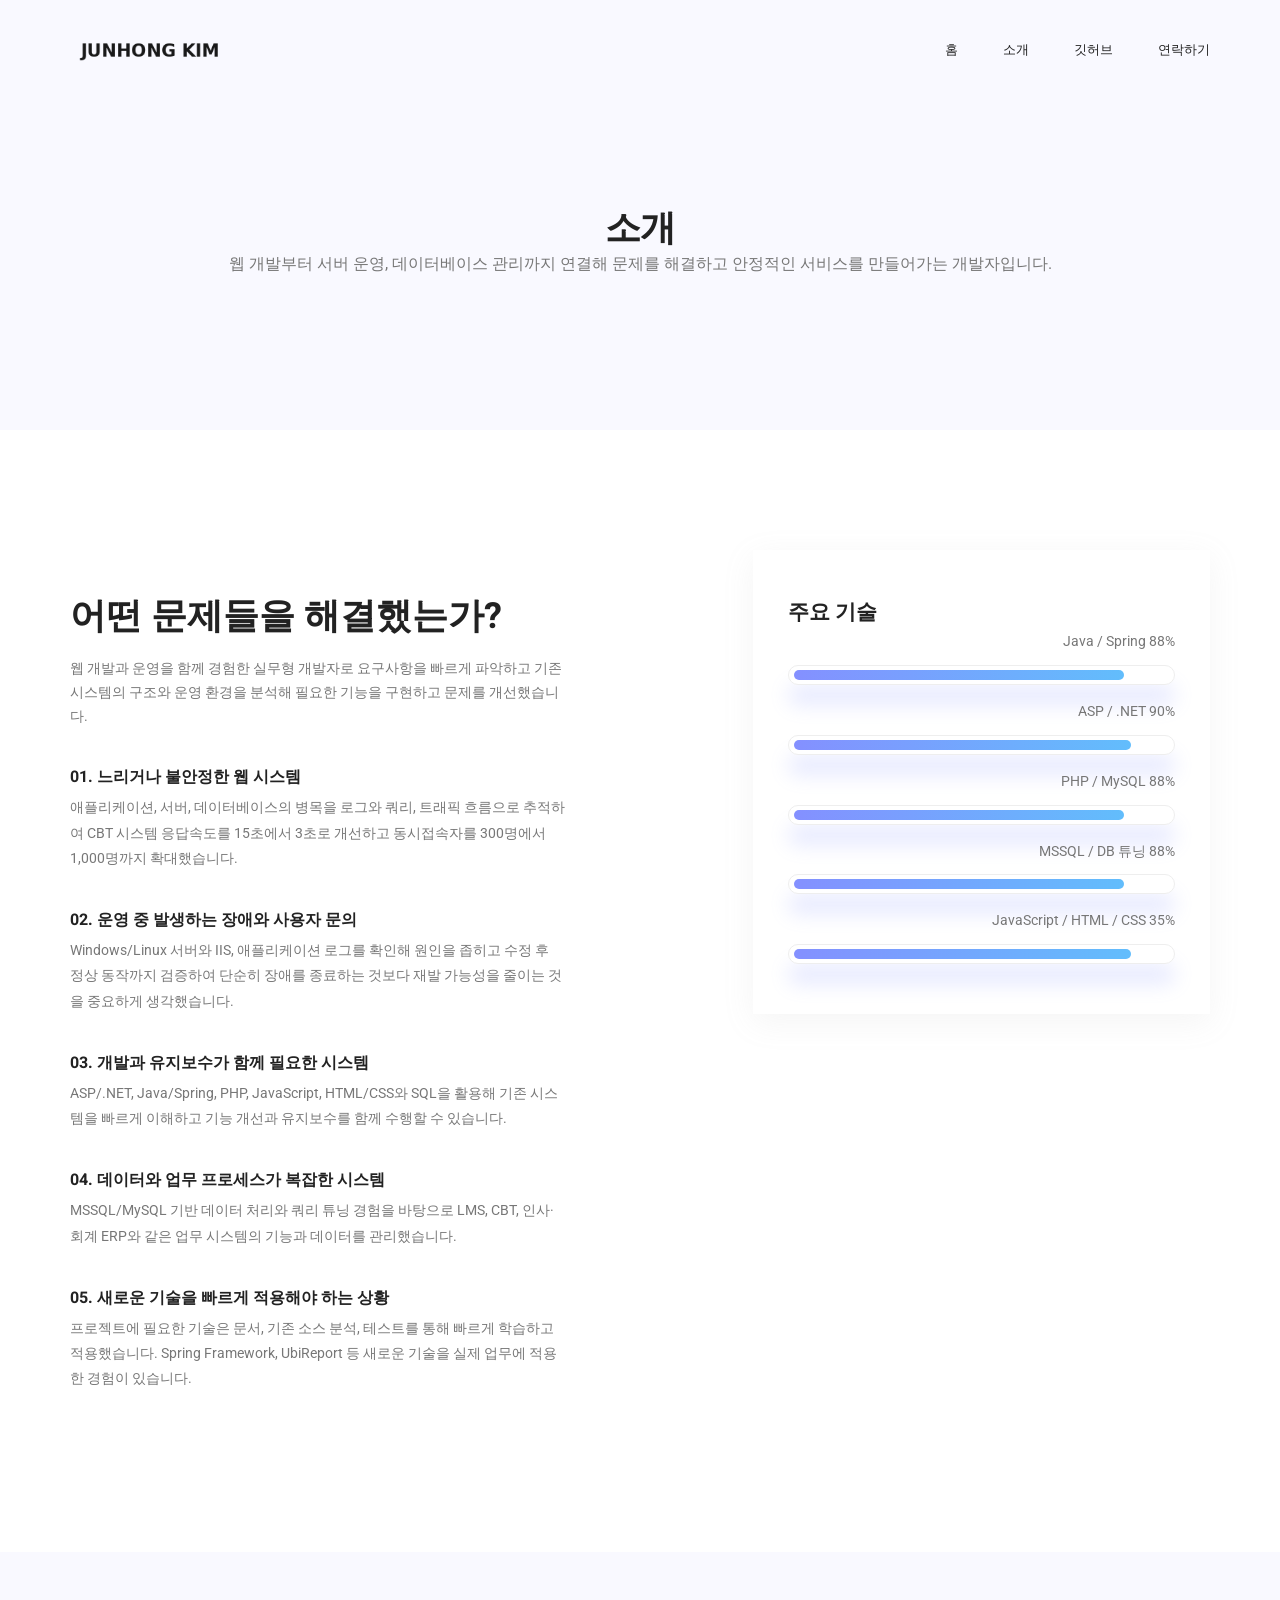
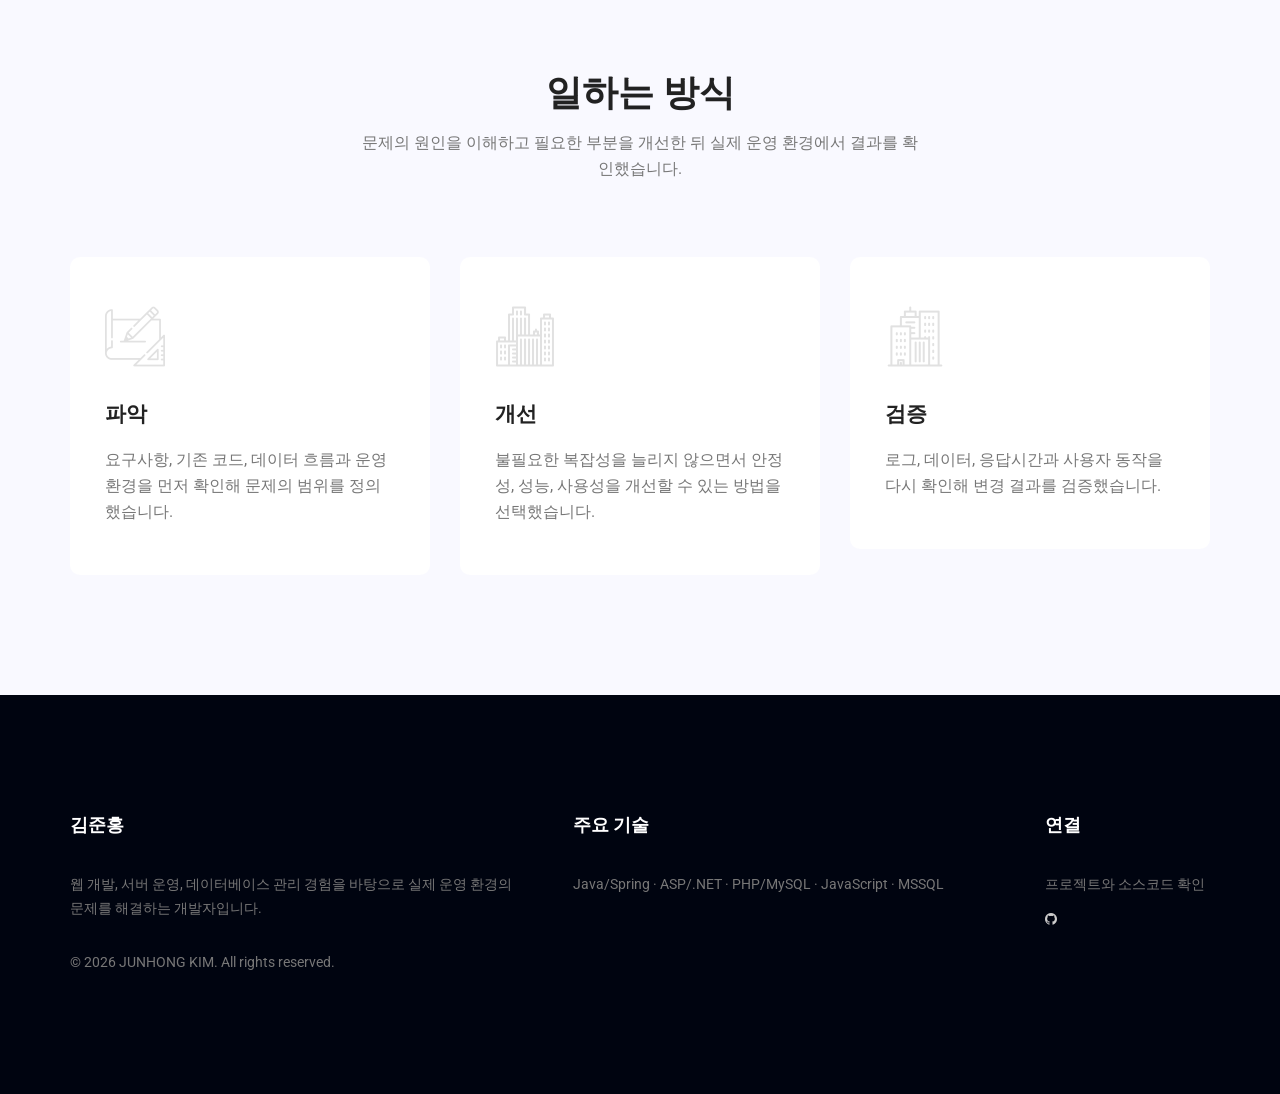
<file: about-us.html>
<!doctype html>
<html lang="ko">
    <head>
        <!-- Required meta tags -->
        <meta charset="utf-8">
        <meta name="viewport" content="width=device-width, initial-scale=1, shrink-to-fit=no">
        <link rel="icon" href="img/favicon.png" type="image/png">
        <title>김준홍 | 소개</title>
        <!-- Bootstrap CSS -->
        <link rel="stylesheet" href="css/bootstrap.css">
        <link rel="stylesheet" href="vendors/linericon/style.css">
        <link rel="stylesheet" href="css/font-awesome.min.css">
        <link rel="stylesheet" href="vendors/owl-carousel/owl.carousel.min.css">
        <link rel="stylesheet" href="vendors/lightbox/simpleLightbox.css">
        <link rel="stylesheet" href="vendors/nice-select/css/nice-select.css">
        <link rel="stylesheet" href="vendors/animate-css/animate.css">
        <link rel="stylesheet" href="vendors/flaticon/flaticon.css">
        <!-- main css -->
        <link rel="stylesheet" href="css/style.css">
        <link rel="stylesheet" href="css/responsive.css">
        <link rel="stylesheet" href="css/portfolio-custom.css">
    </head>
    <body>
        
        <!--================Header Menu Area =================-->
        <header class="header_area">
            <div class="main_menu" id="mainNav">
            	<nav class="navbar navbar-expand-lg navbar-light">
					<div class="container box_1620">
						<!-- Brand and toggle get grouped for better mobile display -->
						<a class="navbar-brand logo_h" href="index.html"><img src="img/logo.png" alt=""></a>
						<button class="navbar-toggler" type="button" data-toggle="collapse" data-target="#navbarSupportedContent" aria-controls="navbarSupportedContent" aria-expanded="false" aria-label="Toggle navigation">
							<span class="icon-bar"></span>
							<span class="icon-bar"></span>
							<span class="icon-bar"></span>
						</button>
						<!-- Collect the nav links, forms, and other content for toggling -->
						<div class="collapse navbar-collapse offset" id="navbarSupportedContent">
<ul class="nav navbar-nav menu_nav ml-auto">
    <li class="nav-item"><a class="nav-link" href="index.html">홈</a></li>
    <li class="nav-item"><a class="nav-link" href="about-us.html">소개</a></li>
    <li class="nav-item"><a class="nav-link" href="https://github.com/Kimjh1214" target="_blank" rel="noopener">깃허브</a></li>
    <li class="nav-item"><a class="nav-link" href="contact.html">연락하기</a></li>
</ul>
</div>
</div>
</nav>
            </div>
        </header>
        <!--================Header Menu Area =================-->
        
        <!--================Home Banner Area =================-->
<section class="banner_area">
    <div class="banner_inner d-flex align-items-center">
        <div class="overlay bg-parallax"></div>
        <div class="container">
            <div class="banner_content text-center">
                <h2>소개</h2>
                <p>웹 개발부터 서버 운영, 데이터베이스 관리까지 연결해 문제를 해결하고 안정적인 서비스를 만들어가는 개발자입니다.</p>
            </div>
        </div>
    </div>
</section>
<!--================End Home Banner Area =================-->

<!--================Welcome Area =================-->
<section class="welcome_area p_120">
    <div class="container">
        <div class="row welcome_inner">
            <div class="col-lg-7">
                <div class="welcome_text">
                    <h4>어떤 문제들을 해결했는가?</h4>
                    <p>웹 개발과 운영을 함께 경험한 실무형 개발자로 요구사항을 빠르게 파악하고 기존 시스템의 구조와 운영 환경을 분석해 필요한 기능을 구현하고 문제를 개선했습니다.</p>
                    <div class="about_problem_list">
                        <div class="problem_item">
                            <h5>01. 느리거나 불안정한 웹 시스템</h5>
                            <p>애플리케이션, 서버, 데이터베이스의 병목을 로그와 쿼리, 트래픽 흐름으로 추적하여 CBT 시스템 응답속도를 15초에서 3초로 개선하고 동시접속자를 300명에서 1,000명까지 확대했습니다.</p>
                        </div>
                        <div class="problem_item">
                            <h5>02. 운영 중 발생하는 장애와 사용자 문의</h5>
                            <p>Windows/Linux 서버와 IIS, 애플리케이션 로그를 확인해 원인을 좁히고 수정 후 정상 동작까지 검증하여 단순히 장애를 종료하는 것보다 재발 가능성을 줄이는 것을 중요하게 생각했습니다.</p>
                        </div>
                        <div class="problem_item">
                            <h5>03. 개발과 유지보수가 함께 필요한 시스템</h5>
                            <p>ASP/.NET, Java/Spring, PHP, JavaScript, HTML/CSS와 SQL을 활용해 기존 시스템을 빠르게 이해하고 기능 개선과 유지보수를 함께 수행할 수 있습니다.</p>
                        </div>
                        <div class="problem_item">
                            <h5>04. 데이터와 업무 프로세스가 복잡한 시스템</h5>
                            <p>MSSQL/MySQL 기반 데이터 처리와 쿼리 튜닝 경험을 바탕으로 LMS, CBT, 인사·회계 ERP와 같은 업무 시스템의 기능과 데이터를 관리했습니다.</p>
                        </div>
                        <div class="problem_item">
                            <h5>05. 새로운 기술을 빠르게 적용해야 하는 상황</h5>
                            <p>프로젝트에 필요한 기술은 문서, 기존 소스 분석, 테스트를 통해 빠르게 학습하고 적용했습니다. Spring Framework, UbiReport 등 새로운 기술을 실제 업무에 적용한 경험이 있습니다.</p>
                        </div>
                    </div>
                </div>
            </div>
            <div class="col-lg-5">
                <div class="tools_expert">
                    <h3>주요 기술</h3>
                    <div class="skill_main">
                        <div class="skill_item"><h4>Java / Spring <span class="counter">88</span>%</h4><div class="progress"><div class="progress-bar" role="progressbar" aria-valuenow="88" aria-valuemin="0" aria-valuemax="100"></div></div></div>
                        <div class="skill_item"><h4>ASP / .NET <span class="counter">90</span>%</h4><div class="progress"><div class="progress-bar" role="progressbar" aria-valuenow="90" aria-valuemin="0" aria-valuemax="100"></div></div></div>
                        <div class="skill_item"><h4>PHP / MySQL <span class="counter">88</span>%</h4><div class="progress"><div class="progress-bar" role="progressbar" aria-valuenow="88" aria-valuemin="0" aria-valuemax="100"></div></div></div>
                        <div class="skill_item"><h4>MSSQL / DB 튜닝 <span class="counter">88</span>%</h4><div class="progress"><div class="progress-bar" role="progressbar" aria-valuenow="88" aria-valuemin="0" aria-valuemax="100"></div></div></div>
                        <div class="skill_item"><h4>JavaScript / HTML / CSS <span class="counter">90</span>%</h4><div class="progress"><div class="progress-bar" role="progressbar" aria-valuenow="90" aria-valuemin="0" aria-valuemax="100"></div></div></div>
                    </div>
                </div>
            </div>
        </div>
    </div>
</section>
<!--================End Welcome Area =================-->

<section class="feature_area p_120">
    <div class="container">
        <div class="main_title">
            <h2>일하는 방식</h2>
            <p>문제의 원인을 이해하고 필요한 부분을 개선한 뒤 실제 운영 환경에서 결과를 확인했습니다.</p>
        </div>
        <div class="feature_inner row">
            <div class="col-lg-4 col-md-6"><div class="feature_item"><i class="flaticon-sketch"></i><h4>파악</h4><p>요구사항, 기존 코드, 데이터 흐름과 운영 환경을 먼저 확인해 문제의 범위를 정의했습니다.</p></div></div>
            <div class="col-lg-4 col-md-6"><div class="feature_item"><i class="flaticon-city"></i><h4>개선</h4><p>불필요한 복잡성을 늘리지 않으면서 안정성, 성능, 사용성을 개선할 수 있는 방법을 선택했습니다.</p></div></div>
            <div class="col-lg-4 col-md-6"><div class="feature_item"><i class="flaticon-skyline"></i><h4>검증</h4><p>로그, 데이터, 응답시간과 사용자 동작을 다시 확인해 변경 결과를 검증했습니다.</p></div></div>
        </div>
    </div>
</section>
<!--================Footer Area =================-->
<footer class="footer_area p_120">
    <div class="container">
        <div class="row footer_inner">
            <div class="col-lg-5 col-sm-6">
                <aside class="f_widget ab_widget">
                    <div class="f_title"><h3>김준홍</h3></div>
                    <p>웹 개발, 서버 운영, 데이터베이스 관리 경험을 바탕으로 실제 운영 환경의 문제를 해결하는 개발자입니다.</p>
                    <p>© <script>document.write(new Date().getFullYear());</script> JUNHONG KIM. All rights reserved.</p>
                </aside>
            </div>
            <div class="col-lg-5 col-sm-6">
                <aside class="f_widget news_widget">
                    <div class="f_title"><h3>주요 기술</h3></div>
                    <p>Java/Spring · ASP/.NET · PHP/MySQL · JavaScript · MSSQL</p>
                </aside>
            </div>
            <div class="col-lg-2">
                <aside class="f_widget social_widget">
                    <div class="f_title"><h3>연결</h3></div>
                    <p>프로젝트와 소스코드 확인</p>
                    <ul class="list">
                        <li><a href="https://github.com/Kimjh1214" target="_blank" rel="noopener" aria-label="깃허브"><i class="fa fa-github"></i></a></li>
                    </ul>
                </aside>
            </div>
        </div>
    </div>
</footer>
<!--================End Footer Area =================-->       

        
        <!-- Optional JavaScript -->
        <!-- jQuery first, then Popper.js, then Bootstrap JS -->
        <script src="js/jquery-3.2.1.min.js"></script>
        <script src="js/popper.js"></script>
        <script src="js/bootstrap.min.js"></script>
        <script src="js/stellar.js"></script>
        <script src="vendors/lightbox/simpleLightbox.min.js"></script>
        <script src="vendors/nice-select/js/jquery.nice-select.min.js"></script>
        <script src="vendors/isotope/imagesloaded.pkgd.min.js"></script>
        <script src="vendors/isotope/isotope-min.js"></script>
        <script src="vendors/owl-carousel/owl.carousel.min.js"></script>
        <script src="js/jquery.ajaxchimp.min.js"></script>
        <script src="js/mail-script.js"></script>
        <script src="vendors/counter-up/jquery.waypoints.min.js"></script>
        <script src="vendors/counter-up/jquery.counterup.min.js"></script>
        <script src="js/theme.js"></script>
    </body>
</html>
</file>
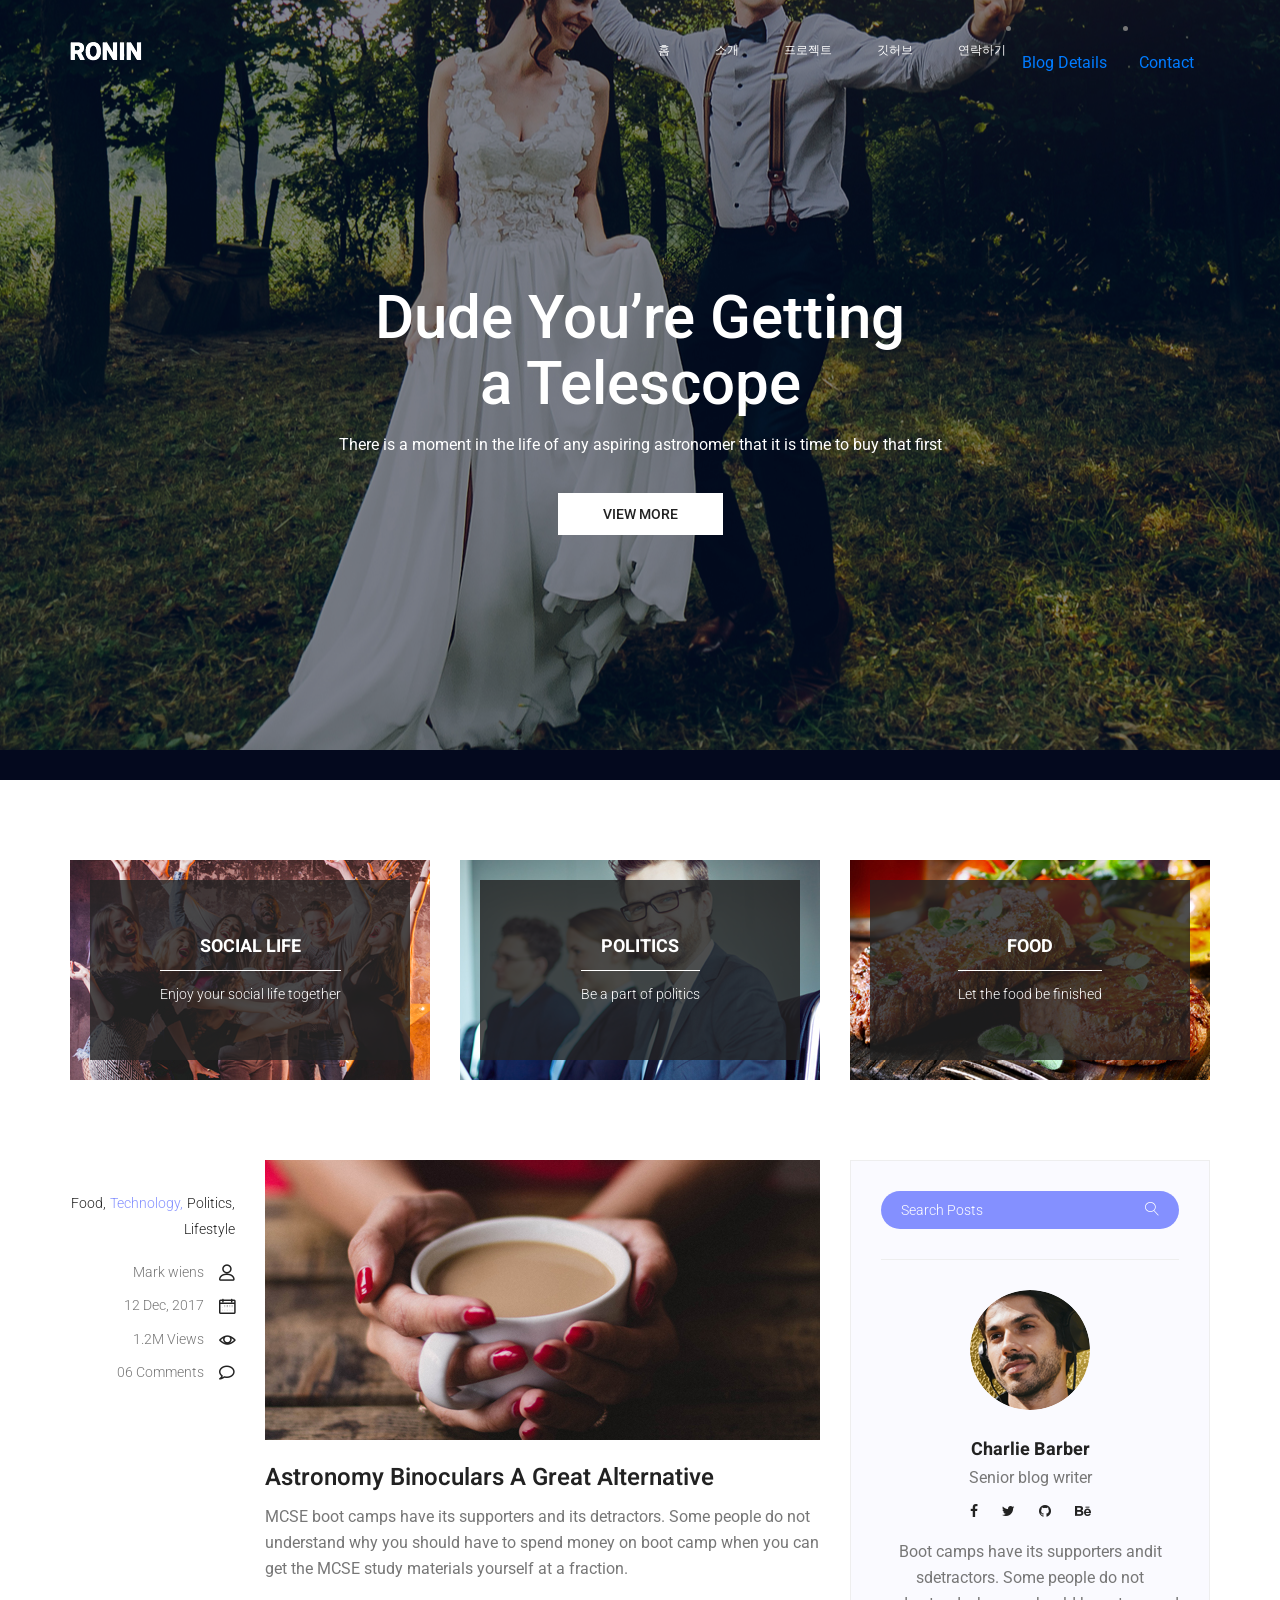
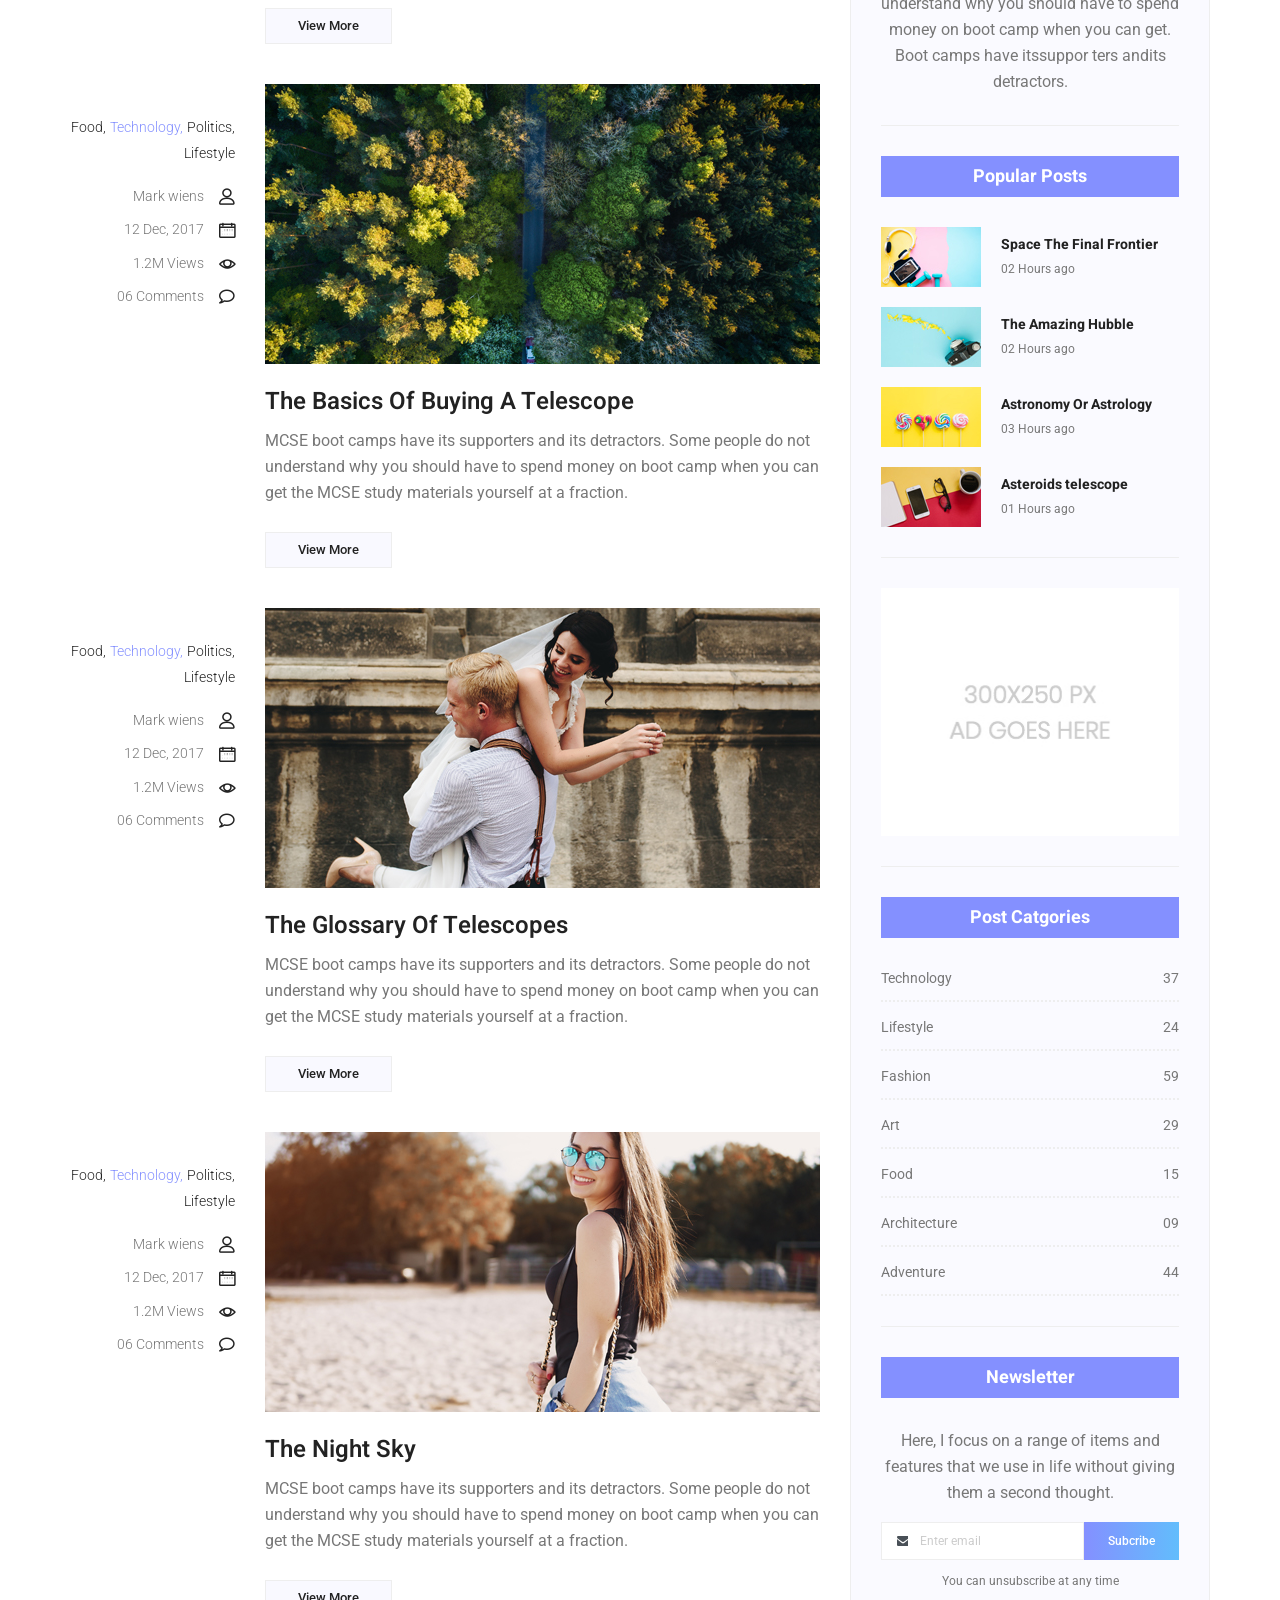
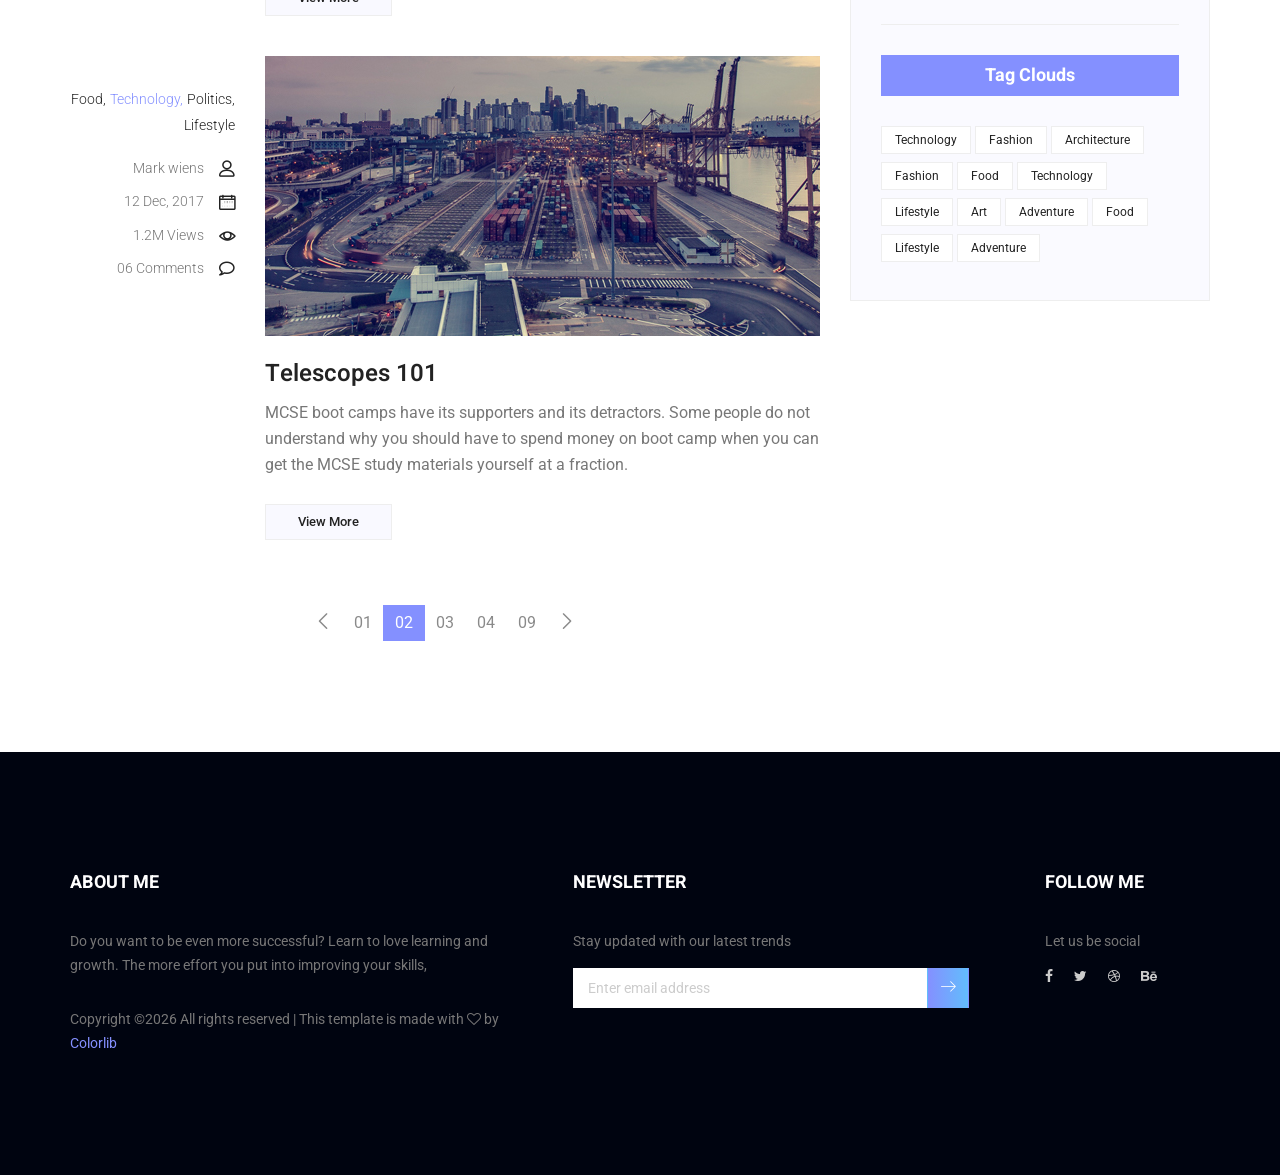
<file: blog.html>
<!doctype html>
<html lang="en">
    <head>
        <!-- Required meta tags -->
        <meta charset="utf-8">
        <meta name="viewport" content="width=device-width, initial-scale=1, shrink-to-fit=no">
        <link rel="icon" href="img/favicon.png" type="image/png">
        <title>Ronin Multi</title>
        <!-- Bootstrap CSS -->
        <link rel="stylesheet" href="css/bootstrap.css">
        <link rel="stylesheet" href="vendors/linericon/style.css">
        <link rel="stylesheet" href="css/font-awesome.min.css">
        <link rel="stylesheet" href="vendors/owl-carousel/owl.carousel.min.css">
        <link rel="stylesheet" href="vendors/lightbox/simpleLightbox.css">
        <link rel="stylesheet" href="vendors/nice-select/css/nice-select.css">
        <link rel="stylesheet" href="vendors/animate-css/animate.css">
        <!-- main css -->
        <link rel="stylesheet" href="css/style.css">
        <link rel="stylesheet" href="css/responsive.css">
    </head>
    <body>
        
        <!--================Header Menu Area =================-->
        <header class="header_area white_menu">
            <div class="main_menu" id="mainNav">
            	<nav class="navbar navbar-expand-lg navbar-light">
					<div class="container box_1620">
						<!-- Brand and toggle get grouped for better mobile display -->
						<a class="navbar-brand logo_h" href="index.html"><img src="img/logo.png" alt=""><img src="img/logo-2.png" alt=""></a>
						<button class="navbar-toggler" type="button" data-toggle="collapse" data-target="#navbarSupportedContent" aria-controls="navbarSupportedContent" aria-expanded="false" aria-label="Toggle navigation">
							<span class="icon-bar"></span>
							<span class="icon-bar"></span>
							<span class="icon-bar"></span>
						</button>
						<!-- Collect the nav links, forms, and other content for toggling -->
						<div class="collapse navbar-collapse offset" id="navbarSupportedContent">
							<ul class="nav navbar-nav menu_nav ml-auto">
    <li class="nav-item"><a class="nav-link" href="index.html">홈</a></li>
    <li class="nav-item"><a class="nav-link" href="about-us.html">소개</a></li>
    <li class="nav-item"><a class="nav-link" href="portfolio.html">프로젝트</a></li>
    <li class="nav-item"><a class="nav-link" href="https://github.com/Kimjh1214" target="_blank" rel="noopener">깃허브</a></li>
    <li class="nav-item"><a class="nav-link" href="contact.html">연락하기</a></li>
</ul>
								</li> 
								
										<li class="nav-item"><a class="nav-link" href="single-blog.html">Blog Details</a></li>
									</ul>
								</li> 
								<li class="nav-item"><a class="nav-link" href="contact.html">Contact</a></li>
							</ul>
						</div> 
					</div>
            	</nav>
            </div>
        </header>
        <!--================Header Menu Area =================-->
        
        <!--================Home Banner Area =================-->
        <section class="home_banner_area blog_banner">
            <div class="banner_inner d-flex align-items-center">
            	<div class="overlay bg-parallax" data-stellar-ratio="0.9" data-stellar-vertical-offset="0" data-background=""></div>
				<div class="container">
					<div class="blog_b_text text-center">
						<h2>Dude You’re Getting <br /> a Telescope</h2>
						<p>There is a moment in the life of any aspiring astronomer that it is time to buy that first</p>
						<a class="white_bg_btn" href="#">View More</a>
					</div>
				</div>
            </div>
        </section>
        <!--================End Home Banner Area =================-->
        
        <!--================Blog Categorie Area =================-->
        <section class="blog_categorie_area">
            <div class="container">
                <div class="row">
                    <div class="col-lg-4">
                        <div class="categories_post">
                            <img src="img/blog/cat-post/cat-post-3.jpg" alt="post">
                            <div class="categories_details">
                                <div class="categories_text">
                                    <a href="blog-details.html"><h5>Social Life</h5></a>
                                    <div class="border_line"></div>
                                    <p>Enjoy your social life together</p>
                                </div>
                            </div>
                        </div>
                    </div>
                    <div class="col-lg-4">
                        <div class="categories_post">
                            <img src="img/blog/cat-post/cat-post-2.jpg" alt="post">
                            <div class="categories_details">
                                <div class="categories_text">
                                    <a href="blog-details.html"><h5>Politics</h5></a>
                                    <div class="border_line"></div>
                                    <p>Be a part of politics</p>
                                </div>
                            </div>
                        </div>
                    </div>
                    <div class="col-lg-4">
                        <div class="categories_post">
                            <img src="img/blog/cat-post/cat-post-1.jpg" alt="post">
                            <div class="categories_details">
                                <div class="categories_text">
                                    <a href="blog-details.html"><h5>Food</h5></a>
                                    <div class="border_line"></div>
                                    <p>Let the food be finished</p>
                                </div>
                            </div>
                        </div>
                    </div>
                </div>
            </div>
        </section>
        <!--================Blog Categorie Area =================-->
        
        <!--================Blog Area =================-->
        <section class="blog_area">
            <div class="container">
                <div class="row">
                    <div class="col-lg-8">
                        <div class="blog_left_sidebar">
                            <article class="row blog_item">
                               <div class="col-md-3">
                                   <div class="blog_info text-right">
                                        <div class="post_tag">
                                            <a href="#">Food,</a>
                                            <a class="active" href="#">Technology,</a>
                                            <a href="#">Politics,</a>
                                            <a href="#">Lifestyle</a>
                                        </div>
                                        <ul class="blog_meta list">
                                            <li><a href="#">Mark wiens<i class="lnr lnr-user"></i></a></li>
                                            <li><a href="#">12 Dec, 2017<i class="lnr lnr-calendar-full"></i></a></li>
                                            <li><a href="#">1.2M Views<i class="lnr lnr-eye"></i></a></li>
                                            <li><a href="#">06 Comments<i class="lnr lnr-bubble"></i></a></li>
                                        </ul>
                                    </div>
                               </div>
                                <div class="col-md-9">
                                    <div class="blog_post">
                                        <img src="img/blog/main-blog/m-blog-1.jpg" alt="">
                                        <div class="blog_details">
                                            <a href="single-blog.html"><h2>Astronomy Binoculars A Great Alternative</h2></a>
                                            <p>MCSE boot camps have its supporters and its detractors. Some people do not understand why you should have to spend money on boot camp when you can get the MCSE study materials yourself at a fraction.</p>
                                            <a href="single-blog.html" class="blog_btn">View More</a>
                                        </div>
                                    </div>
                                </div>
                            </article>
                            <article class="row blog_item">
                               <div class="col-md-3">
                                   <div class="blog_info text-right">
                                        <div class="post_tag">
                                            <a href="#">Food,</a>
                                            <a class="active" href="#">Technology,</a>
                                            <a href="#">Politics,</a>
                                            <a href="#">Lifestyle</a>
                                        </div>
                                        <ul class="blog_meta list">
                                            <li><a href="#">Mark wiens<i class="lnr lnr-user"></i></a></li>
                                            <li><a href="#">12 Dec, 2017<i class="lnr lnr-calendar-full"></i></a></li>
                                            <li><a href="#">1.2M Views<i class="lnr lnr-eye"></i></a></li>
                                            <li><a href="#">06 Comments<i class="lnr lnr-bubble"></i></a></li>
                                        </ul>
                                    </div>
                               </div>
                                <div class="col-md-9">
                                    <div class="blog_post">
                                        <img src="img/blog/main-blog/m-blog-2.jpg" alt="">
                                        <div class="blog_details">
                                            <a href="single-blog.html"><h2>The Basics Of Buying A Telescope</h2></a>
                                            <p>MCSE boot camps have its supporters and its detractors. Some people do not understand why you should have to spend money on boot camp when you can get the MCSE study materials yourself at a fraction.</p>
                                            <a href="single-blog.html" class="blog_btn">View More</a>
                                        </div>
                                    </div>
                                </div>
                            </article>
                            <article class="row blog_item">
                               <div class="col-md-3">
                                   <div class="blog_info text-right">
                                        <div class="post_tag">
                                            <a href="#">Food,</a>
                                            <a class="active" href="#">Technology,</a>
                                            <a href="#">Politics,</a>
                                            <a href="#">Lifestyle</a>
                                        </div>
                                        <ul class="blog_meta list">
                                            <li><a href="#">Mark wiens<i class="lnr lnr-user"></i></a></li>
                                            <li><a href="#">12 Dec, 2017<i class="lnr lnr-calendar-full"></i></a></li>
                                            <li><a href="#">1.2M Views<i class="lnr lnr-eye"></i></a></li>
                                            <li><a href="#">06 Comments<i class="lnr lnr-bubble"></i></a></li>
                                        </ul>
                                    </div>
                               </div>
                                <div class="col-md-9">
                                    <div class="blog_post">
                                        <img src="img/blog/main-blog/m-blog-3.jpg" alt="">
                                        <div class="blog_details">
                                            <a href="single-blog.html"><h2>The Glossary Of Telescopes</h2></a>
                                            <p>MCSE boot camps have its supporters and its detractors. Some people do not understand why you should have to spend money on boot camp when you can get the MCSE study materials yourself at a fraction.</p>
                                            <a href="single-blog.html" class="blog_btn">View More</a>
                                        </div>
                                    </div>
                                </div>
                            </article>
                            <article class="row blog_item">
                               <div class="col-md-3">
                                   <div class="blog_info text-right">
                                        <div class="post_tag">
                                            <a href="#">Food,</a>
                                            <a class="active" href="#">Technology,</a>
                                            <a href="#">Politics,</a>
                                            <a href="#">Lifestyle</a>
                                        </div>
                                        <ul class="blog_meta list">
                                            <li><a href="#">Mark wiens<i class="lnr lnr-user"></i></a></li>
                                            <li><a href="#">12 Dec, 2017<i class="lnr lnr-calendar-full"></i></a></li>
                                            <li><a href="#">1.2M Views<i class="lnr lnr-eye"></i></a></li>
                                            <li><a href="#">06 Comments<i class="lnr lnr-bubble"></i></a></li>
                                        </ul>
                                    </div>
                               </div>
                                <div class="col-md-9">
                                    <div class="blog_post">
                                        <img src="img/blog/main-blog/m-blog-4.jpg" alt="">
                                        <div class="blog_details">
                                            <a href="single-blog.html"><h2>The Night Sky</h2></a>
                                            <p>MCSE boot camps have its supporters and its detractors. Some people do not understand why you should have to spend money on boot camp when you can get the MCSE study materials yourself at a fraction.</p>
                                            <a href="single-blog.html" class="blog_btn">View More</a>
                                        </div>
                                    </div>
                                </div>
                            </article>
                            <article class="row blog_item">
                               <div class="col-md-3">
                                   <div class="blog_info text-right">
                                        <div class="post_tag">
                                            <a href="#">Food,</a>
                                            <a class="active" href="#">Technology,</a>
                                            <a href="#">Politics,</a>
                                            <a href="#">Lifestyle</a>
                                        </div>
                                        <ul class="blog_meta list">
                                            <li><a href="#">Mark wiens<i class="lnr lnr-user"></i></a></li>
                                            <li><a href="#">12 Dec, 2017<i class="lnr lnr-calendar-full"></i></a></li>
                                            <li><a href="#">1.2M Views<i class="lnr lnr-eye"></i></a></li>
                                            <li><a href="#">06 Comments<i class="lnr lnr-bubble"></i></a></li>
                                        </ul>
                                    </div>
                               </div>
                                <div class="col-md-9">
                                    <div class="blog_post">
                                        <img src="img/blog/main-blog/m-blog-5.jpg" alt="">
                                        <div class="blog_details">
                                            <a href="single-blog.html"><h2>Telescopes 101</h2></a>
                                            <p>MCSE boot camps have its supporters and its detractors. Some people do not understand why you should have to spend money on boot camp when you can get the MCSE study materials yourself at a fraction.</p>
                                            <a href="single-blog.html" class="blog_btn">View More</a>
                                        </div>
                                    </div>
                                </div>
                            </article>
                            <nav class="blog-pagination justify-content-center d-flex">
		                        <ul class="pagination">
		                            <li class="page-item">
		                                <a href="#" class="page-link" aria-label="Previous">
		                                    <span aria-hidden="true">
		                                        <span class="lnr lnr-chevron-left"></span>
		                                    </span>
		                                </a>
		                            </li>
		                            <li class="page-item"><a href="#" class="page-link">01</a></li>
		                            <li class="page-item active"><a href="#" class="page-link">02</a></li>
		                            <li class="page-item"><a href="#" class="page-link">03</a></li>
		                            <li class="page-item"><a href="#" class="page-link">04</a></li>
		                            <li class="page-item"><a href="#" class="page-link">09</a></li>
		                            <li class="page-item">
		                                <a href="#" class="page-link" aria-label="Next">
		                                    <span aria-hidden="true">
		                                        <span class="lnr lnr-chevron-right"></span>
		                                    </span>
		                                </a>
		                            </li>
		                        </ul>
		                    </nav>
                        </div>
                    </div>
                    <div class="col-lg-4">
                        <div class="blog_right_sidebar">
                            <aside class="single_sidebar_widget search_widget">
                                <div class="input-group">
                                    <input type="text" class="form-control" placeholder="Search Posts">
                                    <span class="input-group-btn">
                                        <button class="btn btn-default" type="button"><i class="lnr lnr-magnifier"></i></button>
                                    </span>
                                </div><!-- /input-group -->
                                <div class="br"></div>
                            </aside>
                            <aside class="single_sidebar_widget author_widget">
                                <img class="author_img rounded-circle" src="img/blog/author.png" alt="">
                                <h4>Charlie Barber</h4>
                                <p>Senior blog writer</p>
                                <div class="social_icon">
                                    <a href="#"><i class="fa fa-facebook"></i></a>
                                    <a href="#"><i class="fa fa-twitter"></i></a>
                                    <a href="#"><i class="fa fa-github"></i></a>
                                    <a href="#"><i class="fa fa-behance"></i></a>
                                </div>
                                <p>Boot camps have its supporters andit sdetractors. Some people do not understand why you should have to spend money on boot camp when you can get. Boot camps have itssuppor ters andits detractors.</p>
                                <div class="br"></div>
                            </aside>
                            <aside class="single_sidebar_widget popular_post_widget">
                                <h3 class="widget_title">Popular Posts</h3>
                                <div class="media post_item">
                                    <img src="img/blog/popular-post/post1.jpg" alt="post">
                                    <div class="media-body">
                                        <a href="blog-details.html"><h3>Space The Final Frontier</h3></a>
                                        <p>02 Hours ago</p>
                                    </div>
                                </div>
                                <div class="media post_item">
                                    <img src="img/blog/popular-post/post2.jpg" alt="post">
                                    <div class="media-body">
                                        <a href="blog-details.html"><h3>The Amazing Hubble</h3></a>
                                        <p>02 Hours ago</p>
                                    </div>
                                </div>
                                <div class="media post_item">
                                    <img src="img/blog/popular-post/post3.jpg" alt="post">
                                    <div class="media-body">
                                        <a href="blog-details.html"><h3>Astronomy Or Astrology</h3></a>
                                        <p>03 Hours ago</p>
                                    </div>
                                </div>
                                <div class="media post_item">
                                    <img src="img/blog/popular-post/post4.jpg" alt="post">
                                    <div class="media-body">
                                        <a href="blog-details.html"><h3>Asteroids telescope</h3></a>
                                        <p>01 Hours ago</p>
                                    </div>
                                </div>
                                <div class="br"></div>
                            </aside>
                            <aside class="single_sidebar_widget ads_widget">
                                <a href="#"><img class="img-fluid" src="img/blog/add.jpg" alt=""></a>
                                <div class="br"></div>
                            </aside>
                            <aside class="single_sidebar_widget post_category_widget">
                                <h4 class="widget_title">Post Catgories</h4>
                                <ul class="list cat-list">
                                    <li>
                                        <a href="#" class="d-flex justify-content-between">
                                            <p>Technology</p>
                                            <p>37</p>
                                        </a>
                                    </li>
                                    <li>
                                        <a href="#" class="d-flex justify-content-between">
                                            <p>Lifestyle</p>
                                            <p>24</p>
                                        </a>
                                    </li>
                                    <li>
                                        <a href="#" class="d-flex justify-content-between">
                                            <p>Fashion</p>
                                            <p>59</p>
                                        </a>
                                    </li>
                                    <li>
                                        <a href="#" class="d-flex justify-content-between">
                                            <p>Art</p>
                                            <p>29</p>
                                        </a>
                                    </li>
                                    <li>
                                        <a href="#" class="d-flex justify-content-between">
                                            <p>Food</p>
                                            <p>15</p>
                                        </a>
                                    </li>
                                    <li>
                                        <a href="#" class="d-flex justify-content-between">
                                            <p>Architecture</p>
                                            <p>09</p>
                                        </a>
                                    </li>
                                    <li>
                                        <a href="#" class="d-flex justify-content-between">
                                            <p>Adventure</p>
                                            <p>44</p>
                                        </a>
                                    </li>															
                                </ul>
                                <div class="br"></div>
                            </aside>
                            <aside class="single-sidebar-widget newsletter_widget">
                                <h4 class="widget_title">Newsletter</h4>
                                <p>
                                Here, I focus on a range of items and features that we use in life without
                                giving them a second thought.
                                </p>
                                <div class="form-group d-flex flex-row">
                                    <div class="input-group">
                                        <div class="input-group-prepend">
                                            <div class="input-group-text"><i class="fa fa-envelope" aria-hidden="true"></i></div>
                                        </div>
                                        <input type="text" class="form-control" id="inlineFormInputGroup" placeholder="Enter email" onfocus="this.placeholder = ''" onblur="this.placeholder = 'Enter email'">
                                    </div>
                                    <a href="#" class="bbtns">Subcribe</a>
                                </div>	
                                <p class="text-bottom">You can unsubscribe at any time</p>	
                                <div class="br"></div>							
                            </aside>
                            <aside class="single-sidebar-widget tag_cloud_widget">
                                <h4 class="widget_title">Tag Clouds</h4>
                                <ul class="list">
                                    <li><a href="#">Technology</a></li>
                                    <li><a href="#">Fashion</a></li>
                                    <li><a href="#">Architecture</a></li>
                                    <li><a href="#">Fashion</a></li>
                                    <li><a href="#">Food</a></li>
                                    <li><a href="#">Technology</a></li>
                                    <li><a href="#">Lifestyle</a></li>
                                    <li><a href="#">Art</a></li>
                                    <li><a href="#">Adventure</a></li>
                                    <li><a href="#">Food</a></li>
                                    <li><a href="#">Lifestyle</a></li>
                                    <li><a href="#">Adventure</a></li>
                                </ul>
                            </aside>
                        </div>
                    </div>
                </div>
            </div>
        </section>
        <!--================Blog Area =================-->
        
        <!--================Footer Area =================-->
        <footer class="footer_area p_120">
        	<div class="container">
        		<div class="row footer_inner">
        			<div class="col-lg-5 col-sm-6">
        				<aside class="f_widget ab_widget">
        					<div class="f_title">
        						<h3>About Me</h3>
        					</div>
        					<p>Do you want to be even more successful? Learn to love learning and growth. The more effort you put into improving your skills,</p>
        					<p><!-- Link back to Colorlib can't be removed. Template is licensed under CC BY 3.0. -->
Copyright &copy;<script>document.write(new Date().getFullYear());</script> All rights reserved | This template is made with <i class="fa fa-heart-o" aria-hidden="true"></i> by <a href="https://colorlib.com" target="_blank">Colorlib</a>
<!-- Link back to Colorlib can't be removed. Template is licensed under CC BY 3.0. -->
</p>
        				</aside>
        			</div>
        			<div class="col-lg-5 col-sm-6">
        				<aside class="f_widget news_widget">
        					<div class="f_title">
        						<h3>Newsletter</h3>
        					</div>
        					<p>Stay updated with our latest trends</p>
        					<div id="mc_embed_signup">
                                <form target="_blank" action="https://spondonit.us12.list-manage.com/subscribe/post?u=1462626880ade1ac87bd9c93a&amp;id=92a4423d01" method="get" class="subscribe_form relative">
                                	<div class="input-group d-flex flex-row">
                                        <input name="EMAIL" placeholder="Enter email address" onfocus="this.placeholder = ''" onblur="this.placeholder = 'Email Address '" required="" type="email">
                                        <button class="btn sub-btn"><span class="lnr lnr-arrow-right"></span></button>		
                                    </div>				
                                    <div class="mt-10 info"></div>
                                </form>
                            </div>
        				</aside>
        			</div>
        			<div class="col-lg-2">
        				<aside class="f_widget social_widget">
        					<div class="f_title">
        						<h3>Follow Me</h3>
        					</div>
        					<p>Let us be social</p>
        					<ul class="list">
        						<li><a href="#"><i class="fa fa-facebook"></i></a></li>
        						<li><a href="#"><i class="fa fa-twitter"></i></a></li>
        						<li><a href="#"><i class="fa fa-dribbble"></i></a></li>
        						<li><a href="#"><i class="fa fa-behance"></i></a></li>
        					</ul>
        				</aside>
        			</div>
        		</div>
        	</div>
        </footer>
        <!--================End Footer Area =================-->
        
        
        
        
        <!-- Optional JavaScript -->
        <!-- jQuery first, then Popper.js, then Bootstrap JS -->
        <script src="js/jquery-3.2.1.min.js"></script>
        <script src="js/popper.js"></script>
        <script src="js/bootstrap.min.js"></script>
        <script src="js/stellar.js"></script>
        <script src="vendors/lightbox/simpleLightbox.min.js"></script>
        <script src="vendors/nice-select/js/jquery.nice-select.min.js"></script>
        <script src="vendors/isotope/imagesloaded.pkgd.min.js"></script>
        <script src="vendors/isotope/isotope-min.js"></script>
        <script src="vendors/owl-carousel/owl.carousel.min.js"></script>
        <script src="js/jquery.ajaxchimp.min.js"></script>
        <script src="js/mail-script.js"></script>
        <script src="vendors/counter-up/jquery.waypoints.min.js"></script>
        <script src="vendors/counter-up/jquery.counterup.min.js"></script>
        <script src="js/theme.js"></script>
    </body>
</html>
</file>
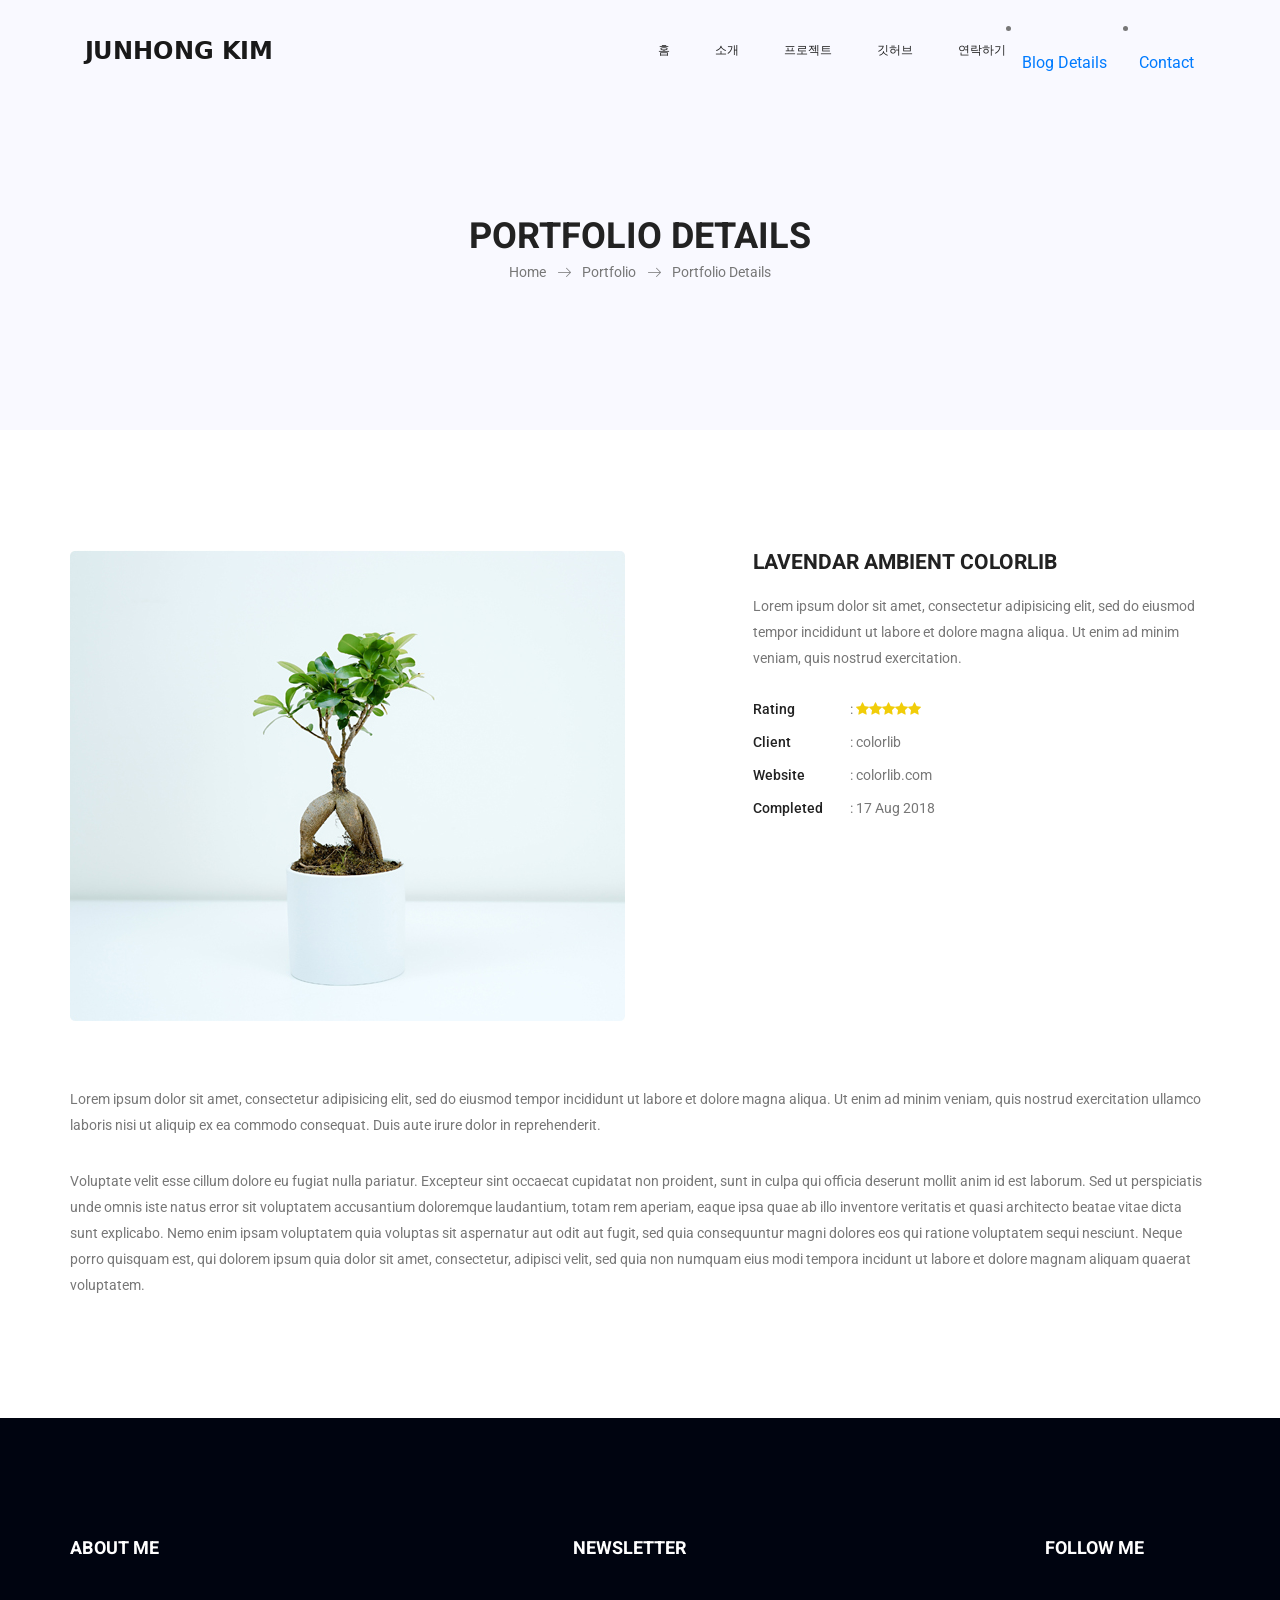
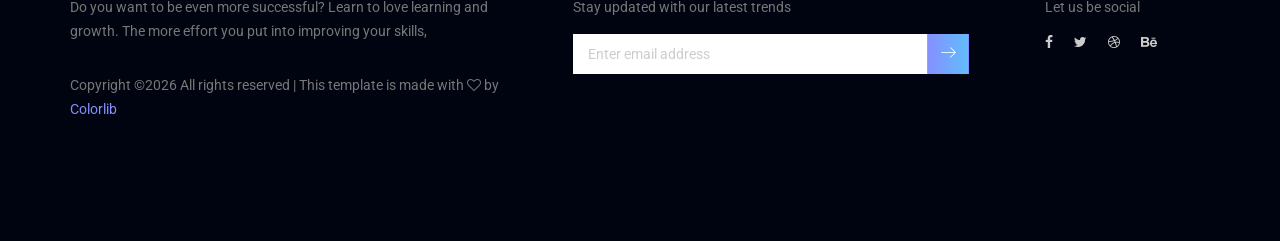
<file: portfolio-details.html>
<!doctype html>
<html lang="en">
    <head>
        <!-- Required meta tags -->
        <meta charset="utf-8">
        <meta name="viewport" content="width=device-width, initial-scale=1, shrink-to-fit=no">
        <link rel="icon" href="img/favicon.png" type="image/png">
        <title>Ronin Multi</title>
        <!-- Bootstrap CSS -->
        <link rel="stylesheet" href="css/bootstrap.css">
        <link rel="stylesheet" href="vendors/linericon/style.css">
        <link rel="stylesheet" href="css/font-awesome.min.css">
        <link rel="stylesheet" href="vendors/owl-carousel/owl.carousel.min.css">
        <link rel="stylesheet" href="vendors/lightbox/simpleLightbox.css">
        <link rel="stylesheet" href="vendors/nice-select/css/nice-select.css">
        <link rel="stylesheet" href="vendors/animate-css/animate.css">
        <link rel="stylesheet" href="vendors/flaticon/flaticon.css">
        <!-- main css -->
        <link rel="stylesheet" href="css/style.css">
        <link rel="stylesheet" href="css/responsive.css">
    </head>
    <body>
        
        <!--================Header Menu Area =================-->
        <header class="header_area">
            <div class="main_menu" id="mainNav">
            	<nav class="navbar navbar-expand-lg navbar-light">
					<div class="container box_1620">
						<!-- Brand and toggle get grouped for better mobile display -->
						<a class="navbar-brand logo_h" href="index.html"><img src="img/logo.png" alt=""></a>
						<button class="navbar-toggler" type="button" data-toggle="collapse" data-target="#navbarSupportedContent" aria-controls="navbarSupportedContent" aria-expanded="false" aria-label="Toggle navigation">
							<span class="icon-bar"></span>
							<span class="icon-bar"></span>
							<span class="icon-bar"></span>
						</button>
						<!-- Collect the nav links, forms, and other content for toggling -->
						<div class="collapse navbar-collapse offset" id="navbarSupportedContent">
							<ul class="nav navbar-nav menu_nav ml-auto">
    <li class="nav-item"><a class="nav-link" href="index.html">홈</a></li>
    <li class="nav-item"><a class="nav-link" href="about-us.html">소개</a></li>
    <li class="nav-item"><a class="nav-link" href="portfolio.html">프로젝트</a></li>
    <li class="nav-item"><a class="nav-link" href="https://github.com/Kimjh1214" target="_blank" rel="noopener">깃허브</a></li>
    <li class="nav-item"><a class="nav-link" href="contact.html">연락하기</a></li>
</ul>
								</li> 
								
										<li class="nav-item"><a class="nav-link" href="single-blog.html">Blog Details</a></li>
									</ul>
								</li> 
								<li class="nav-item"><a class="nav-link" href="contact.html">Contact</a></li>
							</ul>
						</div> 
					</div>
            	</nav>
            </div>
        </header>
        <!--================Header Menu Area =================-->
        
        <!--================Home Banner Area =================-->
        <section class="banner_area">
            <div class="banner_inner d-flex align-items-center">
            	<div class="overlay bg-parallax" data-stellar-ratio="0.9" data-stellar-vertical-offset="0" data-background=""></div>
				<div class="container">
					<div class="banner_content text-center">
						<h2>Portfolio Details</h2>
						<div class="page_link">
							<a href="index.html">Home</a>
							<a href="services.html">Portfolio</a>
							<a href="services.html">Portfolio Details</a>
						</div>
						
					</div>
				</div>
            </div>
        </section>
        <!--================End Home Banner Area =================-->
        
        <!--================Portfolio Details Area =================-->
        <section class="portfolio_details_area p_120">
        	<div class="container">
        		<div class="portfolio_details_inner">
					<div class="row">
						<div class="col-md-6">
							<div class="left_img">
								<img class="img-fluid" src="img/gallery/portfolio_details.jpg" alt="">
							</div>
						</div>
						<div class="col-md-6">
							<div class="portfolio_right_text">
								<h4>Lavendar ambient colorlib</h4>
								<p>Lorem ipsum dolor sit amet, consectetur adipisicing elit, sed do eiusmod tempor incididunt ut labore et dolore magna aliqua. Ut enim ad minim veniam, quis nostrud exercitation.</p>
								<ul class="list">
									<li><span>Rating</span>: <i class="fa fa-star"></i><i class="fa fa-star"></i><i class="fa fa-star"></i><i class="fa fa-star"></i><i class="fa fa-star"></i></li>
									<li><span>Client</span>:  colorlib</li>
									<li><span>Website</span>:  colorlib.com</li>
									<li><span>Completed</span>:  17 Aug 2018</li>
								</ul>
							</div>
						</div>
					</div>
       				<p>Lorem ipsum dolor sit amet, consectetur adipisicing elit, sed do eiusmod tempor incididunt ut labore et dolore magna aliqua. Ut enim ad minim veniam, quis nostrud exercitation ullamco laboris nisi ut aliquip ex ea commodo consequat. Duis aute irure dolor in reprehenderit.</p>
       				<p>Voluptate velit esse cillum dolore eu fugiat nulla pariatur. Excepteur sint occaecat cupidatat non proident, sunt in culpa qui officia deserunt mollit anim id est laborum. Sed ut perspiciatis unde omnis iste natus error sit voluptatem accusantium doloremque laudantium, totam rem aperiam, eaque ipsa quae ab illo inventore veritatis et quasi architecto beatae vitae dicta sunt explicabo. Nemo enim ipsam voluptatem quia voluptas sit aspernatur aut odit aut fugit, sed quia consequuntur magni dolores eos qui ratione voluptatem sequi nesciunt. Neque porro quisquam est, qui dolorem ipsum quia dolor sit amet, consectetur, adipisci velit, sed quia non numquam eius modi tempora incidunt ut labore et dolore magnam aliquam quaerat voluptatem.</p>
        		</div>
        	</div>
        </section>
        <!--================End Portfolio Details Area =================-->
        
        <!--================Footer Area =================-->
        <footer class="footer_area p_120">
        	<div class="container">
        		<div class="row footer_inner">
        			<div class="col-lg-5 col-sm-6">
        				<aside class="f_widget ab_widget">
        					<div class="f_title">
        						<h3>About Me</h3>
        					</div>
        					<p>Do you want to be even more successful? Learn to love learning and growth. The more effort you put into improving your skills,</p>
        					<p><!-- Link back to Colorlib can't be removed. Template is licensed under CC BY 3.0. -->
Copyright &copy;<script>document.write(new Date().getFullYear());</script> All rights reserved | This template is made with <i class="fa fa-heart-o" aria-hidden="true"></i> by <a href="https://colorlib.com" target="_blank">Colorlib</a>
<!-- Link back to Colorlib can't be removed. Template is licensed under CC BY 3.0. -->
</p>
        				</aside>
        			</div>
        			<div class="col-lg-5 col-sm-6">
        				<aside class="f_widget news_widget">
        					<div class="f_title">
        						<h3>Newsletter</h3>
        					</div>
        					<p>Stay updated with our latest trends</p>
        					<div id="mc_embed_signup">
                                <form target="_blank" action="https://spondonit.us12.list-manage.com/subscribe/post?u=1462626880ade1ac87bd9c93a&amp;id=92a4423d01" method="get" class="subscribe_form relative">
                                	<div class="input-group d-flex flex-row">
                                        <input name="EMAIL" placeholder="Enter email address" onfocus="this.placeholder = ''" onblur="this.placeholder = 'Email Address '" required="" type="email">
                                        <button class="btn sub-btn"><span class="lnr lnr-arrow-right"></span></button>		
                                    </div>				
                                    <div class="mt-10 info"></div>
                                </form>
                            </div>
        				</aside>
        			</div>
        			<div class="col-lg-2">
        				<aside class="f_widget social_widget">
        					<div class="f_title">
        						<h3>Follow Me</h3>
        					</div>
        					<p>Let us be social</p>
        					<ul class="list">
        						<li><a href="#"><i class="fa fa-facebook"></i></a></li>
        						<li><a href="#"><i class="fa fa-twitter"></i></a></li>
        						<li><a href="#"><i class="fa fa-dribbble"></i></a></li>
        						<li><a href="#"><i class="fa fa-behance"></i></a></li>
        					</ul>
        				</aside>
        			</div>
        		</div>
        	</div>
        </footer>
        <!--================End Footer Area =================-->
        
        
        
        
        <!-- Optional JavaScript -->
        <!-- jQuery first, then Popper.js, then Bootstrap JS -->
        <script src="js/jquery-3.2.1.min.js"></script>
        <script src="js/popper.js"></script>
        <script src="js/bootstrap.min.js"></script>
        <script src="js/stellar.js"></script>
        <script src="vendors/lightbox/simpleLightbox.min.js"></script>
        <script src="vendors/nice-select/js/jquery.nice-select.min.js"></script>
        <script src="vendors/isotope/imagesloaded.pkgd.min.js"></script>
        <script src="vendors/isotope/isotope-min.js"></script>
        <script src="vendors/owl-carousel/owl.carousel.min.js"></script>
        <script src="js/jquery.ajaxchimp.min.js"></script>
        <script src="js/mail-script.js"></script>
        <script src="vendors/counter-up/jquery.waypoints.min.js"></script>
        <script src="vendors/counter-up/jquery.counterup.min.js"></script>
        <script src="js/theme.js"></script>
    </body>
</html>
</file>
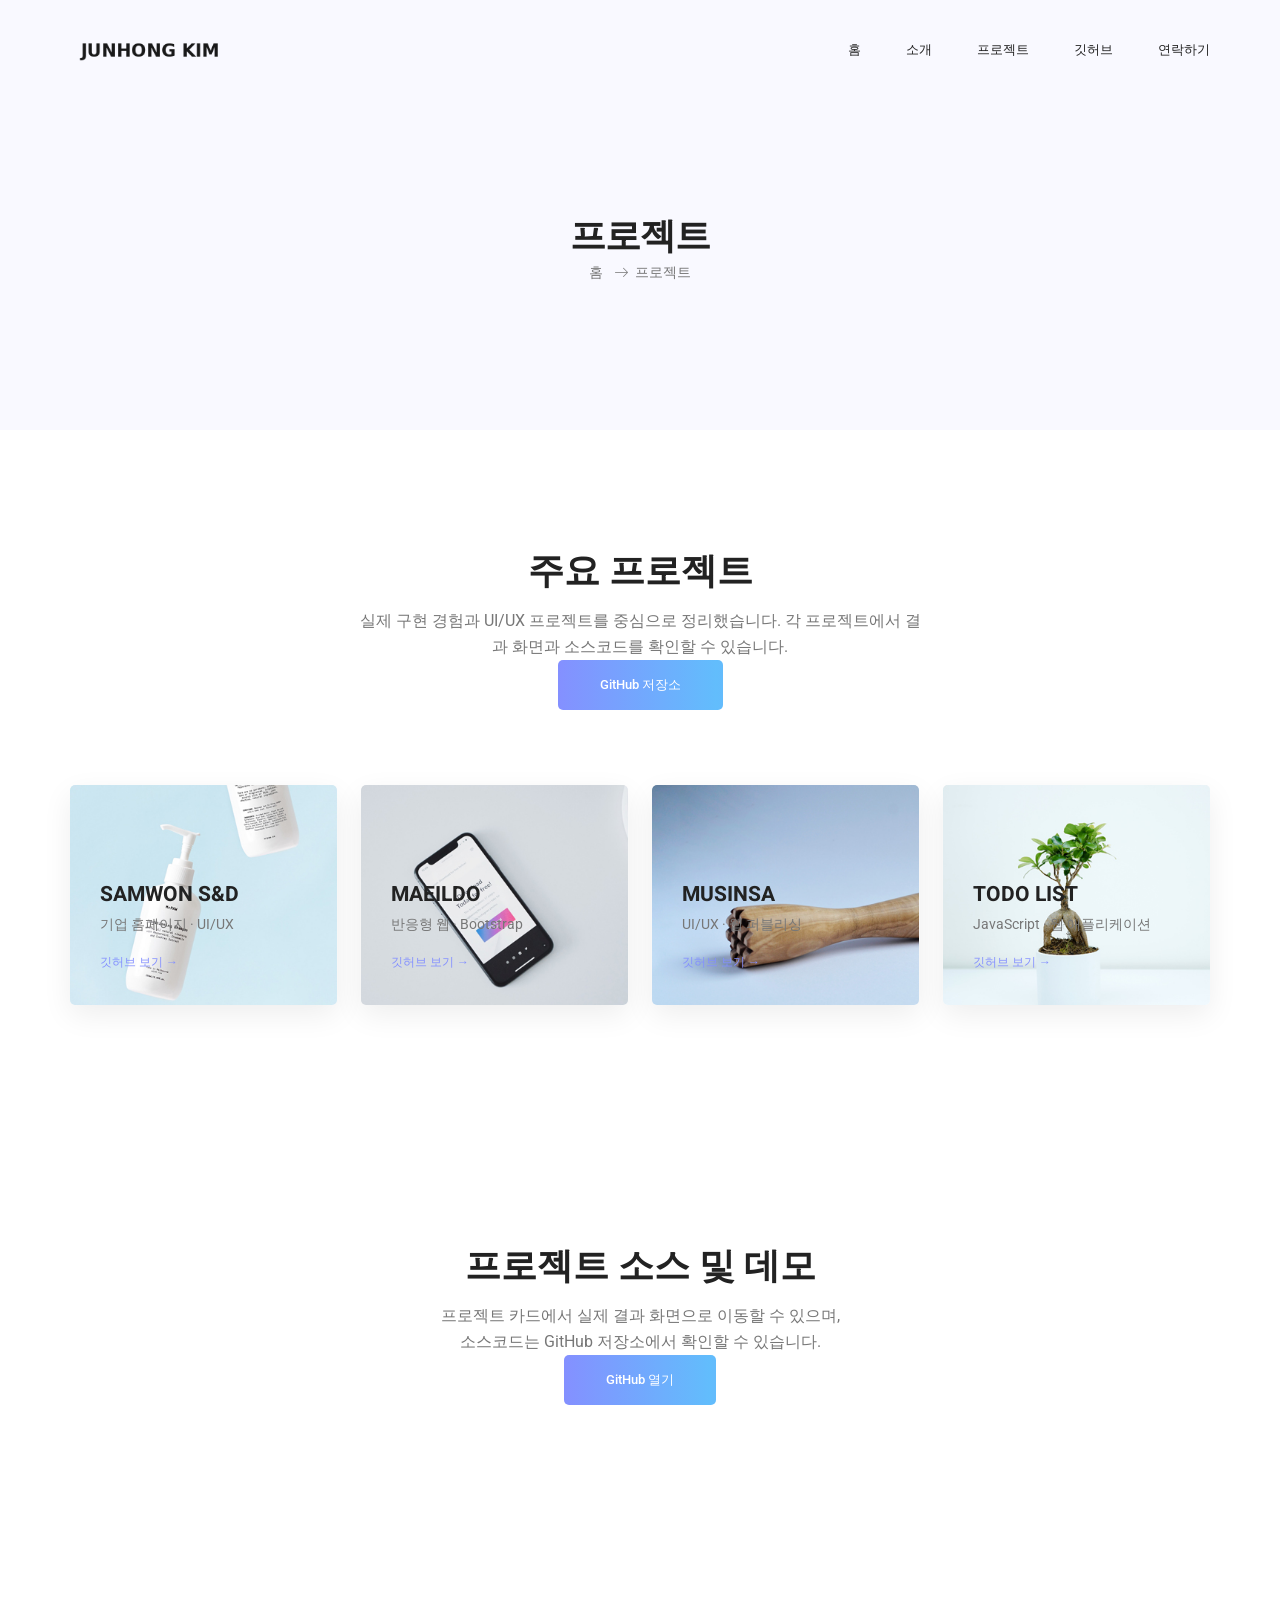
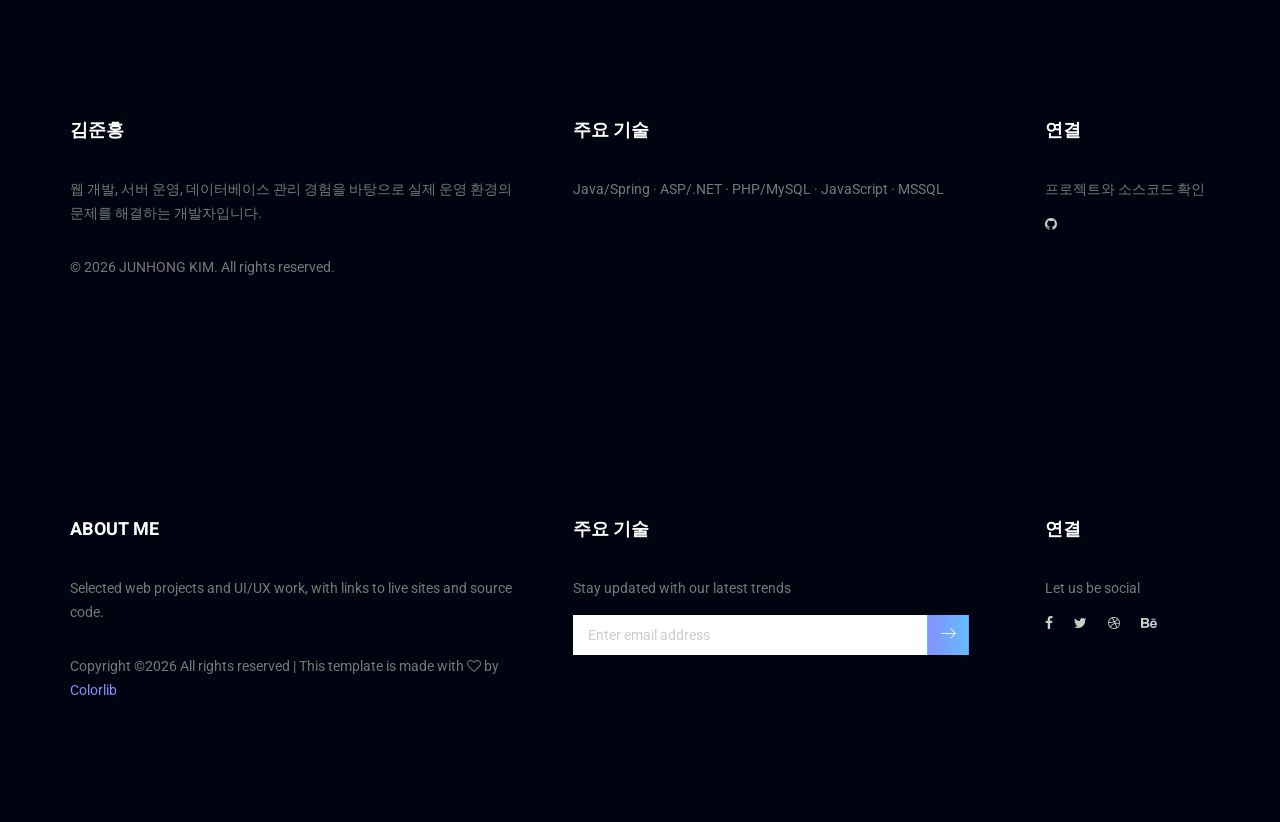
<file: portfolio.html>
<!doctype html>
<html lang="ko">
    <head>
        <!-- Required meta tags -->
        <meta charset="utf-8">
        <meta name="viewport" content="width=device-width, initial-scale=1, shrink-to-fit=no">
        <link rel="icon" href="img/favicon.png" type="image/png">
        <title>김준홍 | 프로젝트</title>
        <!-- Bootstrap CSS -->
        <link rel="stylesheet" href="css/bootstrap.css">
        <link rel="stylesheet" href="vendors/linericon/style.css">
        <link rel="stylesheet" href="css/font-awesome.min.css">
        <link rel="stylesheet" href="vendors/owl-carousel/owl.carousel.min.css">
        <link rel="stylesheet" href="vendors/lightbox/simpleLightbox.css">
        <link rel="stylesheet" href="vendors/nice-select/css/nice-select.css">
        <link rel="stylesheet" href="vendors/animate-css/animate.css">
        <link rel="stylesheet" href="vendors/flaticon/flaticon.css">
        <!-- main css -->
        <link rel="stylesheet" href="css/style.css">
        <link rel="stylesheet" href="css/responsive.css">
        <link rel="stylesheet" href="css/portfolio-custom.css">
    </head>
    <body>
        
        <!--================Header Menu Area =================-->
        <header class="header_area">
            <div class="main_menu" id="mainNav">
            	<nav class="navbar navbar-expand-lg navbar-light">
					<div class="container box_1620">
						<!-- Brand and toggle get grouped for better mobile display -->
						<a class="navbar-brand logo_h" href="index.html"><img src="img/logo.png" alt=""></a>
						<button class="navbar-toggler" type="button" data-toggle="collapse" data-target="#navbarSupportedContent" aria-controls="navbarSupportedContent" aria-expanded="false" aria-label="Toggle navigation">
							<span class="icon-bar"></span>
							<span class="icon-bar"></span>
							<span class="icon-bar"></span>
						</button>
						<!-- Collect the nav links, forms, and other content for toggling -->
						<div class="collapse navbar-collapse offset" id="navbarSupportedContent">
<ul class="nav navbar-nav menu_nav ml-auto">
    <li class="nav-item"><a class="nav-link" href="index.html">홈</a></li>
    <li class="nav-item"><a class="nav-link" href="about-us.html">소개</a></li>
    <li class="nav-item"><a class="nav-link" href="portfolio.html">프로젝트</a></li>
    <li class="nav-item"><a class="nav-link" href="https://github.com/Kimjh1214" target="_blank" rel="noopener">깃허브</a></li>
    <li class="nav-item"><a class="nav-link" href="contact.html">연락하기</a></li>
</ul>
</div>
</div>
</nav>
            </div>
        </header>
        <!--================Header Menu Area =================-->
        
        <!--================Home Banner Area =================-->
<section class="banner_area">
    <div class="banner_inner d-flex align-items-center">
        <div class="overlay bg-parallax"></div>
        <div class="container">
            <div class="banner_content text-center">
                <h2>프로젝트</h2>
                <div class="page_link"><a href="index.html">홈</a><a href="portfolio.html">프로젝트</a></div>
            </div>
        </div>
    </div>
</section>
<!--================End Home Banner Area =================-->

<section class="projects_area p_120">
    <div class="container">
        <div class="main_title">
            <h2>주요 프로젝트</h2>
            <p>실제 구현 경험과 UI/UX 프로젝트를 중심으로 정리했습니다. 각 프로젝트에서 결과 화면과 소스코드를 확인할 수 있습니다.</p>
            <a class="banner_btn" href="https://github.com/Kimjh1214/2021uiux_site" target="_blank" rel="noopener">GitHub 저장소</a>
        </div>
        <div class="projects_inner row">
            <div class="col-lg-3 col-md-6"><div class="projects_item"><img class="img-fluid project_thumb" src="https://image.thum.io/get/width/1200/crop/900/https://kimjh1214.github.io/2021uiux_site/04company/" onerror="this.onerror=null;this.src='img/projects/projects-1.jpg';" alt="삼원 S&D 프로젝트"><div class="projects_text"><a href="https://kimjh1214.github.io/2021uiux_site/04company/" target="_blank" rel="noopener"><h4>Samwon S&D</h4></a><p>기업 홈페이지 · UI/UX</p><a class="portfolio_github_btn" href="https://github.com/Kimjh1214/2021uiux_site" target="_blank" rel="noopener">깃허브 보기 →</a></div></div></div>
            <div class="col-lg-3 col-md-6"><div class="projects_item"><img class="img-fluid project_thumb" src="https://image.thum.io/get/width/1200/crop/900/https://kimjh1214.github.io/2021uiux_site/05bootstrap/" onerror="this.onerror=null;this.src='img/projects/projects-2.jpg';" alt="매일도 프로젝트"><div class="projects_text"><a href="https://kimjh1214.github.io/2021uiux_site/05bootstrap/" target="_blank" rel="noopener"><h4>Maeildo</h4></a><p>반응형 웹 · Bootstrap</p><a class="portfolio_github_btn" href="https://github.com/Kimjh1214/2021uiux_site" target="_blank" rel="noopener">깃허브 보기 →</a></div></div></div>
            <div class="col-lg-3 col-md-6"><div class="projects_item"><img class="img-fluid project_thumb" src="https://image.thum.io/get/width/1200/crop/900/https://junhong-musinsa.netlify.app/" onerror="this.onerror=null;this.src='img/projects/projects-3.jpg';" alt="무신사 프로젝트"><div class="projects_text"><a href="https://junhong-musinsa.netlify.app/" target="_blank" rel="noopener"><h4>Musinsa</h4></a><p>UI/UX · 웹 퍼블리싱</p><a class="portfolio_github_btn" href="https://github.com/Kimjh1214/2021uiux_site" target="_blank" rel="noopener">깃허브 보기 →</a></div></div></div>
            <div class="col-lg-3 col-md-6"><div class="projects_item"><img class="img-fluid project_thumb" src="https://image.thum.io/get/width/1200/crop/900/https://junh-todo.netlify.app/" onerror="this.onerror=null;this.src='img/projects/projects-4.jpg';" alt="할 일 관리 프로젝트"><div class="projects_text"><a href="https://junh-todo.netlify.app/" target="_blank" rel="noopener"><h4>Todo List</h4></a><p>JavaScript · 웹 애플리케이션</p><a class="portfolio_github_btn" href="https://github.com/Kimjh1214/2021uiux_site" target="_blank" rel="noopener">깃허브 보기 →</a></div></div></div>
        </div>
    </div>
</section>
<section class="welcome_area p_120">
    <div class="container">
        <div class="main_title">
            <h2>프로젝트 소스 및 데모</h2>
            <p>프로젝트 카드에서 실제 결과 화면으로 이동할 수 있으며, <br />소스코드는 GitHub 저장소에서 확인할 수 있습니다.</p>
            <a class="banner_btn" href="https://github.com/Kimjh1214/2021uiux_site" target="_blank" rel="noopener">GitHub 열기</a>
        </div>
    </div>
</section>
<!--================Footer Area =================-->
<footer class="footer_area p_120">
    <div class="container">
        <div class="row footer_inner">
            <div class="col-lg-5 col-sm-6">
                <aside class="f_widget ab_widget">
                    <div class="f_title"><h3>김준홍</h3></div>
                    <p>웹 개발, 서버 운영, 데이터베이스 관리 경험을 바탕으로 실제 운영 환경의 문제를 해결하는 개발자입니다.</p>
                    <p>© <script>document.write(new Date().getFullYear());</script> JUNHONG KIM. All rights reserved.</p>
                </aside>
            </div>
            <div class="col-lg-5 col-sm-6">
                <aside class="f_widget news_widget">
                    <div class="f_title"><h3>주요 기술</h3></div>
                    <p>Java/Spring · ASP/.NET · PHP/MySQL · JavaScript · MSSQL</p>
                </aside>
            </div>
            <div class="col-lg-2">
                <aside class="f_widget social_widget">
                    <div class="f_title"><h3>연결</h3></div>
                    <p>프로젝트와 소스코드 확인</p>
                    <ul class="list">
                        <li><a href="https://github.com/Kimjh1214" target="_blank" rel="noopener" aria-label="깃허브"><i class="fa fa-github"></i></a></li>
                    </ul>
                </aside>
            </div>
        </div>
    </div>
</footer>
<!--================End Footer Area =================-->
        <footer class="footer_area p_120">
        	<div class="container">
        		<div class="row footer_inner">
        			<div class="col-lg-5 col-sm-6">
        				<aside class="f_widget ab_widget">
        					<div class="f_title">
        						<h3>About Me</h3>
        					</div>
        					<p>Selected web projects and UI/UX work, with links to live sites and source code.</p>
        					<p><!-- Link back to Colorlib can't be removed. Template is licensed under CC BY 3.0. -->
Copyright &copy;<script>document.write(new Date().getFullYear());</script> All rights reserved | This template is made with <i class="fa fa-heart-o" aria-hidden="true"></i> by <a href="https://colorlib.com" target="_blank">Colorlib</a>
<!-- Link back to Colorlib can't be removed. Template is licensed under CC BY 3.0. -->
</p>
        				</aside>
        			</div>
        			<div class="col-lg-5 col-sm-6">
        				<aside class="f_widget news_widget">
        					<div class="f_title">
        						<h3>주요 기술</h3>
        					</div>
        					<p>Stay updated with our latest trends</p>
        					<div id="mc_embed_signup">
                                <form target="_blank" action="https://spondonit.us12.list-manage.com/subscribe/post?u=1462626880ade1ac87bd9c93a&amp;id=92a4423d01" method="get" class="subscribe_form relative">
                                	<div class="input-group d-flex flex-row">
                                        <input name="EMAIL" placeholder="Enter email address" onfocus="this.placeholder = ''" onblur="this.placeholder = 'Email Address '" required="" type="email">
                                        <button class="btn sub-btn"><span class="lnr lnr-arrow-right"></span></button>		
                                    </div>				
                                    <div class="mt-10 info"></div>
                                </form>
                            </div>
        				</aside>
        			</div>
        			<div class="col-lg-2">
        				<aside class="f_widget social_widget">
        					<div class="f_title">
        						<h3>연결</h3>
        					</div>
        					<p>Let us be social</p>
        					<ul class="list">
        						<li><a href="#"><i class="fa fa-facebook"></i></a></li>
        						<li><a href="#"><i class="fa fa-twitter"></i></a></li>
        						<li><a href="#"><i class="fa fa-dribbble"></i></a></li>
        						<li><a href="#"><i class="fa fa-behance"></i></a></li>
        					</ul>
        				</aside>
        			</div>
        		</div>
        	</div>
        </footer>
        <!--================End Footer Area =================-->
        
        
        
        
        <!-- Optional JavaScript -->
        <!-- jQuery first, then Popper.js, then Bootstrap JS -->
        <script src="js/jquery-3.2.1.min.js"></script>
        <script src="js/popper.js"></script>
        <script src="js/bootstrap.min.js"></script>
        <script src="js/stellar.js"></script>
        <script src="vendors/lightbox/simpleLightbox.min.js"></script>
        <script src="vendors/nice-select/js/jquery.nice-select.min.js"></script>
        <script src="vendors/isotope/imagesloaded.pkgd.min.js"></script>
        <script src="vendors/isotope/isotope-min.js"></script>
        <script src="vendors/owl-carousel/owl.carousel.min.js"></script>
        <script src="js/jquery.ajaxchimp.min.js"></script>
        <script src="js/mail-script.js"></script>
        <script src="vendors/counter-up/jquery.waypoints.min.js"></script>
        <script src="vendors/counter-up/jquery.counterup.min.js"></script>
        <script src="js/theme.js"></script>
    </body>
</html>
</file>
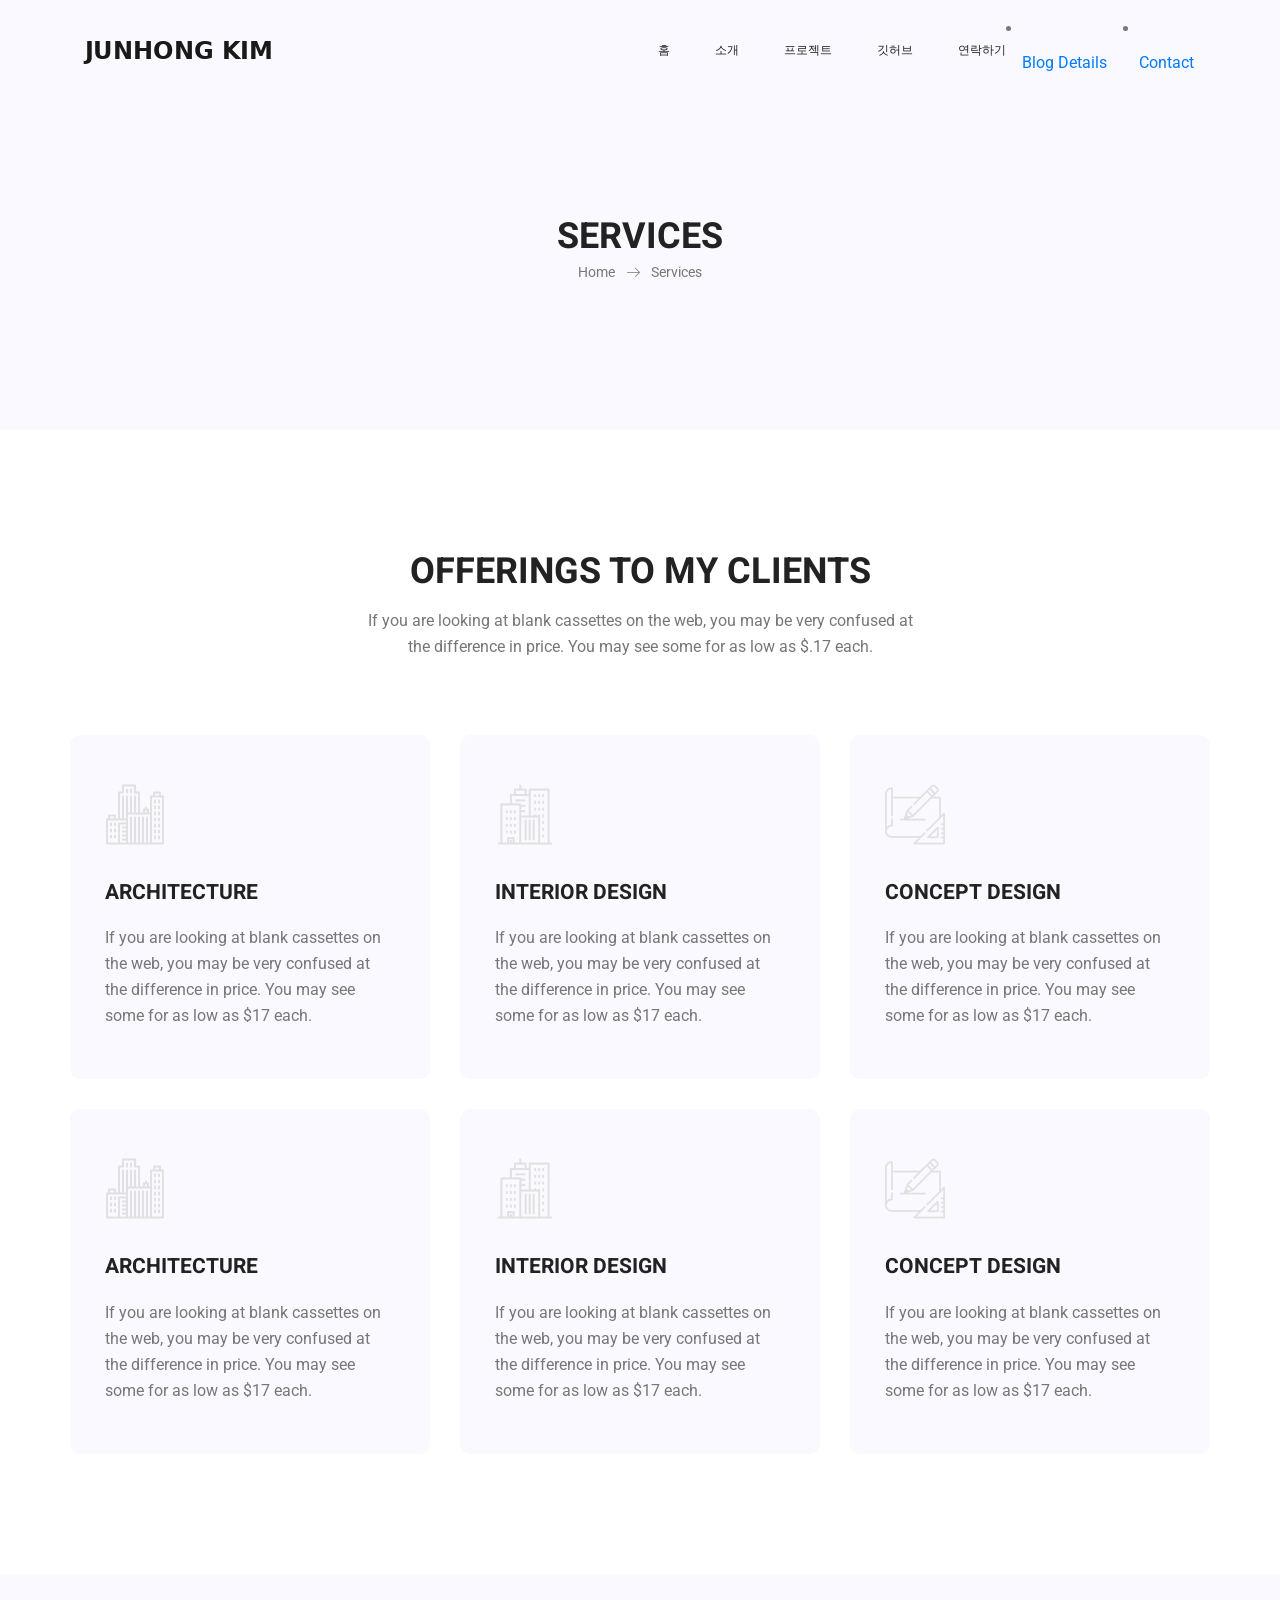
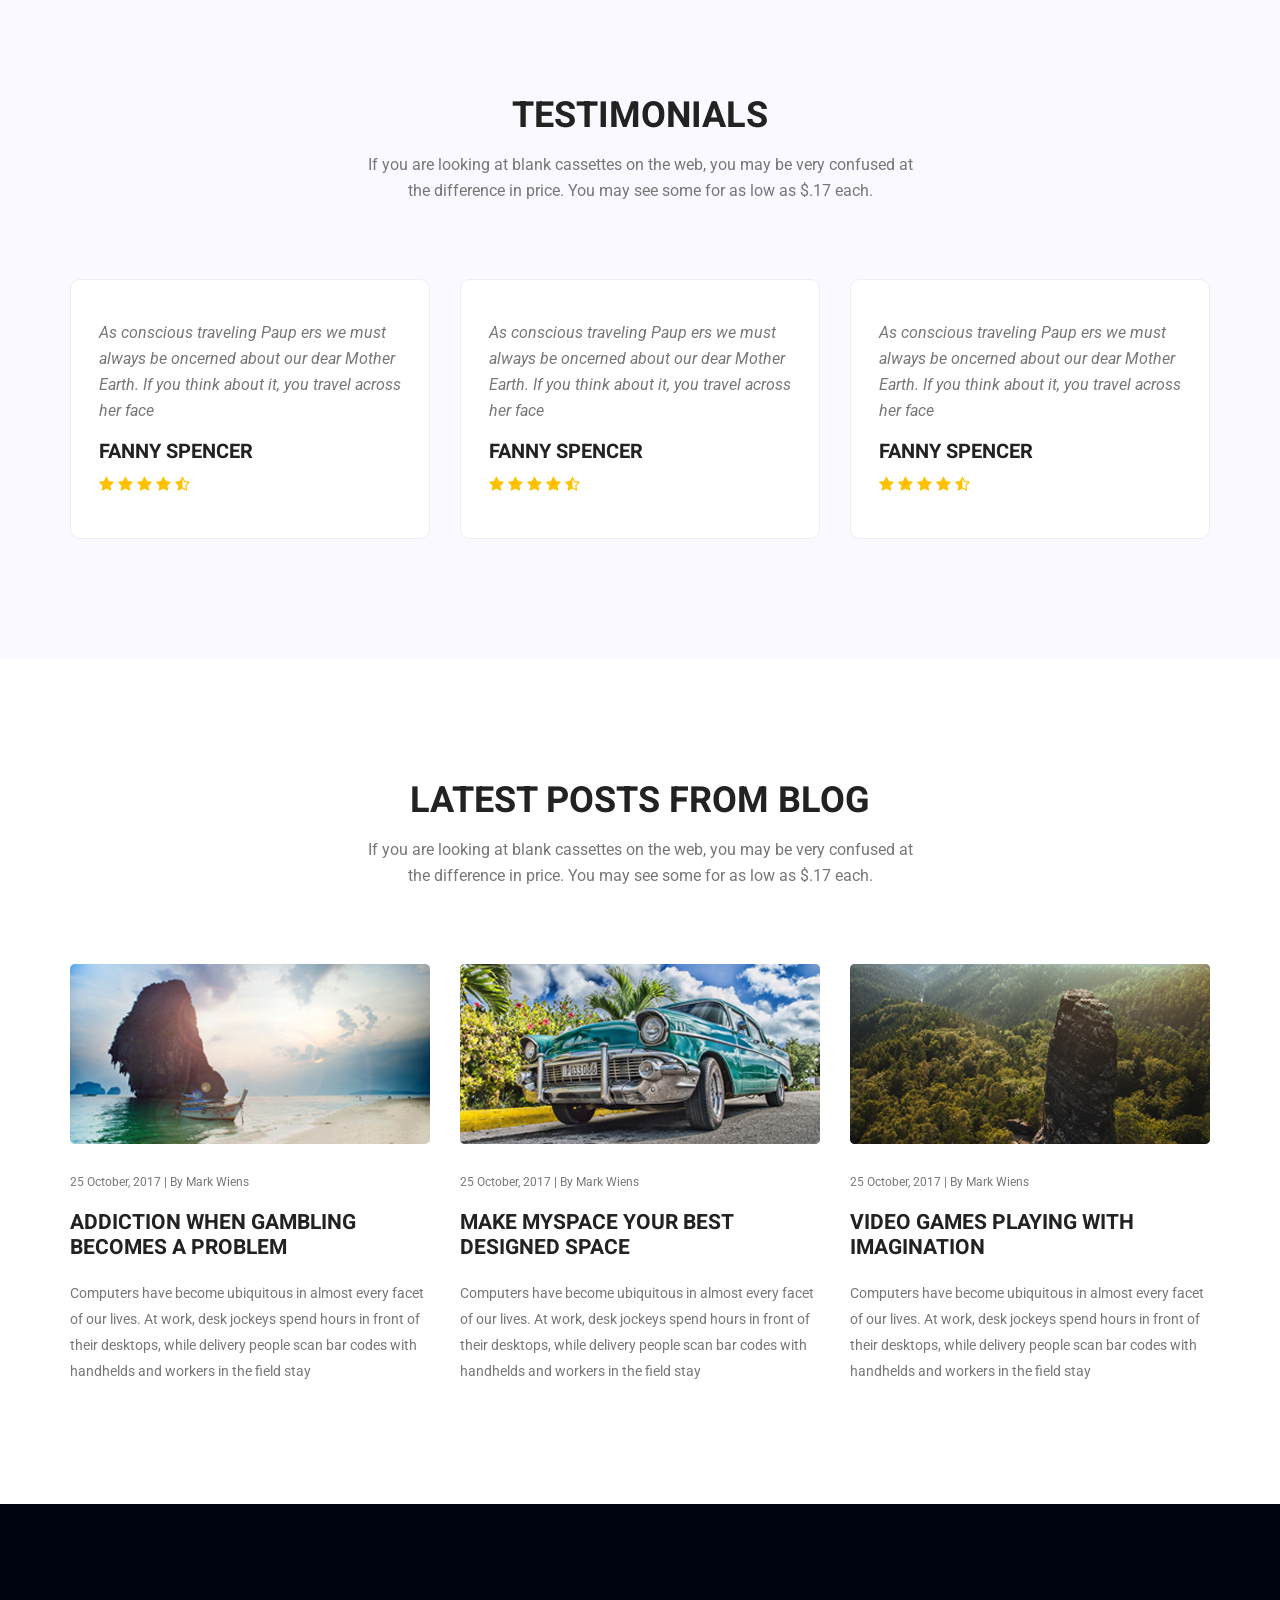
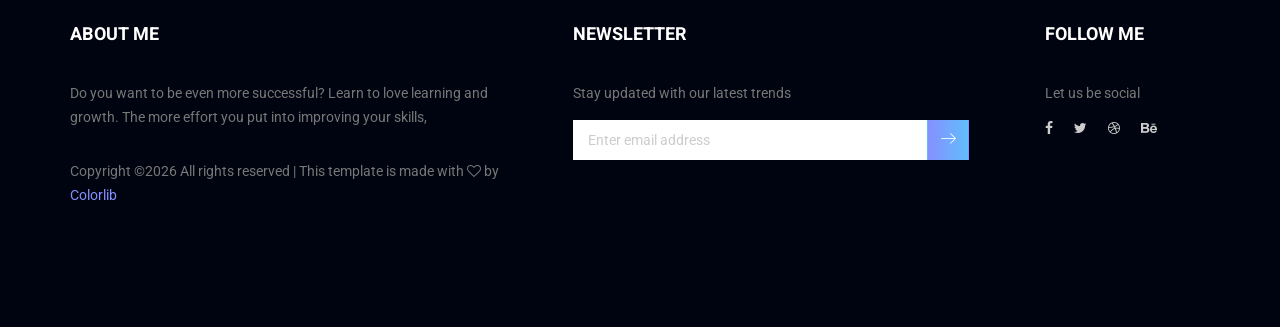
<file: services.html>
<!doctype html>
<html lang="en">
    <head>
        <!-- Required meta tags -->
        <meta charset="utf-8">
        <meta name="viewport" content="width=device-width, initial-scale=1, shrink-to-fit=no">
        <link rel="icon" href="img/favicon.png" type="image/png">
        <title>Ronin Multi</title>
        <!-- Bootstrap CSS -->
        <link rel="stylesheet" href="css/bootstrap.css">
        <link rel="stylesheet" href="vendors/linericon/style.css">
        <link rel="stylesheet" href="css/font-awesome.min.css">
        <link rel="stylesheet" href="vendors/owl-carousel/owl.carousel.min.css">
        <link rel="stylesheet" href="vendors/lightbox/simpleLightbox.css">
        <link rel="stylesheet" href="vendors/nice-select/css/nice-select.css">
        <link rel="stylesheet" href="vendors/animate-css/animate.css">
        <link rel="stylesheet" href="vendors/flaticon/flaticon.css">
        <!-- main css -->
        <link rel="stylesheet" href="css/style.css">
        <link rel="stylesheet" href="css/responsive.css">
    </head>
    <body>
        
        <!--================Header Menu Area =================-->
        <header class="header_area">
            <div class="main_menu" id="mainNav">
            	<nav class="navbar navbar-expand-lg navbar-light">
					<div class="container box_1620">
						<!-- Brand and toggle get grouped for better mobile display -->
						<a class="navbar-brand logo_h" href="index.html"><img src="img/logo.png" alt=""></a>
						<button class="navbar-toggler" type="button" data-toggle="collapse" data-target="#navbarSupportedContent" aria-controls="navbarSupportedContent" aria-expanded="false" aria-label="Toggle navigation">
							<span class="icon-bar"></span>
							<span class="icon-bar"></span>
							<span class="icon-bar"></span>
						</button>
						<!-- Collect the nav links, forms, and other content for toggling -->
						<div class="collapse navbar-collapse offset" id="navbarSupportedContent">
							<ul class="nav navbar-nav menu_nav ml-auto">
    <li class="nav-item"><a class="nav-link" href="index.html">홈</a></li>
    <li class="nav-item"><a class="nav-link" href="about-us.html">소개</a></li>
    <li class="nav-item"><a class="nav-link" href="portfolio.html">프로젝트</a></li>
    <li class="nav-item"><a class="nav-link" href="https://github.com/Kimjh1214" target="_blank" rel="noopener">깃허브</a></li>
    <li class="nav-item"><a class="nav-link" href="contact.html">연락하기</a></li>
</ul>
								</li> 
								
										<li class="nav-item"><a class="nav-link" href="single-blog.html">Blog Details</a></li>
									</ul>
								</li> 
								<li class="nav-item"><a class="nav-link" href="contact.html">Contact</a></li>
							</ul>
						</div> 
					</div>
            	</nav>
            </div>
        </header>
        <!--================Header Menu Area =================-->
        
        <!--================Home Banner Area =================-->
        <section class="banner_area">
            <div class="banner_inner d-flex align-items-center">
            	<div class="overlay bg-parallax" data-stellar-ratio="0.9" data-stellar-vertical-offset="0" data-background=""></div>
				<div class="container">
					<div class="banner_content text-center">
						<h2>Services</h2>
						<div class="page_link">
							<a href="index.html">Home</a>
							<a href="services.html">Services</a>
						</div>
						
					</div>
				</div>
            </div>
        </section>
        <!--================End Home Banner Area =================-->
        
        <!--================Feature Area =================-->
        <section class="feature_area feature_tow p_120">
        	<div class="container">
        		<div class="main_title">
        			<h2>offerings to my clients</h2>
        			<p>If you are looking at blank cassettes on the web, you may be very confused at the difference in price. You may see some for as low as $.17 each.</p>
        		</div>
        		<div class="feature_inner row">
        			<div class="col-lg-4">
        				<div class="feature_item">
        					<i class="flaticon-city"></i>
        					<h4>Architecture</h4>
        					<p>If you are looking at blank cassettes on the web, you may be very confused at the difference in price. You may see some for as low as $17 each.</p>
        				</div>
        			</div>
        			<div class="col-lg-4">
        				<div class="feature_item">
        					<i class="flaticon-skyline"></i>
        					<h4>Interior Design</h4>
        					<p>If you are looking at blank cassettes on the web, you may be very confused at the difference in price. You may see some for as low as $17 each.</p>
        				</div>
        			</div>
        			<div class="col-lg-4">
        				<div class="feature_item">
        					<i class="flaticon-sketch"></i>
        					<h4>Concept Design</h4>
        					<p>If you are looking at blank cassettes on the web, you may be very confused at the difference in price. You may see some for as low as $17 each.</p>
        				</div>
        			</div>
        			<div class="col-lg-4">
        				<div class="feature_item">
        					<i class="flaticon-city"></i>
        					<h4>Architecture</h4>
        					<p>If you are looking at blank cassettes on the web, you may be very confused at the difference in price. You may see some for as low as $17 each.</p>
        				</div>
        			</div>
        			<div class="col-lg-4">
        				<div class="feature_item">
        					<i class="flaticon-skyline"></i>
        					<h4>Interior Design</h4>
        					<p>If you are looking at blank cassettes on the web, you may be very confused at the difference in price. You may see some for as low as $17 each.</p>
        				</div>
        			</div>
        			<div class="col-lg-4">
        				<div class="feature_item">
        					<i class="flaticon-sketch"></i>
        					<h4>Concept Design</h4>
        					<p>If you are looking at blank cassettes on the web, you may be very confused at the difference in price. You may see some for as low as $17 each.</p>
        				</div>
        			</div>
        		</div>
        	</div>
        </section>
        <!--================End Feature Area =================-->
        
        <!--================Testimonials Area =================-->
        <section class="testimonials_area p_120">
        	<div class="container">
        		<div class="main_title">
        			<h2>Testimonials</h2>
        			<p>If you are looking at blank cassettes on the web, you may be very confused at the difference in price. You may see some for as low as $.17 each.</p>
        		</div>
        		<div class="testi_inner">
					<div class="testi_slider owl-carousel">
						<div class="item">
							<div class="testi_item">
								<p>As conscious traveling Paup ers we must always be oncerned about our dear Mother Earth. If you think about it, you travel across her face</p>
								<h4>Fanny Spencer</h4>
								<a href="#"><i class="fa fa-star"></i></a>
								<a href="#"><i class="fa fa-star"></i></a>
								<a href="#"><i class="fa fa-star"></i></a>
								<a href="#"><i class="fa fa-star"></i></a>
								<a href="#"><i class="fa fa-star-half-o"></i></a>
							</div>
						</div>
						<div class="item">
							<div class="testi_item">
								<p>As conscious traveling Paup ers we must always be oncerned about our dear Mother Earth. If you think about it, you travel across her face</p>
								<h4>Fanny Spencer</h4>
								<a href="#"><i class="fa fa-star"></i></a>
								<a href="#"><i class="fa fa-star"></i></a>
								<a href="#"><i class="fa fa-star"></i></a>
								<a href="#"><i class="fa fa-star"></i></a>
								<a href="#"><i class="fa fa-star-half-o"></i></a>
							</div>
						</div>
						<div class="item">
							<div class="testi_item">
								<p>As conscious traveling Paup ers we must always be oncerned about our dear Mother Earth. If you think about it, you travel across her face</p>
								<h4>Fanny Spencer</h4>
								<a href="#"><i class="fa fa-star"></i></a>
								<a href="#"><i class="fa fa-star"></i></a>
								<a href="#"><i class="fa fa-star"></i></a>
								<a href="#"><i class="fa fa-star"></i></a>
								<a href="#"><i class="fa fa-star-half-o"></i></a>
							</div>
						</div>
					</div>
        		</div>
        	</div>
        </section>
        <!--================End Testimonials Area =================-->
        
        <!--================Latest Blog Area =================-->
        <section class="latest_blog_area p_120">
        	<div class="container">
        		<div class="main_title">
        			<h2>Latest Posts from Blog</h2>
        			<p>If you are looking at blank cassettes on the web, you may be very confused at the difference in price. You may see some for as low as $.17 each.</p>
        		</div>
        		<div class="row latest_blog_inner">
        			<div class="col-lg-4">
        				<div class="l_blog_item">
        					<div class="l_blog_img">
        						<img class="img-fluid" src="img/blog/home-blog/home-blog-1.jpg" alt="">
        					</div>
        					<div class="l_blog_text">
        						<div class="date">
        							<a href="#">25 October, 2017  |  By Mark Wiens</a>
        						</div>
        						<a href="#"><h4>Addiction When Gambling Becomes A Problem</h4></a>
        						<p>Computers have become ubiquitous in almost every facet of our lives. At work, desk jockeys spend hours in front of their desktops, while delivery people scan bar codes with handhelds and workers in the field stay</p>
        					</div>
        				</div>
        			</div>
        			<div class="col-lg-4">
        				<div class="l_blog_item">
        					<div class="l_blog_img">
        						<img class="img-fluid" src="img/blog/home-blog/home-blog-2.jpg" alt="">
        					</div>
        					<div class="l_blog_text">
        						<div class="date">
        							<a href="#">25 October, 2017  |  By Mark Wiens</a>
        						</div>
        						<a href="#"><h4>Make Myspace Your Best Designed Space</h4></a>
        						<p>Computers have become ubiquitous in almost every facet of our lives. At work, desk jockeys spend hours in front of their desktops, while delivery people scan bar codes with handhelds and workers in the field stay</p>
        					</div>
        				</div>
        			</div>
        			<div class="col-lg-4">
        				<div class="l_blog_item">
        					<div class="l_blog_img">
        						<img class="img-fluid" src="img/blog/home-blog/home-blog-3.jpg" alt="">
        					</div>
        					<div class="l_blog_text">
        						<div class="date">
        							<a href="#">25 October, 2017  |  By Mark Wiens</a>
        						</div>
        						<a href="#"><h4>Video Games Playing With Imagination</h4></a>
        						<p>Computers have become ubiquitous in almost every facet of our lives. At work, desk jockeys spend hours in front of their desktops, while delivery people scan bar codes with handhelds and workers in the field stay</p>
        					</div>
        				</div>
        			</div>
        		</div>
        	</div>
        </section>
        <!--================End Latest Blog Area =================-->
        
        <!--================Footer Area =================-->
        <footer class="footer_area p_120">
        	<div class="container">
        		<div class="row footer_inner">
        			<div class="col-lg-5 col-sm-6">
        				<aside class="f_widget ab_widget">
        					<div class="f_title">
        						<h3>About Me</h3>
        					</div>
        					<p>Do you want to be even more successful? Learn to love learning and growth. The more effort you put into improving your skills,</p>
        					<p><!-- Link back to Colorlib can't be removed. Template is licensed under CC BY 3.0. -->
Copyright &copy;<script>document.write(new Date().getFullYear());</script> All rights reserved | This template is made with <i class="fa fa-heart-o" aria-hidden="true"></i> by <a href="https://colorlib.com" target="_blank">Colorlib</a>
<!-- Link back to Colorlib can't be removed. Template is licensed under CC BY 3.0. -->
</p>
        				</aside>
        			</div>
        			<div class="col-lg-5 col-sm-6">
        				<aside class="f_widget news_widget">
        					<div class="f_title">
        						<h3>Newsletter</h3>
        					</div>
        					<p>Stay updated with our latest trends</p>
        					<div id="mc_embed_signup">
                                <form target="_blank" action="https://spondonit.us12.list-manage.com/subscribe/post?u=1462626880ade1ac87bd9c93a&amp;id=92a4423d01" method="get" class="subscribe_form relative">
                                	<div class="input-group d-flex flex-row">
                                        <input name="EMAIL" placeholder="Enter email address" onfocus="this.placeholder = ''" onblur="this.placeholder = 'Email Address '" required="" type="email">
                                        <button class="btn sub-btn"><span class="lnr lnr-arrow-right"></span></button>		
                                    </div>				
                                    <div class="mt-10 info"></div>
                                </form>
                            </div>
        				</aside>
        			</div>
        			<div class="col-lg-2">
        				<aside class="f_widget social_widget">
        					<div class="f_title">
        						<h3>Follow Me</h3>
        					</div>
        					<p>Let us be social</p>
        					<ul class="list">
        						<li><a href="#"><i class="fa fa-facebook"></i></a></li>
        						<li><a href="#"><i class="fa fa-twitter"></i></a></li>
        						<li><a href="#"><i class="fa fa-dribbble"></i></a></li>
        						<li><a href="#"><i class="fa fa-behance"></i></a></li>
        					</ul>
        				</aside>
        			</div>
        		</div>
        	</div>
        </footer>
        <!--================End Footer Area =================-->
        
        
        
        
        <!-- Optional JavaScript -->
        <!-- jQuery first, then Popper.js, then Bootstrap JS -->
        <script src="js/jquery-3.2.1.min.js"></script>
        <script src="js/popper.js"></script>
        <script src="js/bootstrap.min.js"></script>
        <script src="js/stellar.js"></script>
        <script src="vendors/lightbox/simpleLightbox.min.js"></script>
        <script src="vendors/nice-select/js/jquery.nice-select.min.js"></script>
        <script src="vendors/isotope/imagesloaded.pkgd.min.js"></script>
        <script src="vendors/isotope/isotope-min.js"></script>
        <script src="vendors/owl-carousel/owl.carousel.min.js"></script>
        <script src="js/jquery.ajaxchimp.min.js"></script>
        <script src="js/mail-script.js"></script>
        <script src="vendors/counter-up/jquery.waypoints.min.js"></script>
        <script src="vendors/counter-up/jquery.counterup.min.js"></script>
        <script src="js/theme.js"></script>
    </body>
</html>
</file>
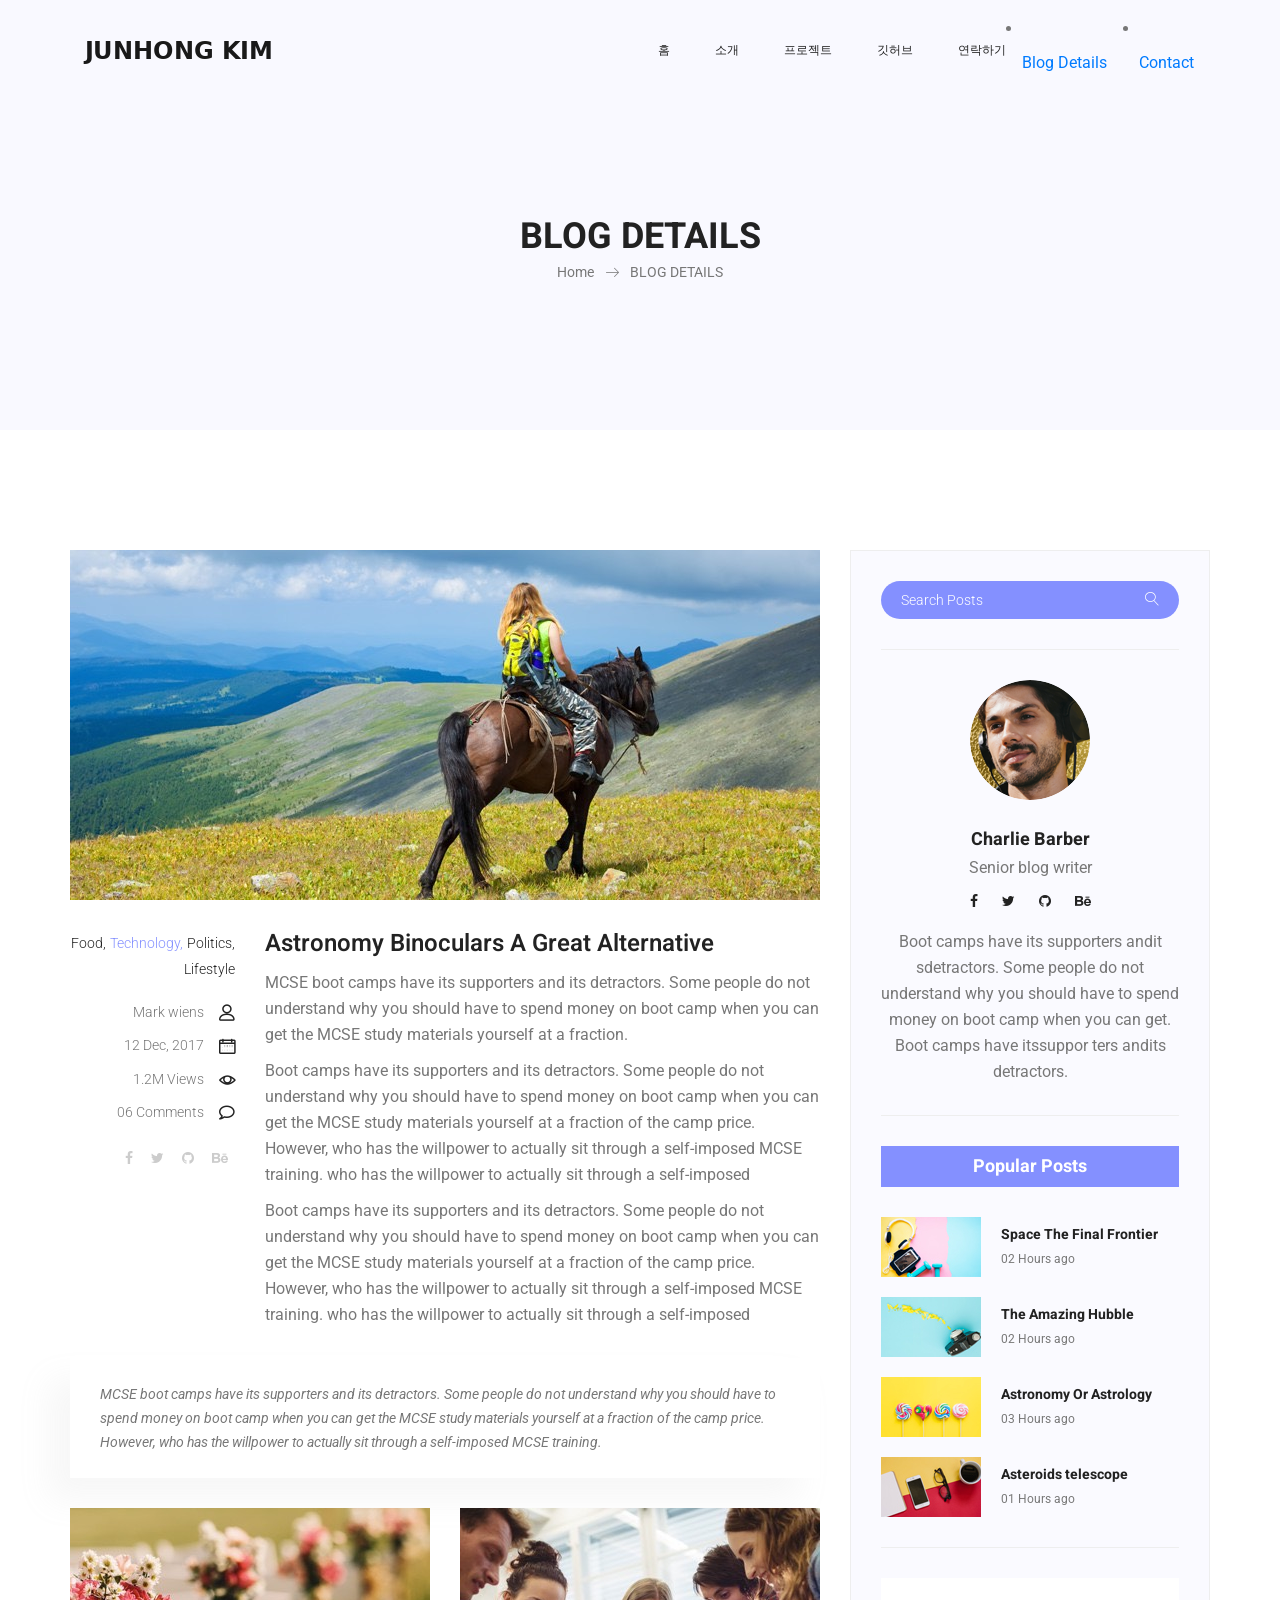
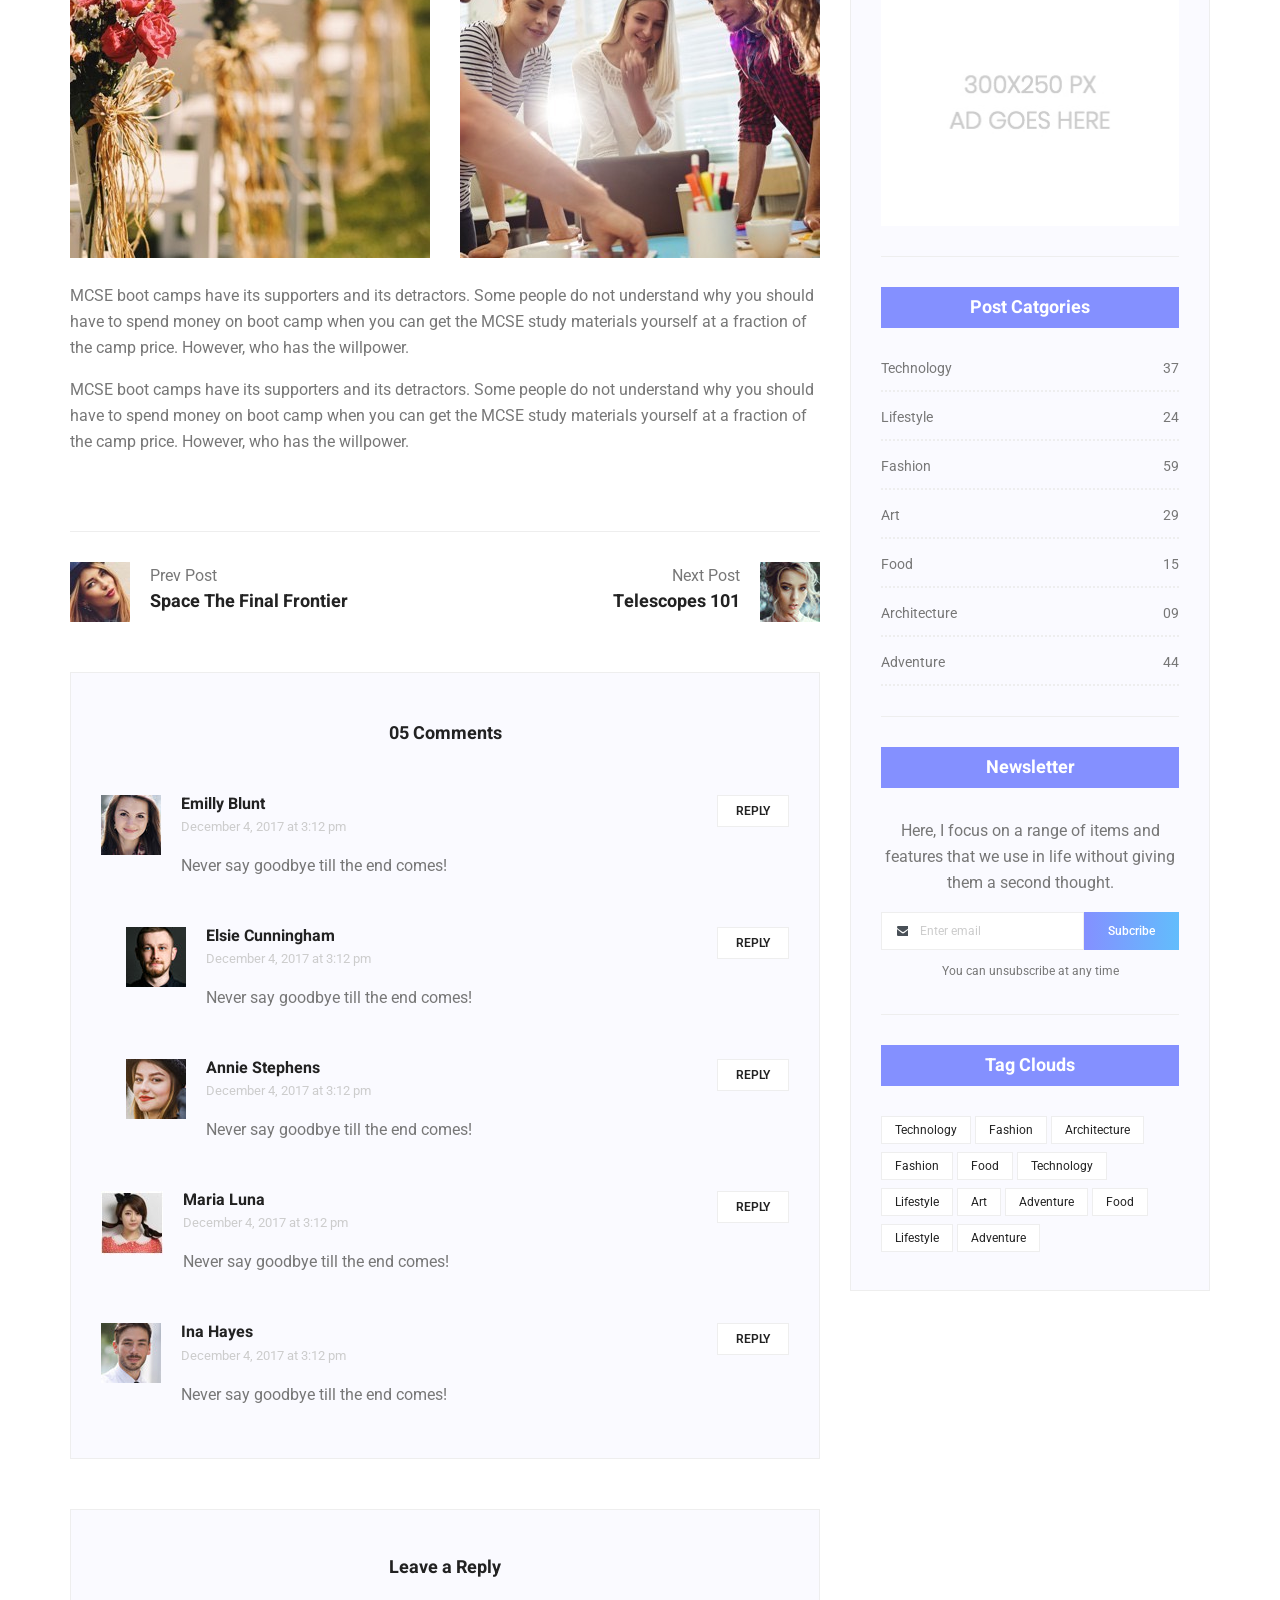
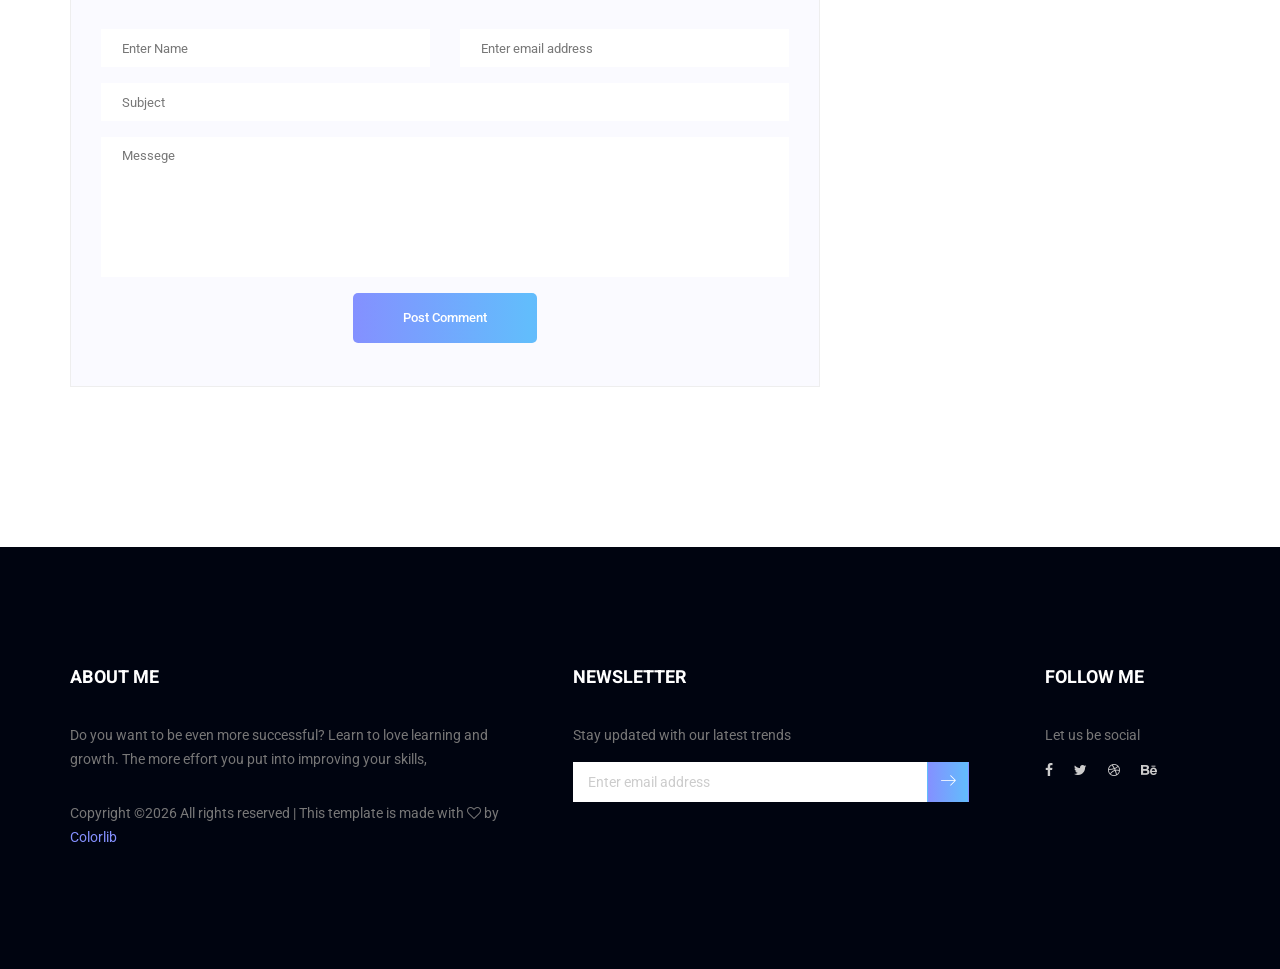
<file: single-blog.html>
<!doctype html>
<html lang="en">
    <head>
        <!-- Required meta tags -->
        <meta charset="utf-8">
        <meta name="viewport" content="width=device-width, initial-scale=1, shrink-to-fit=no">
        <link rel="icon" href="img/favicon.png" type="image/png">
        <title>Ronin Multi</title>
        <!-- Bootstrap CSS -->
        <link rel="stylesheet" href="css/bootstrap.css">
        <link rel="stylesheet" href="vendors/linericon/style.css">
        <link rel="stylesheet" href="css/font-awesome.min.css">
        <link rel="stylesheet" href="vendors/owl-carousel/owl.carousel.min.css">
        <link rel="stylesheet" href="vendors/lightbox/simpleLightbox.css">
        <link rel="stylesheet" href="vendors/nice-select/css/nice-select.css">
        <link rel="stylesheet" href="vendors/animate-css/animate.css">
        <!-- main css -->
        <link rel="stylesheet" href="css/style.css">
        <link rel="stylesheet" href="css/responsive.css">
    </head>
    <body>
        
        <!--================Header Menu Area =================-->
        <header class="header_area">
            <div class="main_menu" id="mainNav">
            	<nav class="navbar navbar-expand-lg navbar-light">
					<div class="container box_1620">
						<!-- Brand and toggle get grouped for better mobile display -->
						<a class="navbar-brand logo_h" href="index.html"><img src="img/logo.png" alt=""></a>
						<button class="navbar-toggler" type="button" data-toggle="collapse" data-target="#navbarSupportedContent" aria-controls="navbarSupportedContent" aria-expanded="false" aria-label="Toggle navigation">
							<span class="icon-bar"></span>
							<span class="icon-bar"></span>
							<span class="icon-bar"></span>
						</button>
						<!-- Collect the nav links, forms, and other content for toggling -->
						<div class="collapse navbar-collapse offset" id="navbarSupportedContent">
							<ul class="nav navbar-nav menu_nav ml-auto">
    <li class="nav-item"><a class="nav-link" href="index.html">홈</a></li>
    <li class="nav-item"><a class="nav-link" href="about-us.html">소개</a></li>
    <li class="nav-item"><a class="nav-link" href="portfolio.html">프로젝트</a></li>
    <li class="nav-item"><a class="nav-link" href="https://github.com/Kimjh1214" target="_blank" rel="noopener">깃허브</a></li>
    <li class="nav-item"><a class="nav-link" href="contact.html">연락하기</a></li>
</ul>
								</li> 
								
										<li class="nav-item"><a class="nav-link" href="single-blog.html">Blog Details</a></li>
									</ul>
								</li> 
								<li class="nav-item"><a class="nav-link" href="contact.html">Contact</a></li>
							</ul>
						</div> 
					</div>
            	</nav>
            </div>
        </header>
        <!--================Header Menu Area =================-->
        
        <!--================Home Banner Area =================-->
        <section class="banner_area">
            <div class="banner_inner d-flex align-items-center">
            	<div class="overlay bg-parallax" data-stellar-ratio="0.9" data-stellar-vertical-offset="0" data-background=""></div>
				<div class="container">
					<div class="banner_content text-center">
						<h2>BLOG DETAILS</h2>
						<div class="page_link">
							<a href="index.html">Home</a>
							<a href="single-blog.html">BLOG DETAILS</a>
						</div>
						
					</div>
				</div>
            </div>
        </section>
        <!--================End Home Banner Area =================-->
        
        <!--================Blog Area =================-->
        <section class="blog_area single-post-area p_120">
            <div class="container">
                <div class="row">
                    <div class="col-lg-8 posts-list">
                        <div class="single-post row">
                            <div class="col-lg-12">
                                <div class="feature-img">
                                    <img class="img-fluid" src="img/blog/feature-img1.jpg" alt="">
                                </div>									
                            </div>
                            <div class="col-lg-3  col-md-3">
                                <div class="blog_info text-right">
                                    <div class="post_tag">
                                        <a href="#">Food,</a>
                                        <a class="active" href="#">Technology,</a>
                                        <a href="#">Politics,</a>
                                        <a href="#">Lifestyle</a>
                                    </div>
                                    <ul class="blog_meta list">
                                        <li><a href="#">Mark wiens<i class="lnr lnr-user"></i></a></li>
                                        <li><a href="#">12 Dec, 2017<i class="lnr lnr-calendar-full"></i></a></li>
                                        <li><a href="#">1.2M Views<i class="lnr lnr-eye"></i></a></li>
                                        <li><a href="#">06 Comments<i class="lnr lnr-bubble"></i></a></li>
                                    </ul>
                                    <ul class="social-links">
                                        <li><a href="#"><i class="fa fa-facebook"></i></a></li>
                                        <li><a href="#"><i class="fa fa-twitter"></i></a></li>
                                        <li><a href="#"><i class="fa fa-github"></i></a></li>
                                        <li><a href="#"><i class="fa fa-behance"></i></a></li>
                                    </ul>
                                </div>
                            </div>
                            <div class="col-lg-9 col-md-9 blog_details">
                                <h2>Astronomy Binoculars A Great Alternative</h2>
                                <p class="excert">
                                    MCSE boot camps have its supporters and its detractors. Some people do not understand why you should have to spend money on boot camp when you can get the MCSE study materials yourself at a fraction.
                                </p>
                                <p>
                                    Boot camps have its supporters and its detractors. Some people do not understand why you should have to spend money on boot camp when you can get the MCSE study materials yourself at a fraction of the camp price. However, who has the willpower to actually sit through a self-imposed MCSE training. who has the willpower to actually sit through a self-imposed
                                </p>
                                <p>
                                    Boot camps have its supporters and its detractors. Some people do not understand why you should have to spend money on boot camp when you can get the MCSE study materials yourself at a fraction of the camp price. However, who has the willpower to actually sit through a self-imposed MCSE training. who has the willpower to actually sit through a self-imposed
                                </p>
                            </div>
                            <div class="col-lg-12">
                                <div class="quotes">
                                    MCSE boot camps have its supporters and its detractors. Some people do not understand why you should have to spend money on boot camp when you can get the MCSE study materials yourself at a fraction of the camp price. However, who has the willpower to actually sit through a self-imposed MCSE training.										
                                </div>
                                <div class="row">
                                    <div class="col-6">
                                        <img class="img-fluid" src="img/blog/post-img1.jpg" alt="">
                                    </div>
                                    <div class="col-6">
                                        <img class="img-fluid" src="img/blog/post-img2.jpg" alt="">
                                    </div>	
                                    <div class="col-lg-12 mt-25">
                                        <p>
                                            MCSE boot camps have its supporters and its detractors. Some people do not understand why you should have to spend money on boot camp when you can get the MCSE study materials yourself at a fraction of the camp price. However, who has the willpower.
                                        </p>
                                        <p>
                                            MCSE boot camps have its supporters and its detractors. Some people do not understand why you should have to spend money on boot camp when you can get the MCSE study materials yourself at a fraction of the camp price. However, who has the willpower.
                                        </p>											
                                    </div>									
                                </div>
                            </div>
                        </div>
                        <div class="navigation-area">
                            <div class="row">
                                <div class="col-lg-6 col-md-6 col-12 nav-left flex-row d-flex justify-content-start align-items-center">
                                    <div class="thumb">
                                        <a href="#"><img class="img-fluid" src="img/blog/prev.jpg" alt=""></a>
                                    </div>
                                    <div class="arrow">
                                        <a href="#"><span class="lnr text-white lnr-arrow-left"></span></a>
                                    </div>
                                    <div class="detials">
                                        <p>Prev Post</p>
                                        <a href="#"><h4>Space The Final Frontier</h4></a>
                                    </div>
                                </div>
                                <div class="col-lg-6 col-md-6 col-12 nav-right flex-row d-flex justify-content-end align-items-center">
                                    <div class="detials">
                                        <p>Next Post</p>
                                        <a href="#"><h4>Telescopes 101</h4></a>
                                    </div>
                                    <div class="arrow">
                                        <a href="#"><span class="lnr text-white lnr-arrow-right"></span></a>
                                    </div>
                                    <div class="thumb">
                                        <a href="#"><img class="img-fluid" src="img/blog/next.jpg" alt=""></a>
                                    </div>										
                                </div>									
                            </div>
                        </div>
                        <div class="comments-area">
                            <h4>05 Comments</h4>
                            <div class="comment-list">
                                <div class="single-comment justify-content-between d-flex">
                                    <div class="user justify-content-between d-flex">
                                        <div class="thumb">
                                            <img src="img/blog/c1.jpg" alt="">
                                        </div>
                                        <div class="desc">
                                            <h5><a href="#">Emilly Blunt</a></h5>
                                            <p class="date">December 4, 2017 at 3:12 pm </p>
                                            <p class="comment">
                                                Never say goodbye till the end comes!
                                            </p>
                                        </div>
                                    </div>
                                    <div class="reply-btn">
                                           <a href="" class="btn-reply text-uppercase">reply</a> 
                                    </div>
                                </div>
                            </div>	
                            <div class="comment-list left-padding">
                                <div class="single-comment justify-content-between d-flex">
                                    <div class="user justify-content-between d-flex">
                                        <div class="thumb">
                                            <img src="img/blog/c2.jpg" alt="">
                                        </div>
                                        <div class="desc">
                                            <h5><a href="#">Elsie Cunningham</a></h5>
                                            <p class="date">December 4, 2017 at 3:12 pm </p>
                                            <p class="comment">
                                                Never say goodbye till the end comes!
                                            </p>
                                        </div>
                                    </div>
                                    <div class="reply-btn">
                                           <a href="" class="btn-reply text-uppercase">reply</a> 
                                    </div>
                                </div>
                            </div>	
                            <div class="comment-list left-padding">
                                <div class="single-comment justify-content-between d-flex">
                                    <div class="user justify-content-between d-flex">
                                        <div class="thumb">
                                            <img src="img/blog/c3.jpg" alt="">
                                        </div>
                                        <div class="desc">
                                            <h5><a href="#">Annie Stephens</a></h5>
                                            <p class="date">December 4, 2017 at 3:12 pm </p>
                                            <p class="comment">
                                                Never say goodbye till the end comes!
                                            </p>
                                        </div>
                                    </div>
                                    <div class="reply-btn">
                                           <a href="" class="btn-reply text-uppercase">reply</a> 
                                    </div>
                                </div>
                            </div>	
                            <div class="comment-list">
                                <div class="single-comment justify-content-between d-flex">
                                    <div class="user justify-content-between d-flex">
                                        <div class="thumb">
                                            <img src="img/blog/c4.jpg" alt="">
                                        </div>
                                        <div class="desc">
                                            <h5><a href="#">Maria Luna</a></h5>
                                            <p class="date">December 4, 2017 at 3:12 pm </p>
                                            <p class="comment">
                                                Never say goodbye till the end comes!
                                            </p>
                                        </div>
                                    </div>
                                    <div class="reply-btn">
                                           <a href="" class="btn-reply text-uppercase">reply</a> 
                                    </div>
                                </div>
                            </div>	
                            <div class="comment-list">
                                <div class="single-comment justify-content-between d-flex">
                                    <div class="user justify-content-between d-flex">
                                        <div class="thumb">
                                            <img src="img/blog/c5.jpg" alt="">
                                        </div>
                                        <div class="desc">
                                            <h5><a href="#">Ina Hayes</a></h5>
                                            <p class="date">December 4, 2017 at 3:12 pm </p>
                                            <p class="comment">
                                                Never say goodbye till the end comes!
                                            </p>
                                        </div>
                                    </div>
                                    <div class="reply-btn">
                                           <a href="" class="btn-reply text-uppercase">reply</a> 
                                    </div>
                                </div>
                            </div>	                                             				
                        </div>
                        <div class="comment-form">
                            <h4>Leave a Reply</h4>
                            <form>
                                <div class="form-group form-inline">
                                  <div class="form-group col-lg-6 col-md-6 name">
                                    <input type="text" class="form-control" id="name" placeholder="Enter Name" onfocus="this.placeholder = ''" onblur="this.placeholder = 'Enter Name'">
                                  </div>
                                  <div class="form-group col-lg-6 col-md-6 email">
                                    <input type="email" class="form-control" id="email" placeholder="Enter email address" onfocus="this.placeholder = ''" onblur="this.placeholder = 'Enter email address'">
                                  </div>										
                                </div>
                                <div class="form-group">
                                    <input type="text" class="form-control" id="subject" placeholder="Subject" onfocus="this.placeholder = ''" onblur="this.placeholder = 'Subject'">
                                </div>
                                <div class="form-group">
                                    <textarea class="form-control mb-10" rows="5" name="message" placeholder="Messege" onfocus="this.placeholder = ''" onblur="this.placeholder = 'Messege'" required=""></textarea>
                                </div>
                                <a href="#" class="primary-btn submit_btn">Post Comment</a>	
                            </form>
                        </div>
                    </div>
                    <div class="col-lg-4">
                        <div class="blog_right_sidebar">
                            <aside class="single_sidebar_widget search_widget">
                                <div class="input-group">
                                    <input type="text" class="form-control" placeholder="Search Posts">
                                    <span class="input-group-btn">
                                        <button class="btn btn-default" type="button"><i class="lnr lnr-magnifier"></i></button>
                                    </span>
                                </div><!-- /input-group -->
                                <div class="br"></div>
                            </aside>
                            <aside class="single_sidebar_widget author_widget">
                                <img class="author_img rounded-circle" src="img/blog/author.png" alt="">
                                <h4>Charlie Barber</h4>
                                <p>Senior blog writer</p>
                                <div class="social_icon">
                                    <a href="#"><i class="fa fa-facebook"></i></a>
                                    <a href="#"><i class="fa fa-twitter"></i></a>
                                    <a href="#"><i class="fa fa-github"></i></a>
                                    <a href="#"><i class="fa fa-behance"></i></a>
                                </div>
                                <p>Boot camps have its supporters andit sdetractors. Some people do not understand why you should have to spend money on boot camp when you can get. Boot camps have itssuppor ters andits detractors.</p>
                                <div class="br"></div>
                            </aside>
                            <aside class="single_sidebar_widget popular_post_widget">
                                <h3 class="widget_title">Popular Posts</h3>
                                <div class="media post_item">
                                    <img src="img/blog/popular-post/post1.jpg" alt="post">
                                    <div class="media-body">
                                        <a href="blog-details.html"><h3>Space The Final Frontier</h3></a>
                                        <p>02 Hours ago</p>
                                    </div>
                                </div>
                                <div class="media post_item">
                                    <img src="img/blog/popular-post/post2.jpg" alt="post">
                                    <div class="media-body">
                                        <a href="blog-details.html"><h3>The Amazing Hubble</h3></a>
                                        <p>02 Hours ago</p>
                                    </div>
                                </div>
                                <div class="media post_item">
                                    <img src="img/blog/popular-post/post3.jpg" alt="post">
                                    <div class="media-body">
                                        <a href="blog-details.html"><h3>Astronomy Or Astrology</h3></a>
                                        <p>03 Hours ago</p>
                                    </div>
                                </div>
                                <div class="media post_item">
                                    <img src="img/blog/popular-post/post4.jpg" alt="post">
                                    <div class="media-body">
                                        <a href="blog-details.html"><h3>Asteroids telescope</h3></a>
                                        <p>01 Hours ago</p>
                                    </div>
                                </div>
                                <div class="br"></div>
                            </aside>
                            <aside class="single_sidebar_widget ads_widget">
                                <a href="#"><img class="img-fluid" src="img/blog/add.jpg" alt=""></a>
                                <div class="br"></div>
                            </aside>
                            <aside class="single_sidebar_widget post_category_widget">
                                <h4 class="widget_title">Post Catgories</h4>
                                <ul class="list cat-list">
                                    <li>
                                        <a href="#" class="d-flex justify-content-between">
                                            <p>Technology</p>
                                            <p>37</p>
                                        </a>
                                    </li>
                                    <li>
                                        <a href="#" class="d-flex justify-content-between">
                                            <p>Lifestyle</p>
                                            <p>24</p>
                                        </a>
                                    </li>
                                    <li>
                                        <a href="#" class="d-flex justify-content-between">
                                            <p>Fashion</p>
                                            <p>59</p>
                                        </a>
                                    </li>
                                    <li>
                                        <a href="#" class="d-flex justify-content-between">
                                            <p>Art</p>
                                            <p>29</p>
                                        </a>
                                    </li>
                                    <li>
                                        <a href="#" class="d-flex justify-content-between">
                                            <p>Food</p>
                                            <p>15</p>
                                        </a>
                                    </li>
                                    <li>
                                        <a href="#" class="d-flex justify-content-between">
                                            <p>Architecture</p>
                                            <p>09</p>
                                        </a>
                                    </li>
                                    <li>
                                        <a href="#" class="d-flex justify-content-between">
                                            <p>Adventure</p>
                                            <p>44</p>
                                        </a>
                                    </li>															
                                </ul>
                                <div class="br"></div>
                            </aside>
                            <aside class="single-sidebar-widget newsletter_widget">
                                <h4 class="widget_title">Newsletter</h4>
                                <p>
                                Here, I focus on a range of items and features that we use in life without
                                giving them a second thought.
                                </p>
                                <div class="form-group d-flex flex-row">
                                    <div class="input-group">
                                        <div class="input-group-prepend">
                                            <div class="input-group-text"><i class="fa fa-envelope" aria-hidden="true"></i></div>
                                        </div>
                                        <input type="text" class="form-control" id="inlineFormInputGroup" placeholder="Enter email" onfocus="this.placeholder = ''" onblur="this.placeholder = 'Enter email'">
                                    </div>
                                    <a href="#" class="bbtns">Subcribe</a>
                                </div>	
                                <p class="text-bottom">You can unsubscribe at any time</p>	
                                <div class="br"></div>							
                            </aside>
                            <aside class="single-sidebar-widget tag_cloud_widget">
                                <h4 class="widget_title">Tag Clouds</h4>
                                <ul class="list">
                                    <li><a href="#">Technology</a></li>
                                    <li><a href="#">Fashion</a></li>
                                    <li><a href="#">Architecture</a></li>
                                    <li><a href="#">Fashion</a></li>
                                    <li><a href="#">Food</a></li>
                                    <li><a href="#">Technology</a></li>
                                    <li><a href="#">Lifestyle</a></li>
                                    <li><a href="#">Art</a></li>
                                    <li><a href="#">Adventure</a></li>
                                    <li><a href="#">Food</a></li>
                                    <li><a href="#">Lifestyle</a></li>
                                    <li><a href="#">Adventure</a></li>
                                </ul>
                            </aside>
                        </div>
                    </div>
                </div>
            </div>
        </section>
        <!--================Blog Area =================-->
        
        <!--================Footer Area =================-->
        <footer class="footer_area p_120">
        	<div class="container">
        		<div class="row footer_inner">
        			<div class="col-lg-5 col-sm-6">
        				<aside class="f_widget ab_widget">
        					<div class="f_title">
        						<h3>About Me</h3>
        					</div>
        					<p>Do you want to be even more successful? Learn to love learning and growth. The more effort you put into improving your skills,</p>
        					<p><!-- Link back to Colorlib can't be removed. Template is licensed under CC BY 3.0. -->
Copyright &copy;<script>document.write(new Date().getFullYear());</script> All rights reserved | This template is made with <i class="fa fa-heart-o" aria-hidden="true"></i> by <a href="https://colorlib.com" target="_blank">Colorlib</a>
<!-- Link back to Colorlib can't be removed. Template is licensed under CC BY 3.0. -->
</p>
        				</aside>
        			</div>
        			<div class="col-lg-5 col-sm-6">
        				<aside class="f_widget news_widget">
        					<div class="f_title">
        						<h3>Newsletter</h3>
        					</div>
        					<p>Stay updated with our latest trends</p>
        					<div id="mc_embed_signup">
                                <form target="_blank" action="https://spondonit.us12.list-manage.com/subscribe/post?u=1462626880ade1ac87bd9c93a&amp;id=92a4423d01" method="get" class="subscribe_form relative">
                                	<div class="input-group d-flex flex-row">
                                        <input name="EMAIL" placeholder="Enter email address" onfocus="this.placeholder = ''" onblur="this.placeholder = 'Email Address '" required="" type="email">
                                        <button class="btn sub-btn"><span class="lnr lnr-arrow-right"></span></button>		
                                    </div>				
                                    <div class="mt-10 info"></div>
                                </form>
                            </div>
        				</aside>
        			</div>
        			<div class="col-lg-2">
        				<aside class="f_widget social_widget">
        					<div class="f_title">
        						<h3>Follow Me</h3>
        					</div>
        					<p>Let us be social</p>
        					<ul class="list">
        						<li><a href="#"><i class="fa fa-facebook"></i></a></li>
        						<li><a href="#"><i class="fa fa-twitter"></i></a></li>
        						<li><a href="#"><i class="fa fa-dribbble"></i></a></li>
        						<li><a href="#"><i class="fa fa-behance"></i></a></li>
        					</ul>
        				</aside>
        			</div>
        		</div>
        	</div>
        </footer>
        <!--================End Footer Area =================-->
        
        
        
        
        <!-- Optional JavaScript -->
        <!-- jQuery first, then Popper.js, then Bootstrap JS -->
        <script src="js/jquery-3.2.1.min.js"></script>
        <script src="js/popper.js"></script>
        <script src="js/bootstrap.min.js"></script>
        <script src="js/stellar.js"></script>
        <script src="vendors/lightbox/simpleLightbox.min.js"></script>
        <script src="vendors/nice-select/js/jquery.nice-select.min.js"></script>
        <script src="vendors/isotope/imagesloaded.pkgd.min.js"></script>
        <script src="vendors/isotope/isotope-min.js"></script>
        <script src="vendors/owl-carousel/owl.carousel.min.js"></script>
        <script src="js/jquery.ajaxchimp.min.js"></script>
        <script src="js/mail-script.js"></script>
        <script src="vendors/counter-up/jquery.waypoints.min.js"></script>
        <script src="vendors/counter-up/jquery.counterup.min.js"></script>
        <script src="js/theme.js"></script>
    </body>
</html>
</file>
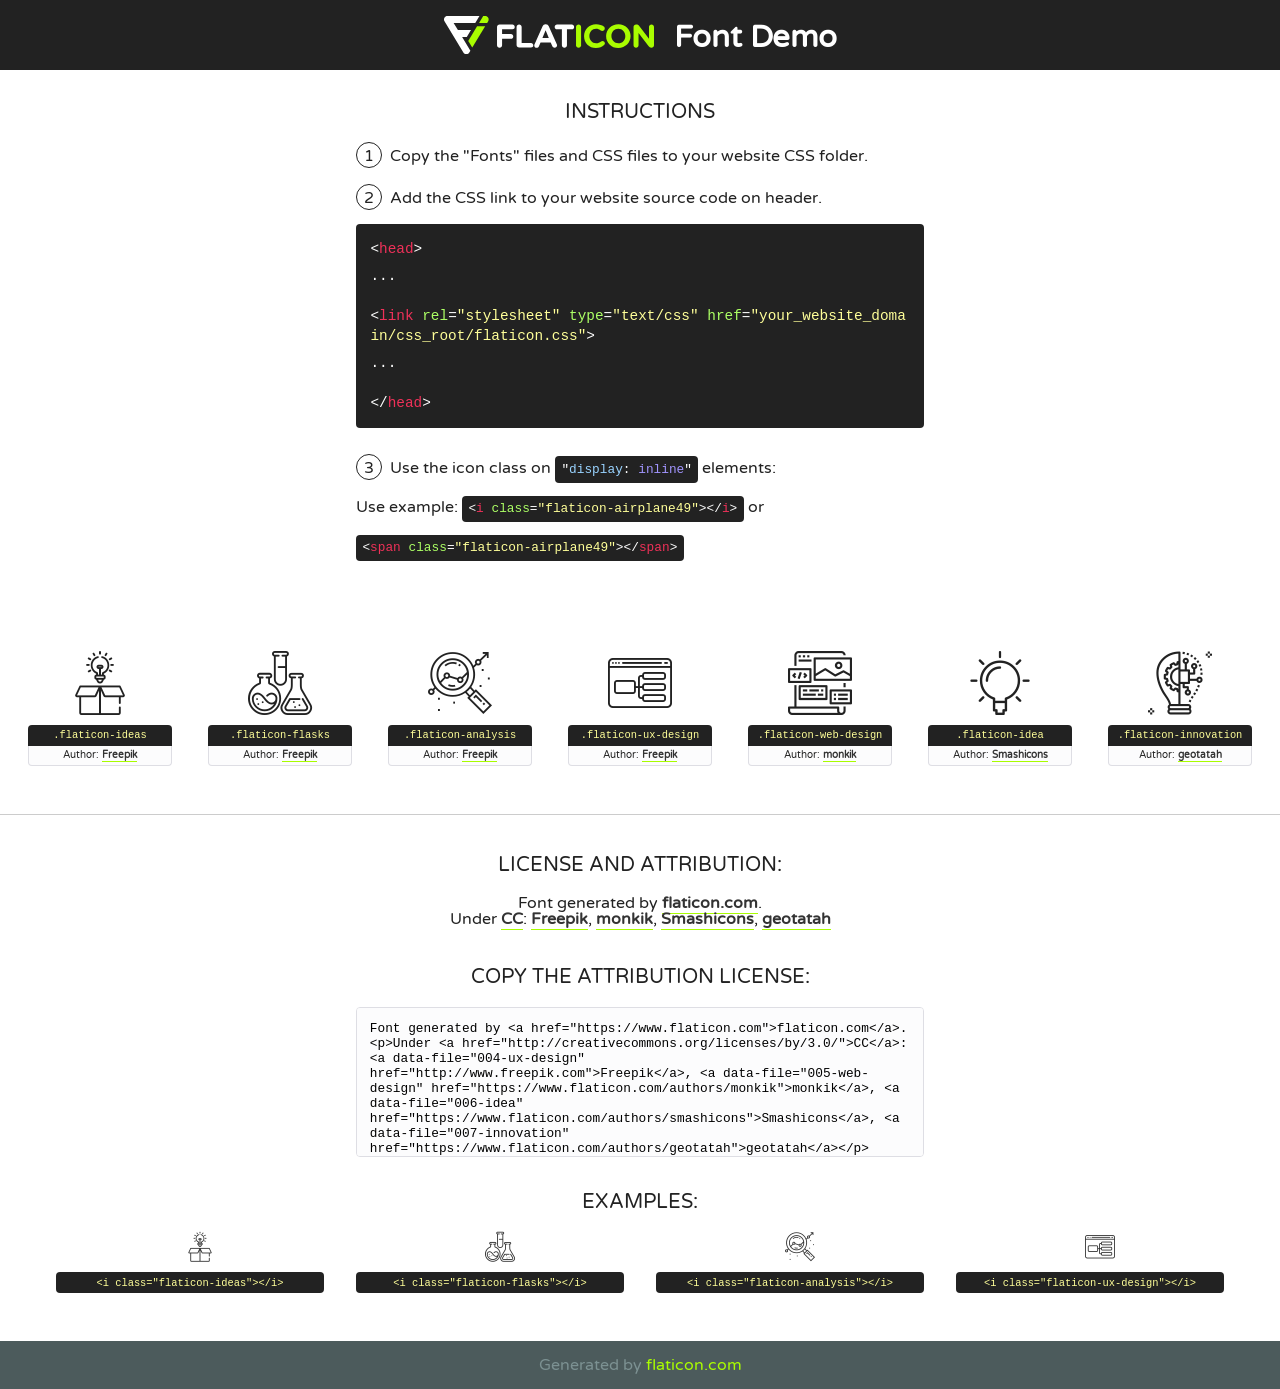
<file: fonts/flaticon/font/flaticon.html>
<!DOCTYPE html>
<!--
  Flaticon icon font: Flaticon
  Creation date: 20/03/2019 02:18
-->
<html>
<!DOCTYPE html>
<html>

<head>
    <title>Flaticon WebFont</title>
    <link href="http://fonts.googleapis.com/css?family=Varela+Round" rel="stylesheet" type="text/css" />
    <link rel="stylesheet" type="text/css" href="flaticon.css">
    <meta charset="UTF-8">
    <style>
    html, body, div, span, applet, object, iframe,
    h1, h2, h3, h4, h5, h6, p, blockquote, pre,
    a, abbr, acronym, address, big, cite, code,
    del, dfn, em, img, ins, kbd, q, s, samp,
    small, strike, strong, sub, sup, tt, var,
    b, u, i, center,
    dl, dt, dd, ol, ul, li,
    fieldset, form, label, legend,
    table, caption, tbody, tfoot, thead, tr, th, td,
    article, aside, canvas, details, embed, 
    figure, figcaption, footer, header, hgroup, 
    menu, nav, output, ruby, section, summary,
    time, mark, audio, video {
        margin: 0;
        padding: 0;
        border: 0;
        font-size: 100%;
        font: inherit;
        vertical-align: baseline;
    }
    /* HTML5 display-role reset for older browsers */
    article, aside, details, figcaption, figure, 
    footer, header, hgroup, menu, nav, section {
        display: block;
    }
    body {
        line-height: 1;
    }
    ol, ul {
        list-style: none;
    }
    blockquote, q {
        quotes: none;
    }
    blockquote:before, blockquote:after,
    q:before, q:after {
        content: '';
        content: none;
    }
    table {
        border-collapse: collapse;
        border-spacing: 0;
    }
    body {
        font-family: 'Varela Round', Helvetica, Arial, sans-serif;
        font-size: 16px;
        color: #222;
    }
    a {
        color: #333;
        border-bottom: 1px solid #a9fd00;
        font-weight: bold;
        text-decoration: none;
    }
    * {
        -moz-box-sizing: border-box;
        -webkit-box-sizing: border-box;
        box-sizing: border-box;
        margin: 0;
        padding: 0;
    }
    [class^="flaticon-"]:before, [class*=" flaticon-"]:before, [class^="flaticon-"]:after, [class*=" flaticon-"]:after {
        font-family: Flaticon;
        font-size: 30px;
        font-style: normal;
        margin-left: 20px;
        color: #333;
    }
    .wrapper {
        max-width: 600px;
        margin: auto;
        padding: 0 1em;
    }
    .title {
        font-size: 1.25em;
        text-align: center;
        margin-bottom: 1em;
        text-transform: uppercase;
    }
    header {
        text-align: center;
        background-color: #222;
        color: #fff;
        padding: 1em;
    }
    header .logo {
        width: 210px;
        height: 38px;
        display: inline-block;
        vertical-align: middle;
        margin-right: 1em;
        border: none;
    }
    header strong {
        font-size: 1.95em;
        font-weight: bold;
        vertical-align: middle;
        margin-top: 5px;
        display: inline-block;
    }
    .demo {
        margin: 2em auto;
        line-height: 1.25em;
    }
    .demo ul li {
        margin-bottom: 1em;
    }
    .demo ul li .num {
        color: #222;
        border-radius: 20px;
        display: inline-block;
        width: 26px;
        padding: 3px;
        height: 26px;
        text-align: center;
        margin-right: 0.5em;
        border: 1px solid #222;
    }
    .demo ul li code {
        background-color: #222;
        border-radius: 4px;
        padding: 0.25em 0.5em;
        display: inline-block;
        color: #fff;
        font-family: Consolas,Monaco,Lucida Console,Liberation Mono,DejaVu Sans Mono,Bitstream Vera Sans Mono,Courier New, monospace;
        font-weight: lighter;
        margin-top: 1em;
        font-size: 0.8em;
        word-break: break-all;
    }
    .demo ul li code.big {
        padding: 1em;
        font-size: 0.9em;
    }
    .demo ul li code .red {
        color: #EF3159;
    }
    .demo ul li code .green {
        color: #ACFF65;
    }
    .demo ul li code .yellow {
        color: #FFFF99;
    }
    .demo ul li code .blue {
        color: #99D3FF;
    }
    .demo ul li code .purple {
        color: #A295FF;
    }
    .demo ul li code .dots {
        margin-top: 0.5em;
        display: block;
    }
    #glyphs {
        border-bottom: 1px solid #ccc;
        padding: 2em 0;
        text-align: center;
    }
    .glyph {
        display: inline-block;
        width: 9em;
        margin: 1em;
        text-align: center;
        vertical-align: top;
        background: #FFF;
    }
    .glyph .glyph-icon {
        padding: 10px;
        display: block;
        font-family:"Flaticon";
        font-size: 64px;
        line-height: 1;
    }
    .glyph .glyph-icon:before {
        font-size: 64px;
        color: #222;
        margin-left: 0;
    }
    .class-name {
        font-size: 0.65em;
        background-color: #222;
        color: #fff;
        border-radius: 4px 4px 0 0;
        padding: 0.5em;
        color: #FFFF99;
        font-family: Consolas,Monaco,Lucida Console,Liberation Mono,DejaVu Sans Mono,Bitstream Vera Sans Mono,Courier New, monospace;
    }
    .author-name {
        font-size: 0.6em;
        background-color: #fcfcfd;
        border: 1px solid #DEDEE4;
        border-top: 0;
        border-radius: 0 0 4px 4px;
        padding: 0.5em;
    }
    .class-name:last-child {
        font-size: 10px;
        color:#888;
    }
    .class-name:last-child a {
        font-size: 10px;
        color:#555;
    }
    .class-name:last-child a:hover {
        color:#a9fd00;
    }
    .glyph > input {
        display: block;
        width: 100px;
        margin: 5px auto;
        text-align: center;
        font-size: 12px;
        cursor: text;
    }
    .glyph > input.icon-input {
        font-family:"Flaticon";
        font-size: 16px;
        margin-bottom: 10px;
    }
    .attribution .title {
        margin-top: 2em;
    }
    .attribution textarea {
        background-color: #fcfcfd;
        padding: 1em;
        border: none;
        box-shadow: none;
        border: 1px solid #DEDEE4;
        border-radius: 4px;
        resize: none;
        width: 100%;
        height: 150px;
        font-size: 0.8em;
        font-family: Consolas,Monaco,Lucida Console,Liberation Mono,DejaVu Sans Mono,Bitstream Vera Sans Mono,Courier New, monospace;
        -webkit-appearance: none;
    }
    .iconsuse {
        margin: 2em auto;
        text-align: center;
        max-width: 1200px;
    }
    .iconsuse:after {
        content: '';
        display: table;
        clear: both;
    }
    .iconsuse .image {
        float: left;
        width: 25%;
        padding: 0 1em;
    }
    .iconsuse .image p {
        margin-bottom: 1em;
    }
    .iconsuse .image span {
        display: block;
        font-size: 0.65em;
        background-color: #222;
        color: #fff;
        border-radius: 4px;
        padding: 0.5em;
        color: #FFFF99;
        margin-top: 1em;
        font-family: Consolas,Monaco,Lucida Console,Liberation Mono,DejaVu Sans Mono,Bitstream Vera Sans Mono,Courier New, monospace;
    }
    #footer {
        text-align: center;
        background-color: #4C5B5C;
        color: #7c9192;
        padding: 1em;
    }
    #footer a {
        border: none;
        color: #a9fd00;
        font-weight: normal;
    }
    @media (max-width: 960px) {
        .iconsuse .image {
            width: 50%;
        }
    }
    @media (max-width: 560px) {
        .iconsuse .image {
            width: 100%;
        }
    }
    </style>
</head>

<body class="characters-off">

    <header>
        <a href="https://www.flaticon.com" target="_blank" class="logo">
            <svg version="1.1" xmlns="http://www.w3.org/2000/svg" xmlns:xlink="http://www.w3.org/1999/xlink" xmlns:a="http://ns.adobe.com/AdobeSVGViewerExtensions/3.0/" viewBox="0 0 560.875 102.036" enable-background="new 0 0 560.875 102.036" xml:space="preserve">
                <defs>
                </defs>
                <g>
                    <g class="letters">
                        <path fill="#ffffff" d="M141.596,29.675c0-3.777,2.985-6.767,6.764-6.767h34.438c3.426,0,6.15,2.728,6.15,6.15
                        c0,3.43-2.724,6.149-6.15,6.149h-27.674v13.091h23.719c3.429,0,6.151,2.724,6.151,6.15c0,3.43-2.723,6.149-6.151,6.149h-23.719
                        v17.574c0,3.773-2.986,6.761-6.764,6.761c-3.779,0-6.764-2.989-6.764-6.761V29.675z"></path>
                        <path fill="#ffffff" d="M193.844,29.149c0-3.781,2.985-6.767,6.764-6.767c3.776,0,6.763,2.985,6.763,6.767v42.957h25.039
                        c3.426,0,6.149,2.726,6.149,6.153c0,3.425-2.723,6.15-6.149,6.15h-31.802c-3.779,0-6.764-2.986-6.764-6.768V29.149z"></path>
                        <path fill="#ffffff" d="M241.891,75.71l21.438-48.407c1.492-3.341,4.215-5.357,7.906-5.357h0.792
                        c3.686,0,6.323,2.017,7.815,5.357l21.439,48.407c0.436,0.967,0.701,1.845,0.701,2.723c0,3.602-2.809,6.501-6.414,6.501
                        c-3.161,0-5.269-1.845-6.499-4.655l-4.132-9.661h-27.059l-4.301,10.102c-1.144,2.631-3.426,4.214-6.237,4.214
                        c-3.517,0-6.24-2.81-6.24-6.325C241.1,77.64,241.451,76.677,241.891,75.71z M279.932,58.666l-8.521-20.297l-8.526,20.297H279.932
                        z"></path>
                        <path fill="#ffffff" d="M314.864,35.387H301.86c-3.429,0-6.239-2.813-6.239-6.238c0-3.429,2.811-6.24,6.239-6.24h39.533
                        c3.426,0,6.237,2.811,6.237,6.24c0,3.425-2.811,6.238-6.237,6.238h-13.001v42.785c0,3.773-2.99,6.761-6.764,6.761
                        c-3.779,0-6.764-2.989-6.764-6.761V35.387z"></path>
                        <path fill="#A9FD00" d="M352.615,29.149c0-3.781,2.985-6.767,6.767-6.767c3.774,0,6.761,2.985,6.761,6.767v49.024
                        c0,3.773-2.987,6.761-6.761,6.761c-3.781,0-6.767-2.989-6.767-6.761V29.149z"></path>
                        <path fill="#A9FD00" d="M374.132,53.836v-0.179c0-17.481,13.178-31.801,32.065-31.801c9.22,0,15.459,2.458,20.557,6.238
                        c1.402,1.054,2.637,2.985,2.637,5.357c0,3.692-2.985,6.59-6.681,6.59c-1.845,0-3.071-0.702-4.044-1.319
                        c-3.776-2.813-7.729-4.393-12.562-4.393c-10.364,0-17.831,8.611-17.831,19.154v0.173c0,10.542,7.291,19.329,17.831,19.329
                        c5.715,0,9.492-1.756,13.359-4.834c1.049-0.874,2.458-1.491,4.039-1.491c3.429,0,6.325,2.813,6.325,6.236
                        c0,2.106-1.056,3.78-2.282,4.834c-5.539,4.834-12.036,7.733-21.878,7.733C387.572,85.464,374.132,71.493,374.132,53.836z"></path>
                        <path fill="#A9FD00" d="M433.009,53.836v-0.179c0-17.481,13.79-31.801,32.766-31.801c18.981,0,32.592,14.143,32.592,31.628v0.173
                        c0,17.483-13.785,31.807-32.769,31.807C446.625,85.464,433.009,71.32,433.009,53.836z M484.224,53.836v-0.179
                        c0-10.539-7.725-19.326-18.626-19.326c-10.893,0-18.449,8.611-18.449,19.154v0.173c0,10.542,7.73,19.329,18.626,19.329
                        C476.676,72.986,484.224,64.378,484.224,53.836z"></path>
                        <path fill="#A9FD00" d="M506.233,29.321c0-3.774,2.99-6.763,6.767-6.763h1.401c3.252,0,5.183,1.583,7.029,3.953l26.093,34.265
                        V29.059c0-3.692,2.99-6.677,6.681-6.677c3.683,0,6.671,2.985,6.671,6.677v48.934c0,3.78-2.987,6.765-6.764,6.765h-0.436
                        c-3.257,0-5.188-1.581-7.034-3.953l-27.056-35.492v32.944c0,3.687-2.985,6.676-6.678,6.676c-3.683,0-6.673-2.989-6.673-6.676
                        V29.321z"></path>
                    </g>
                    <g class="insignia">
                        <path fill="#ffffff" d="M48.372,56.137h12.517l11.156-18.537H37.186L25.688,18.539h57.825L94.668,0H9.271
                        C5.925,0,2.842,1.801,1.198,4.716c-1.644,2.907-1.593,6.482,0.134,9.343l50.38,83.501c1.678,2.781,4.689,4.476,7.938,4.476
                        c3.246,0,6.257-1.695,7.935-4.476l2.898-4.804L48.372,56.137z"></path>
                        <g class="i">
                            <path fill="#A9FD00" d="M93.575,18.539h0.031v0.004l21.652,0.004l2.705-4.488c1.727-2.861,1.778-6.436,0.133-9.343
                            C116.454,1.801,113.371,0,110.026,0h-5.294L93.575,18.539z"></path>
                            <polygon fill="#A9FD00" points="88.291,27.356 64.725,66.486 75.519,84.404 109.942,27.356"></polygon>
                        </g>
                    </g>
                </g>
            </svg>
        </a>
        <strong>Font Demo</strong>
    </header>


    <section class="demo wrapper">

        <p class="title">Instructions</p>

        <ul>
            <li>
                <span class="num">1</span>Copy the "Fonts" files and CSS files to your website CSS folder.
            </li>
            <li>
                <span class="num">2</span>Add the CSS link to your website source code on header.
                <code class="big">
                    &lt;<span class="red">head</span>&gt;
                    <br/><span class="dots">...</span>
                    <br/>&lt;<span class="red">link</span> <span class="green">rel</span>=<span class="yellow">"stylesheet"</span> <span class="green">type</span>=<span class="yellow">"text/css"</span> <span class="green">href</span>=<span class="yellow">"your_website_domain/css_root/flaticon.css"</span>&gt;
                    <br/><span class="dots">...</span>
                    <br/>&lt;/<span class="red">head</span>&gt;
                </code>
            </li>

            <li>
                <p>
                    <span class="num">3</span>Use the icon class on <code>"<span class="blue">display</span>:<span class="purple"> inline</span>"</code> elements:
                    <br />
                    Use example: <code>&lt;<span class="red">i</span> <span class="green">class</span>=<span class="yellow">&quot;flaticon-airplane49&quot;</span>&gt;&lt;/<span class="red">i</span>&gt;</code> or <code>&lt;<span class="red">span</span> <span class="green">class</span>=<span class="yellow">&quot;flaticon-airplane49&quot;</span>&gt;&lt;/<span class="red">span</span>&gt;</code>
            </li>
        </ul>

    </section>




   <section id="glyphs">          
    
      
        <div class="glyph"><div class="glyph-icon flaticon-ideas"></div>
            <div class="class-name">.flaticon-ideas</div>
            <div class="author-name">Author: <a data-file="001-ideas" href="http://www.freepik.com">Freepik</a> </div> 
        </div>        
        
        <div class="glyph"><div class="glyph-icon flaticon-flasks"></div>
            <div class="class-name">.flaticon-flasks</div>
            <div class="author-name">Author: <a data-file="002-flasks" href="http://www.freepik.com">Freepik</a> </div> 
        </div>        
        
        <div class="glyph"><div class="glyph-icon flaticon-analysis"></div>
            <div class="class-name">.flaticon-analysis</div>
            <div class="author-name">Author: <a data-file="003-analysis" href="http://www.freepik.com">Freepik</a> </div> 
        </div>        
        
        <div class="glyph"><div class="glyph-icon flaticon-ux-design"></div>
            <div class="class-name">.flaticon-ux-design</div>
            <div class="author-name">Author: <a data-file="004-ux-design" href="http://www.freepik.com">Freepik</a> </div> 
        </div>        
        
        <div class="glyph"><div class="glyph-icon flaticon-web-design"></div>
            <div class="class-name">.flaticon-web-design</div>
            <div class="author-name">Author: <a data-file="005-web-design" href="https://www.flaticon.com/authors/monkik">monkik</a> </div> 
        </div>        
        
        <div class="glyph"><div class="glyph-icon flaticon-idea"></div>
            <div class="class-name">.flaticon-idea</div>
            <div class="author-name">Author: <a data-file="006-idea" href="https://www.flaticon.com/authors/smashicons">Smashicons</a> </div> 
        </div>        
        
        <div class="glyph"><div class="glyph-icon flaticon-innovation"></div>
            <div class="class-name">.flaticon-innovation</div>
            <div class="author-name">Author: <a data-file="007-innovation" href="https://www.flaticon.com/authors/geotatah">geotatah</a> </div> 
        </div>        
        

    </section>



    <section class="attribution wrapper"   style="text-align:center;">

      <div class="title">License and attribution:</div><div class="attrDiv">Font generated by <a href="https://www.flaticon.com">flaticon.com</a>. <div><p>Under <a href="http://creativecommons.org/licenses/by/3.0/">CC</a>: <a data-file="004-ux-design" href="http://www.freepik.com">Freepik</a>, <a data-file="005-web-design" href="https://www.flaticon.com/authors/monkik">monkik</a>, <a data-file="006-idea" href="https://www.flaticon.com/authors/smashicons">Smashicons</a>, <a data-file="007-innovation" href="https://www.flaticon.com/authors/geotatah">geotatah</a></p>  </div>
      </div>
      <div class="title">Copy the Attribution License:</div>

    <textarea onclick="this.focus();this.select();">Font generated by &lt;a href=&quot;https://www.flaticon.com&quot;&gt;flaticon.com&lt;/a&gt;. <p>Under <a href="http://creativecommons.org/licenses/by/3.0/">CC</a>: <a data-file="004-ux-design" href="http://www.freepik.com">Freepik</a>, <a data-file="005-web-design" href="https://www.flaticon.com/authors/monkik">monkik</a>, <a data-file="006-idea" href="https://www.flaticon.com/authors/smashicons">Smashicons</a>, <a data-file="007-innovation" href="https://www.flaticon.com/authors/geotatah">geotatah</a></p>  
     </textarea>

    </section>

    <section class="iconsuse">

          <div class="title">Examples:</div>            
             
            <div class="image">
                <p>
                    <i class="glyph-icon flaticon-ideas"></i> 
                    <span>&lt;i class=&quot;flaticon-ideas&quot;&gt;&lt;/i&gt;</span>
                </p>
            </div>
            
            <div class="image">
                <p>
                    <i class="glyph-icon flaticon-flasks"></i> 
                    <span>&lt;i class=&quot;flaticon-flasks&quot;&gt;&lt;/i&gt;</span>
                </p>
            </div>
            
            <div class="image">
                <p>
                    <i class="glyph-icon flaticon-analysis"></i> 
                    <span>&lt;i class=&quot;flaticon-analysis&quot;&gt;&lt;/i&gt;</span>
                </p>
            </div>
            
            <div class="image">
                <p>
                    <i class="glyph-icon flaticon-ux-design"></i> 
                    <span>&lt;i class=&quot;flaticon-ux-design&quot;&gt;&lt;/i&gt;</span>
                </p>
            </div>
                       
        </div>
                            
    </section>

<div id="footer">
    <div>Generated by <a href="https://www.flaticon.com">flaticon.com</a>
    </div>
</div>



</body>
</html>
</file>
<file: vendors/linericon/style.css>
@font-face {
	font-family: 'Linearicons-Free';
	src:url('fonts/Linearicons-Free.eot?w118d');
	src:url('fonts/Linearicons-Free.eot?#iefixw118d') format('embedded-opentype'),
		url('fonts/Linearicons-Free.woff2?w118d') format('woff2'),
		url('fonts/Linearicons-Free.woff?w118d') format('woff'),
		url('fonts/Linearicons-Free.ttf?w118d') format('truetype'),
		url('fonts/Linearicons-Free.svg?w118d#Linearicons-Free') format('svg');
	font-weight: normal;
	font-style: normal;
}

.lnr {
	font-family: 'Linearicons-Free';
	speak: none;
	font-style: normal;
	font-weight: normal;
	font-variant: normal;
	text-transform: none;
	line-height: 1;

	/* Better Font Rendering =========== */
	-webkit-font-smoothing: antialiased;
	-moz-osx-font-smoothing: grayscale;
}

.lnr-home:before {
	content: "\e800";
}
.lnr-apartment:before {
	content: "\e801";
}
.lnr-pencil:before {
	content: "\e802";
}
.lnr-magic-wand:before {
	content: "\e803";
}
.lnr-drop:before {
	content: "\e804";
}
.lnr-lighter:before {
	content: "\e805";
}
.lnr-poop:before {
	content: "\e806";
}
.lnr-sun:before {
	content: "\e807";
}
.lnr-moon:before {
	content: "\e808";
}
.lnr-cloud:before {
	content: "\e809";
}
.lnr-cloud-upload:before {
	content: "\e80a";
}
.lnr-cloud-download:before {
	content: "\e80b";
}
.lnr-cloud-sync:before {
	content: "\e80c";
}
.lnr-cloud-check:before {
	content: "\e80d";
}
.lnr-database:before {
	content: "\e80e";
}
.lnr-lock:before {
	content: "\e80f";
}
.lnr-cog:before {
	content: "\e810";
}
.lnr-trash:before {
	content: "\e811";
}
.lnr-dice:before {
	content: "\e812";
}
.lnr-heart:before {
	content: "\e813";
}
.lnr-star:before {
	content: "\e814";
}
.lnr-star-half:before {
	content: "\e815";
}
.lnr-star-empty:before {
	content: "\e816";
}
.lnr-flag:before {
	content: "\e817";
}
.lnr-envelope:before {
	content: "\e818";
}
.lnr-paperclip:before {
	content: "\e819";
}
.lnr-inbox:before {
	content: "\e81a";
}
.lnr-eye:before {
	content: "\e81b";
}
.lnr-printer:before {
	content: "\e81c";
}
.lnr-file-empty:before {
	content: "\e81d";
}
.lnr-file-add:before {
	content: "\e81e";
}
.lnr-enter:before {
	content: "\e81f";
}
.lnr-exit:before {
	content: "\e820";
}
.lnr-graduation-hat:before {
	content: "\e821";
}
.lnr-license:before {
	content: "\e822";
}
.lnr-music-note:before {
	content: "\e823";
}
.lnr-film-play:before {
	content: "\e824";
}
.lnr-camera-video:before {
	content: "\e825";
}
.lnr-camera:before {
	content: "\e826";
}
.lnr-picture:before {
	content: "\e827";
}
.lnr-book:before {
	content: "\e828";
}
.lnr-bookmark:before {
	content: "\e829";
}
.lnr-user:before {
	content: "\e82a";
}
.lnr-users:before {
	content: "\e82b";
}
.lnr-shirt:before {
	content: "\e82c";
}
.lnr-store:before {
	content: "\e82d";
}
.lnr-cart:before {
	content: "\e82e";
}
.lnr-tag:before {
	content: "\e82f";
}
.lnr-phone-handset:before {
	content: "\e830";
}
.lnr-phone:before {
	content: "\e831";
}
.lnr-pushpin:before {
	content: "\e832";
}
.lnr-map-marker:before {
	content: "\e833";
}
.lnr-map:before {
	content: "\e834";
}
.lnr-location:before {
	content: "\e835";
}
.lnr-calendar-full:before {
	content: "\e836";
}
.lnr-keyboard:before {
	content: "\e837";
}
.lnr-spell-check:before {
	content: "\e838";
}
.lnr-screen:before {
	content: "\e839";
}
.lnr-smartphone:before {
	content: "\e83a";
}
.lnr-tablet:before {
	content: "\e83b";
}
.lnr-laptop:before {
	content: "\e83c";
}
.lnr-laptop-phone:before {
	content: "\e83d";
}
.lnr-power-switch:before {
	content: "\e83e";
}
.lnr-bubble:before {
	content: "\e83f";
}
.lnr-heart-pulse:before {
	content: "\e840";
}
.lnr-construction:before {
	content: "\e841";
}
.lnr-pie-chart:before {
	content: "\e842";
}
.lnr-chart-bars:before {
	content: "\e843";
}
.lnr-gift:before {
	content: "\e844";
}
.lnr-diamond:before {
	content: "\e845";
}
.lnr-linearicons:before {
	content: "\e846";
}
.lnr-dinner:before {
	content: "\e847";
}
.lnr-coffee-cup:before {
	content: "\e848";
}
.lnr-leaf:before {
	content: "\e849";
}
.lnr-paw:before {
	content: "\e84a";
}
.lnr-rocket:before {
	content: "\e84b";
}
.lnr-briefcase:before {
	content: "\e84c";
}
.lnr-bus:before {
	content: "\e84d";
}
.lnr-car:before {
	content: "\e84e";
}
.lnr-train:before {
	content: "\e84f";
}
.lnr-bicycle:before {
	content: "\e850";
}
.lnr-wheelchair:before {
	content: "\e851";
}
.lnr-select:before {
	content: "\e852";
}
.lnr-earth:before {
	content: "\e853";
}
.lnr-smile:before {
	content: "\e854";
}
.lnr-sad:before {
	content: "\e855";
}
.lnr-neutral:before {
	content: "\e856";
}
.lnr-mustache:before {
	content: "\e857";
}
.lnr-alarm:before {
	content: "\e858";
}
.lnr-bullhorn:before {
	content: "\e859";
}
.lnr-volume-high:before {
	content: "\e85a";
}
.lnr-volume-medium:before {
	content: "\e85b";
}
.lnr-volume-low:before {
	content: "\e85c";
}
.lnr-volume:before {
	content: "\e85d";
}
.lnr-mic:before {
	content: "\e85e";
}
.lnr-hourglass:before {
	content: "\e85f";
}
.lnr-undo:before {
	content: "\e860";
}
.lnr-redo:before {
	content: "\e861";
}
.lnr-sync:before {
	content: "\e862";
}
.lnr-history:before {
	content: "\e863";
}
.lnr-clock:before {
	content: "\e864";
}
.lnr-download:before {
	content: "\e865";
}
.lnr-upload:before {
	content: "\e866";
}
.lnr-enter-down:before {
	content: "\e867";
}
.lnr-exit-up:before {
	content: "\e868";
}
.lnr-bug:before {
	content: "\e869";
}
.lnr-code:before {
	content: "\e86a";
}
.lnr-link:before {
	content: "\e86b";
}
.lnr-unlink:before {
	content: "\e86c";
}
.lnr-thumbs-up:before {
	content: "\e86d";
}
.lnr-thumbs-down:before {
	content: "\e86e";
}
.lnr-magnifier:before {
	content: "\e86f";
}
.lnr-cross:before {
	content: "\e870";
}
.lnr-menu:before {
	content: "\e871";
}
.lnr-list:before {
	content: "\e872";
}
.lnr-chevron-up:before {
	content: "\e873";
}
.lnr-chevron-down:before {
	content: "\e874";
}
.lnr-chevron-left:before {
	content: "\e875";
}
.lnr-chevron-right:before {
	content: "\e876";
}
.lnr-arrow-up:before {
	content: "\e877";
}
.lnr-arrow-down:before {
	content: "\e878";
}
.lnr-arrow-left:before {
	content: "\e879";
}
.lnr-arrow-right:before {
	content: "\e87a";
}
.lnr-move:before {
	content: "\e87b";
}
.lnr-warning:before {
	content: "\e87c";
}
.lnr-question-circle:before {
	content: "\e87d";
}
.lnr-menu-circle:before {
	content: "\e87e";
}
.lnr-checkmark-circle:before {
	content: "\e87f";
}
.lnr-cross-circle:before {
	content: "\e880";
}
.lnr-plus-circle:before {
	content: "\e881";
}
.lnr-circle-minus:before {
	content: "\e882";
}
.lnr-arrow-up-circle:before {
	content: "\e883";
}
.lnr-arrow-down-circle:before {
	content: "\e884";
}
.lnr-arrow-left-circle:before {
	content: "\e885";
}
.lnr-arrow-right-circle:before {
	content: "\e886";
}
.lnr-chevron-up-circle:before {
	content: "\e887";
}
.lnr-chevron-down-circle:before {
	content: "\e888";
}
.lnr-chevron-left-circle:before {
	content: "\e889";
}
.lnr-chevron-right-circle:before {
	content: "\e88a";
}
.lnr-crop:before {
	content: "\e88b";
}
.lnr-frame-expand:before {
	content: "\e88c";
}
.lnr-frame-contract:before {
	content: "\e88d";
}
.lnr-layers:before {
	content: "\e88e";
}
.lnr-funnel:before {
	content: "\e88f";
}
.lnr-text-format:before {
	content: "\e890";
}
.lnr-text-format-remove:before {
	content: "\e891";
}
.lnr-text-size:before {
	content: "\e892";
}
.lnr-bold:before {
	content: "\e893";
}
.lnr-italic:before {
	content: "\e894";
}
.lnr-underline:before {
	content: "\e895";
}
.lnr-strikethrough:before {
	content: "\e896";
}
.lnr-highlight:before {
	content: "\e897";
}
.lnr-text-align-left:before {
	content: "\e898";
}
.lnr-text-align-center:before {
	content: "\e899";
}
.lnr-text-align-right:before {
	content: "\e89a";
}
.lnr-text-align-justify:before {
	content: "\e89b";
}
.lnr-line-spacing:before {
	content: "\e89c";
}
.lnr-indent-increase:before {
	content: "\e89d";
}
.lnr-indent-decrease:before {
	content: "\e89e";
}
.lnr-pilcrow:before {
	content: "\e89f";
}
.lnr-direction-ltr:before {
	content: "\e8a0";
}
.lnr-direction-rtl:before {
	content: "\e8a1";
}
.lnr-page-break:before {
	content: "\e8a2";
}
.lnr-sort-alpha-asc:before {
	content: "\e8a3";
}
.lnr-sort-amount-asc:before {
	content: "\e8a4";
}
.lnr-hand:before {
	content: "\e8a5";
}
.lnr-pointer-up:before {
	content: "\e8a6";
}
.lnr-pointer-right:before {
	content: "\e8a7";
}
.lnr-pointer-down:before {
	content: "\e8a8";
}
.lnr-pointer-left:before {
	content: "\e8a9";
}
</file>
<file: vendors/nice-select/css/nice-select.css>
.nice-select {
  -webkit-tap-highlight-color: transparent;
  background-color: #fff;
  border-radius: 5px;
  border: solid 1px #e8e8e8;
  box-sizing: border-box;
  clear: both;
  cursor: pointer;
  display: block;
  float: left;
  font-family: inherit;
  font-size: 14px;
  font-weight: normal;
  height: 42px;
  line-height: 40px;
  outline: none;
  padding-left: 18px;
  padding-right: 30px;
  position: relative;
  text-align: left !important;
  -webkit-transition: all 0.2s ease-in-out;
  transition: all 0.2s ease-in-out;
  -webkit-user-select: none;
     -moz-user-select: none;
      -ms-user-select: none;
          user-select: none;
  white-space: nowrap;
  width: auto; }
  .nice-select:hover {
    border-color: #dbdbdb; }
  .nice-select:active, .nice-select.open, .nice-select:focus {
    border-color: #999; }
  .nice-select:after {
    border-bottom: 2px solid #999;
    border-right: 2px solid #999;
    content: '';
    display: block;
    height: 5px;
    margin-top: -4px;
    pointer-events: none;
    position: absolute;
    right: 12px;
    top: 50%;
    -webkit-transform-origin: 66% 66%;
        -ms-transform-origin: 66% 66%;
            transform-origin: 66% 66%;
    -webkit-transform: rotate(45deg);
        -ms-transform: rotate(45deg);
            transform: rotate(45deg);
    -webkit-transition: all 0.15s ease-in-out;
    transition: all 0.15s ease-in-out;
    width: 5px; }
  .nice-select.open:after {
    -webkit-transform: rotate(-135deg);
        -ms-transform: rotate(-135deg);
            transform: rotate(-135deg); }
  .nice-select.open .list {
    opacity: 1;
    pointer-events: auto;
    -webkit-transform: scale(1) translateY(0);
        -ms-transform: scale(1) translateY(0);
            transform: scale(1) translateY(0); }
  .nice-select.disabled {
    border-color: #ededed;
    color: #999;
    pointer-events: none; }
    .nice-select.disabled:after {
      border-color: #cccccc; }
  .nice-select.wide {
    width: 100%; }
    .nice-select.wide .list {
      left: 0 !important;
      right: 0 !important; }
  .nice-select.right {
    float: right; }
    .nice-select.right .list {
      left: auto;
      right: 0; }
  .nice-select.small {
    font-size: 12px;
    height: 36px;
    line-height: 34px; }
    .nice-select.small:after {
      height: 4px;
      width: 4px; }
    .nice-select.small .option {
      line-height: 34px;
      min-height: 34px; }
  .nice-select .list {
    background-color: #fff;
    border-radius: 5px;
    box-shadow: 0 0 0 1px rgba(68, 68, 68, 0.11);
    box-sizing: border-box;
    margin-top: 4px;
    opacity: 0;
    overflow: hidden;
    padding: 0;
    pointer-events: none;
    position: absolute;
    top: 100%;
    left: 0;
    -webkit-transform-origin: 50% 0;
        -ms-transform-origin: 50% 0;
            transform-origin: 50% 0;
    -webkit-transform: scale(0.75) translateY(-21px);
        -ms-transform: scale(0.75) translateY(-21px);
            transform: scale(0.75) translateY(-21px);
    -webkit-transition: all 0.2s cubic-bezier(0.5, 0, 0, 1.25), opacity 0.15s ease-out;
    transition: all 0.2s cubic-bezier(0.5, 0, 0, 1.25), opacity 0.15s ease-out;
    z-index: 9; }
    .nice-select .list:hover .option:not(:hover) {
      background-color: transparent !important; }
  .nice-select .option {
    cursor: pointer;
    font-weight: 400;
    line-height: 40px;
    list-style: none;
    min-height: 40px;
    outline: none;
    padding-left: 18px;
    padding-right: 29px;
    text-align: left;
    -webkit-transition: all 0.2s;
    transition: all 0.2s; }
    .nice-select .option:hover, .nice-select .option.focus, .nice-select .option.selected.focus {
      background-color: #f6f6f6; }
    .nice-select .option.selected {
      font-weight: bold; }
    .nice-select .option.disabled {
      background-color: transparent;
      color: #999;
      cursor: default; }

.no-csspointerevents .nice-select .list {
  display: none; }

.no-csspointerevents .nice-select.open .list {
  display: block; }
</file>
<file: vendors/flaticon/flaticon.css>
/*
  	Flaticon icon font: Flaticon
  	Creation date: 26/06/2018 17:19
  	*/

@font-face {
  font-family: "Flaticon";
  src: url("./Flaticon.eot");
  src: url("./Flaticon.eot?#iefix") format("embedded-opentype"),
       url("./Flaticon.woff") format("woff"),
       url("./Flaticon.ttf") format("truetype"),
       url("./Flaticon.svg#Flaticon") format("svg");
  font-weight: normal;
  font-style: normal;
}

@media screen and (-webkit-min-device-pixel-ratio:0) {
  @font-face {
    font-family: "Flaticon";
    src: url("./Flaticon.svg#Flaticon") format("svg");
  }
}

[class^="flaticon-"]:before, [class*=" flaticon-"]:before,
[class^="flaticon-"]:after, [class*=" flaticon-"]:after {   
  font-family: Flaticon;
        font-size: 20px;
font-style: normal;
margin-left: 20px;
}

.flaticon-skyline:before { content: "\f100"; }
.flaticon-sketch:before { content: "\f101"; }
.flaticon-city:before { content: "\f102"; }
</file>
<file: css/style.css>
/*----------------------------------------------------
@File: Default Styles
@Author: Rocky Ahmed
@URL: http://wethemez.com
Author E-mail: rockybd1995@gmail.com

This file contains the styling for the actual theme, this
is the file you need to edit to change the look of the
theme.
---------------------------------------------------- */
/*=====================================================================
@Template Name: HostHub Construction 
@Author: Rocky Ahmed
@Developed By: Rocky Ahmed
@Developer URL: http://rocky.wethemez.com
Author E-mail: rockybd1995@gmail.com

@Default Styles

Table of Content:
01/ Variables
02/ predefin
03/ header
04/ button
05/ banner
06/ breadcrumb
07/ about
08/ team
09/ project 
10/ price 
11/ team 
12/ blog 
13/ video  
14/ features  
15/ career  
16/ contact 
17/ footer

=====================================================================*/
/*----------------------------------------------------*/
/*font Variables*/
/*Color Variables*/
/*=================== fonts ====================*/
@import url("https://fonts.googleapis.com/css?family=Heebo:300,400,500,700|Roboto:300,400,500,700");
/*---------------------------------------------------- */
/*----------------------------------------------------*/
html {
    scroll-behavior: smooth;
}

.list {
  list-style: none;
  margin: 0px;
  padding: 0px; }

a {
  text-decoration: none;
  transition: all 0.3s ease-in-out; }
  a:hover, a:focus {
    text-decoration: none;
    outline: none; }

.row.m0 {
  margin: 0px; }

body {
  line-height: 26px;
  font-size: 16px;
  font-family: "Roboto", sans-serif;
  font-weight: normal;
  color: #777777; }

h1, h2, h3, h4, h5, h6 {
  font-family: "Heebo", sans-serif;
  font-weight: bold; }

button:focus {
  outline: none;
  box-shadow: none; }

.p_120 {
  padding-top: 120px;
  padding-bottom: 120px; }

.pad_top {
  padding-top: 120px; }

.pad_btm {
  padding-bottom: 120px; }

.mt-25 {
  margin-top: 25px; }

.p0 {
  padding-left: 0px;
  padding-right: 0px; }

@media (min-width: 1200px) {
  .container {
    max-width: 1170px; } }

@media (min-width: 1620px) {
  .box_1620 {
    max-width: 1650px;
    margin: auto; } }
.white_bg {
  background: #fff !important; }

/* Main Title Area css
============================================================================================ */
.main_title {
  text-align: center;
  margin-bottom: 75px; }
  .main_title h2 {
    font-family: "Heebo", sans-serif;
    font-size: 36px;
    color: #222222;
    font-weight: bold;
    margin-bottom: 15px;
    text-transform: uppercase; }
  .main_title p {
    font-size: 16px;
    font-family: "Roboto", sans-serif;
    line-height: 26px;
    color: #777777;
    margin-bottom: 0px;
    max-width: 570px;
    margin: auto; }
  .main_title.white h2 {
    color: #fff; }
  .main_title.white p {
    color: #fff;
    opacity: .6; }

/* End Main Title Area css
============================================================================================ */
/*---------------------------------------------------- */
/*----------------------------------------------------*/
.header_area {
  position: absolute;
  width: 100%;
  top: 0;
  left: 0;
  z-index: 99;
  transition: background 0.4s, all 0.3s linear; }
  .header_area .navbar {
    background: transparent;
    padding: 0px;
    border: 0px;
    border-radius: 0px; }
    .header_area .navbar .nav .nav-item {
      margin-right: 45px; }
      .header_area .navbar .nav .nav-item .nav-link {
        font: 500 12px/100px "Roboto", sans-serif;
        text-transform: uppercase;
        color: #222222;
        padding: 0px;
        display: inline-block; }
        .header_area .navbar .nav .nav-item .nav-link:after {
          display: none; }
      .header_area .navbar .nav .nav-item.submenu {
        position: relative; }
        .header_area .navbar .nav .nav-item.submenu ul {
          border: none;
          padding: 0px;
          border-radius: 0px;
          box-shadow: none;
          margin: 0px;
          background: #fff; }
          @media (min-width: 992px) {
            .header_area .navbar .nav .nav-item.submenu ul {
              position: absolute;
              top: 120%;
              left: 0px;
              min-width: 200px;
              text-align: left;
              opacity: 0;
              transition: all 300ms ease-in;
              visibility: hidden;
              display: block;
              border: none;
              padding: 0px;
              border-radius: 0px;
              box-shadow: 0px 10px 30px 0px rgba(0, 0, 0, 0.4); } }
          .header_area .navbar .nav .nav-item.submenu ul:before {
            content: "";
            width: 0;
            height: 0;
            border-style: solid;
            border-width: 10px 10px 0 10px;
            border-color: #eeeeee transparent transparent transparent;
            position: absolute;
            right: 24px;
            top: 45px;
            z-index: 3;
            opacity: 0;
            transition: all 400ms linear; }
          .header_area .navbar .nav .nav-item.submenu ul .nav-item {
            display: block;
            float: none;
            margin-right: 0px;
            border-bottom: 1px solid #ededed;
            margin-left: 0px;
            transition: all 0.4s linear; }
            .header_area .navbar .nav .nav-item.submenu ul .nav-item .nav-link {
              line-height: 45px;
              color: #222222;
              padding: 0px 30px;
              transition: all 150ms linear;
              display: block;
              margin-right: 0px; }
            .header_area .navbar .nav .nav-item.submenu ul .nav-item:last-child {
              border-bottom: none; }
            .header_area .navbar .nav .nav-item.submenu ul .nav-item:hover .nav-link {
              background: #8490ff;
              color: #fff; }
        @media (min-width: 992px) {
          .header_area .navbar .nav .nav-item.submenu:hover ul {
            visibility: visible;
            opacity: 1;
            top: 100%; } }
        .header_area .navbar .nav .nav-item.submenu:hover ul .nav-item {
          margin-top: 0px; }
      .header_area .navbar .nav .nav-item:last-child {
        margin-right: 0px; }
    .header_area .navbar .search {
      font-size: 12px;
      line-height: 60px;
      display: inline-block;
      color: #222222;
      margin-left: 80px; }
      .header_area .navbar .search i {
        font-weight: 600; }
  .header_area.navbar_fixed .main_menu {
    position: fixed;
    width: 100%;
    top: -70px;
    left: 0;
    right: 0;
    background: #fff;
    transform: translateY(70px);
    transition: transform 500ms ease, background 500ms ease;
    -webkit-transition: transform 500ms ease, background 500ms ease;
    box-shadow: 0px 3px 16px 0px rgba(0, 0, 0, 0.1); }
    .header_area.navbar_fixed .main_menu .navbar .nav .nav-item .nav-link {
      line-height: 70px; }
  @media (min-width: 992px) {
    .header_area.white_menu .navbar .navbar-brand img {
      display: none; }
      .header_area.white_menu .navbar .navbar-brand img + img {
        display: inline-block; } }
  @media (max-width: 991px) {
    .header_area.white_menu .navbar .navbar-brand img {
      display: inline-block; }
      .header_area.white_menu .navbar .navbar-brand img + img {
        display: none; } }
  .header_area.white_menu .navbar .nav .nav-item .nav-link {
    color: #fff; }
  .header_area.white_menu.navbar_fixed .main_menu .navbar .navbar-brand img {
    display: inline-block; }
    .header_area.white_menu.navbar_fixed .main_menu .navbar .navbar-brand img + img {
      display: none; }
  .header_area.white_menu.navbar_fixed .main_menu .navbar .nav .nav-item .nav-link {
    line-height: 70px;
    color: #222222; }

.top_menu {
  background: #ec9d5f; }
  .top_menu .float-left a {
    line-height: 40px;
    display: inline-block;
    color: #fff;
    font-family: "Roboto", sans-serif;
    text-transform: uppercase;
    font-size: 12px;
    margin-right: 50px;
    transition: all 300ms linear 0s; }
    .top_menu .float-left a:last-child {
      margin-right: 0px; }
    .top_menu .float-left a:hover {
      color: #8490ff; }
  .top_menu .float-right .pur_btn {
    background: #8490ff;
    color: #fff;
    font-family: "Roboto", sans-serif;
    line-height: 40px;
    display: block;
    padding: 0px 40px;
    font-weight: 500;
    font-size: 12px; }

/*---------------------------------------------------- */
/*----------------------------------------------------*/
/* Home Banner Area css
============================================================================================ */
.home_banner_area {
  z-index: 1;
  background: url(../img/banner/home-banner.jpg) no-repeat scroll center center;
  background-size: cover; }
  .home_banner_area .banner_inner {
    width: 100%; }
    .home_banner_area .banner_inner .home_left_img {
      padding-top: 195px; }
    .home_banner_area .banner_inner .col-lg-6 {
      vertical-align: middle;
      align-self: center; }
    .home_banner_area .banner_inner .banner_content {
      text-align: left;
      color: #222222; }
      .home_banner_area .banner_inner .banner_content h5 {
        font-size: 14px;
        font-family: "Roboto", sans-serif;
        text-transform: uppercase;
        letter-spacing: 2.1px;
        margin-bottom: 20px; }
      .home_banner_area .banner_inner .banner_content h2 {
        margin-top: 0px;
        font-size: 48px;
        font-weight: bold;
        font-family: "Heebo", sans-serif;
        line-height: 54px;
        text-transform: uppercase;
        margin-bottom: 20px; }
      .home_banner_area .banner_inner .banner_content p {
        color: #777777;
        font-family: "Roboto", sans-serif;
        max-width: 680px;
        font-size: 14px;
        line-height: 26px;
        margin: 0px auto 45px; }
      .home_banner_area .banner_inner .banner_content .banner_map_img {
        text-align: right; }

.blog_banner {
  min-height: 780px;
  position: relative;
  z-index: 1;
  overflow: hidden;
  margin-bottom: 0px; }
  .blog_banner .banner_inner {
    background: #04091e;
    position: relative;
    overflow: hidden;
    width: 100%;
    min-height: 780px;
    z-index: 1; }
    .blog_banner .banner_inner .overlay {
      background: url(../img/banner/banner-2.jpg) no-repeat scroll center center;
      opacity: .5;
      height: 125%;
      position: absolute;
      left: 0px;
      top: 0px;
      width: 100%;
      z-index: -1; }
    .blog_banner .banner_inner .blog_b_text {
      max-width: 700px;
      margin: auto;
      color: #fff;
      margin-top: 40px; }
      .blog_banner .banner_inner .blog_b_text h2 {
        font-size: 60px;
        font-weight: 500;
        font-family: "Roboto", sans-serif;
        line-height: 66px;
        margin-bottom: 15px; }
      .blog_banner .banner_inner .blog_b_text p {
        font-size: 16px;
        margin-bottom: 35px; }
      .blog_banner .banner_inner .blog_b_text .white_bg_btn {
        line-height: 42px;
        padding: 0px 45px; }

.banner_box {
  max-width: 1620px;
  margin: auto; }

.banner_area {
  position: relative;
  z-index: 1;
  min-height: 430px; }
  .banner_area .banner_inner {
    position: relative;
    overflow: hidden;
    width: 100%;
    min-height: 430px;
    background: #f9f9ff;
    z-index: 1; }
    .banner_area .banner_inner .banner_content {
      margin-top: 70px; }
      .banner_area .banner_inner .banner_content h2 {
        color: #222222;
        font-size: 36px;
        font-family: "Heebo", sans-serif;
        margin-bottom: 0px;
        text-transform: uppercase;
        font-weight: bold; }
      .banner_area .banner_inner .banner_content .page_link a {
        font-size: 14px;
        color: #777777;
        font-family: "Roboto", sans-serif;
        margin-right: 32px;
        position: relative; }
        .banner_area .banner_inner .banner_content .page_link a:before {
          content: "\e87a";
          font-family: 'Linearicons-Free';
          font-size: 14px;
          position: absolute;
          right: -25px;
          top: 54%;
          transform: translateY(-50%); }
        .banner_area .banner_inner .banner_content .page_link a:last-child {
          margin-right: 0px; }
          .banner_area .banner_inner .banner_content .page_link a:last-child:before {
            display: none; }

/* End Home Banner Area css
============================================================================================ */
/*---------------------------------------------------- */
/*----------------------------------------------------*/
/* Latest Blog Area css
============================================================================================ */
.l_blog_item .l_blog_text .date {
  margin-top: 24px;
  margin-bottom: 15px; }
  .l_blog_item .l_blog_text .date a {
    color: #777777;
    font-size: 12px;
    font-family: "Roboto", sans-serif; }
.l_blog_item .l_blog_text h4 {
  font-size: 21px;
  color: #222222;
  margin-bottom: 20px;
  transition: all 300ms linear 0s;
  font-family: "Heebo", sans-serif;
  font-weight: bold;
  text-transform: uppercase;
  max-width: 300px; }
  .l_blog_item .l_blog_text h4:hover {
    color: #8490ff; }
.l_blog_item .l_blog_text p {
  margin-bottom: 0px;
  font-size: 14px;
  font-family: "Roboto", sans-serif; }

/* End Latest Blog Area css
============================================================================================ */
/* Causes Area css
============================================================================================ */
.causes_slider .owl-dots {
  text-align: center;
  margin-top: 80px; }
  .causes_slider .owl-dots .owl-dot {
    height: 14px;
    width: 14px;
    background: #eeeeee;
    display: inline-block;
    margin-right: 7px; }
    .causes_slider .owl-dots .owl-dot:last-child {
      margin-right: 0px; }
    .causes_slider .owl-dots .owl-dot.active {
      background: #8490ff; }

.causes_item {
  background: #fff; }
  .causes_item .causes_img {
    position: relative; }
    .causes_item .causes_img .c_parcent {
      position: absolute;
      bottom: 0px;
      width: 100%;
      left: 0px;
      height: 3px;
      background: rgba(255, 255, 255, 0.5); }
      .causes_item .causes_img .c_parcent span {
        width: 70%;
        height: 3px;
        background: #8490ff;
        position: absolute;
        left: 0px;
        bottom: 0px; }
        .causes_item .causes_img .c_parcent span:before {
          content: "75%";
          position: absolute;
          right: -10px;
          bottom: 0px;
          background: #8490ff;
          color: #fff;
          padding: 0px 5px; }
  .causes_item .causes_text {
    padding: 30px 35px 40px 30px; }
    .causes_item .causes_text h4 {
      color: #222222;
      font-family: "Roboto", sans-serif;
      font-size: 18px;
      font-weight: 600;
      margin-bottom: 15px;
      cursor: pointer; }
      .causes_item .causes_text h4:hover {
        color: #8490ff; }
    .causes_item .causes_text p {
      font-size: 14px;
      line-height: 24px;
      color: #777777;
      font-weight: 300;
      margin-bottom: 0px; }
  .causes_item .causes_bottom a {
    width: 50%;
    border: 1px solid #8490ff;
    text-align: center;
    float: left;
    line-height: 50px;
    background: #8490ff;
    color: #fff;
    font-family: "Roboto", sans-serif;
    font-size: 14px;
    font-weight: 500; }
    .causes_item .causes_bottom a + a {
      border-color: #eeeeee;
      background: #fff;
      font-size: 14px;
      color: #222222; }

/* End Causes Area css
============================================================================================ */
/*================= latest_blog_area css =============*/
.single-recent-blog-post {
  margin-bottom: 30px; }
  .single-recent-blog-post .thumb {
    overflow: hidden; }
    .single-recent-blog-post .thumb img {
      transition: all 0.7s linear; }
  .single-recent-blog-post .details {
    padding-top: 30px; }
    .single-recent-blog-post .details .sec_h4 {
      line-height: 24px;
      padding: 10px 0px 13px;
      transition: all 0.3s linear; }
      .single-recent-blog-post .details .sec_h4:hover {
        color: #777777; }
  .single-recent-blog-post .date {
    font-size: 14px;
    line-height: 24px;
    font-weight: 400; }
  .single-recent-blog-post:hover img {
    transform: scale(1.23) rotate(10deg); }

.tags .tag_btn {
  font-size: 12px;
  font-weight: 500;
  line-height: 20px;
  border: 1px solid #eeeeee;
  display: inline-block;
  padding: 1px 18px;
  text-align: center;
  color: #222222; }
  .tags .tag_btn:before {
    background: #8490ff; }
  .tags .tag_btn + .tag_btn {
    margin-left: 2px; }

/*========= blog_categorie_area css ===========*/
.blog_categorie_area {
  padding-top: 80px;
  padding-bottom: 80px; }

.categories_post {
  position: relative;
  text-align: center;
  cursor: pointer; }
  .categories_post img {
    max-width: 100%; }
  .categories_post .categories_details {
    position: absolute;
    top: 20px;
    left: 20px;
    right: 20px;
    bottom: 20px;
    background: rgba(34, 34, 34, 0.8);
    color: #fff;
    transition: all 0.3s linear;
    display: flex;
    align-items: center;
    justify-content: center; }
    .categories_post .categories_details h5 {
      margin-bottom: 0px;
      font-size: 18px;
      line-height: 26px;
      text-transform: uppercase;
      color: #fff;
      position: relative; }
    .categories_post .categories_details p {
      font-weight: 300;
      font-size: 14px;
      line-height: 26px;
      margin-bottom: 0px; }
    .categories_post .categories_details .border_line {
      margin: 10px 0px;
      background: #fff;
      width: 100%;
      height: 1px; }
  .categories_post:hover .categories_details {
    background: rgba(56, 152, 248, 0.85); }

/*============ blog_left_sidebar css ==============*/
.blog_item {
  margin-bottom: 40px; }

.blog_info {
  padding-top: 30px; }
  .blog_info .post_tag {
    padding-bottom: 20px; }
    .blog_info .post_tag a {
      font: 300 14px/21px "Roboto", sans-serif;
      color: #222222; }
      .blog_info .post_tag a:hover {
        color: #777777; }
      .blog_info .post_tag a.active {
        color: #8490ff; }
  .blog_info .blog_meta li a {
    font: 300 14px/20px "Roboto", sans-serif;
    color: #777777;
    vertical-align: middle;
    padding-bottom: 12px;
    display: inline-block; }
    .blog_info .blog_meta li a i {
      color: #222222;
      font-size: 16px;
      font-weight: 600;
      padding-left: 15px;
      line-height: 20px;
      vertical-align: middle; }
    .blog_info .blog_meta li a:hover {
      color: #8490ff; }

.blog_post img {
  max-width: 100%; }

.blog_details {
  padding-top: 20px; }
  .blog_details h2 {
    font-size: 24px;
    line-height: 36px;
    color: #222222;
    font-weight: 600;
    transition: all 0.3s linear; }
    .blog_details h2:hover {
      color: #8490ff; }
  .blog_details p {
    margin-bottom: 26px; }

.view_btn {
  font-size: 14px;
  line-height: 36px;
  display: inline-block;
  color: #222222;
  font-weight: 500;
  padding: 0px 30px;
  background: #fff; }

.blog_right_sidebar {
  border: 1px solid #eeeeee;
  background: #fafaff;
  padding: 30px; }
  .blog_right_sidebar .widget_title {
    font-size: 18px;
    line-height: 25px;
    background: #8490ff;
    text-align: center;
    color: #fff;
    padding: 8px 0px;
    margin-bottom: 30px; }
  .blog_right_sidebar .search_widget .input-group .form-control {
    font-size: 14px;
    line-height: 29px;
    border: 0px;
    width: 100%;
    font-weight: 300;
    color: #fff;
    padding-left: 20px;
    border-radius: 45px;
    z-index: 0;
    background: #8490ff; }
    .blog_right_sidebar .search_widget .input-group .form-control.placeholder {
      color: #fff; }
    .blog_right_sidebar .search_widget .input-group .form-control:-moz-placeholder {
      color: #fff; }
    .blog_right_sidebar .search_widget .input-group .form-control::-moz-placeholder {
      color: #fff; }
    .blog_right_sidebar .search_widget .input-group .form-control::-webkit-input-placeholder {
      color: #fff; }
    .blog_right_sidebar .search_widget .input-group .form-control:focus {
      box-shadow: none; }
  .blog_right_sidebar .search_widget .input-group .btn-default {
    position: absolute;
    right: 20px;
    background: transparent;
    border: 0px;
    box-shadow: none;
    font-size: 14px;
    color: #fff;
    padding: 0px;
    top: 50%;
    transform: translateY(-50%);
    z-index: 1; }
  .blog_right_sidebar .author_widget {
    text-align: center; }
    .blog_right_sidebar .author_widget h4 {
      font-size: 18px;
      line-height: 20px;
      color: #222222;
      margin-bottom: 5px;
      margin-top: 30px; }
    .blog_right_sidebar .author_widget p {
      margin-bottom: 0px; }
    .blog_right_sidebar .author_widget .social_icon {
      padding: 7px 0px 15px; }
      .blog_right_sidebar .author_widget .social_icon a {
        font-size: 14px;
        color: #222222;
        transition: all 0.2s linear; }
        .blog_right_sidebar .author_widget .social_icon a + a {
          margin-left: 20px; }
        .blog_right_sidebar .author_widget .social_icon a:hover {
          color: #8490ff; }
  .blog_right_sidebar .popular_post_widget .post_item .media-body {
    justify-content: center;
    align-self: center;
    padding-left: 20px; }
    .blog_right_sidebar .popular_post_widget .post_item .media-body h3 {
      font-size: 14px;
      line-height: 20px;
      color: #222222;
      margin-bottom: 4px;
      transition: all 0.3s linear; }
      .blog_right_sidebar .popular_post_widget .post_item .media-body h3:hover {
        color: #8490ff; }
    .blog_right_sidebar .popular_post_widget .post_item .media-body p {
      font-size: 12px;
      line-height: 21px;
      margin-bottom: 0px; }
  .blog_right_sidebar .popular_post_widget .post_item + .post_item {
    margin-top: 20px; }
  .blog_right_sidebar .post_category_widget .cat-list li {
    border-bottom: 2px dotted #eee;
    transition: all 0.3s ease 0s;
    padding-bottom: 12px; }
    .blog_right_sidebar .post_category_widget .cat-list li a {
      font-size: 14px;
      line-height: 20px;
      color: #777; }
      .blog_right_sidebar .post_category_widget .cat-list li a p {
        margin-bottom: 0px; }
    .blog_right_sidebar .post_category_widget .cat-list li + li {
      padding-top: 15px; }
    .blog_right_sidebar .post_category_widget .cat-list li:hover {
      border-color: #8490ff; }
      .blog_right_sidebar .post_category_widget .cat-list li:hover a {
        color: #8490ff; }
  .blog_right_sidebar .newsletter_widget {
    text-align: center; }
    .blog_right_sidebar .newsletter_widget .form-group {
      margin-bottom: 8px; }
    .blog_right_sidebar .newsletter_widget .input-group-prepend {
      margin-right: -1px; }
    .blog_right_sidebar .newsletter_widget .input-group-text {
      background: #fff;
      border-radius: 0px;
      vertical-align: top;
      font-size: 12px;
      line-height: 36px;
      padding: 0px 0px 0px 15px;
      border: 1px solid #eeeeee;
      border-right: 0px; }
    .blog_right_sidebar .newsletter_widget .form-control {
      font-size: 12px;
      line-height: 24px;
      color: #cccccc;
      border: 1px solid #eeeeee;
      border-left: 0px;
      border-radius: 0px; }
      .blog_right_sidebar .newsletter_widget .form-control.placeholder {
        color: #cccccc; }
      .blog_right_sidebar .newsletter_widget .form-control:-moz-placeholder {
        color: #cccccc; }
      .blog_right_sidebar .newsletter_widget .form-control::-moz-placeholder {
        color: #cccccc; }
      .blog_right_sidebar .newsletter_widget .form-control::-webkit-input-placeholder {
        color: #cccccc; }
      .blog_right_sidebar .newsletter_widget .form-control:focus {
        outline: none;
        box-shadow: none; }
    .blog_right_sidebar .newsletter_widget .bbtns {
      background-image: -moz-linear-gradient(0deg, #8490ff 0%, #62bdfc 100%);
      background-image: -webkit-linear-gradient(0deg, #8490ff 0%, #62bdfc 100%);
      background-image: -ms-linear-gradient(0deg, #8490ff 0%, #62bdfc 100%);
      color: #fff;
      font-size: 12px;
      line-height: 38px;
      display: inline-block;
      font-weight: 500;
      padding: 0px 24px 0px 24px;
      border-radius: 0; }
    .blog_right_sidebar .newsletter_widget .text-bottom {
      font-size: 12px; }
  .blog_right_sidebar .tag_cloud_widget ul li {
    display: inline-block; }
    .blog_right_sidebar .tag_cloud_widget ul li a {
      display: inline-block;
      border: 1px solid #eee;
      background: #fff;
      padding: 0px 13px;
      margin-bottom: 8px;
      transition: all 0.3s ease 0s;
      color: #222222;
      font-size: 12px; }
      .blog_right_sidebar .tag_cloud_widget ul li a:hover {
        background-image: -moz-linear-gradient(0deg, #8490ff 0%, #62bdfc 100%);
        background-image: -webkit-linear-gradient(0deg, #8490ff 0%, #62bdfc 100%);
        background-image: -ms-linear-gradient(0deg, #8490ff 0%, #62bdfc 100%);
        color: #fff; }
  .blog_right_sidebar .br {
    width: 100%;
    height: 1px;
    background: #eeeeee;
    margin: 30px 0px; }

.blog-pagination {
  padding-top: 25px;
  padding-bottom: 95px; }
  .blog-pagination .page-link {
    border-radius: 0; }
  .blog-pagination .page-item {
    border: none; }

.page-link {
  background: transparent;
  font-weight: 400; }

.blog-pagination .page-item.active .page-link {
  background-color: #8490ff;
  border-color: transparent;
  color: #fff; }

.blog-pagination .page-link {
  position: relative;
  display: block;
  padding: 0.5rem 0.75rem;
  margin-left: -1px;
  line-height: 1.25;
  color: #8a8a8a;
  border: none; }

.blog-pagination .page-link .lnr {
  font-weight: 600; }

.blog-pagination .page-item:last-child .page-link,
.blog-pagination .page-item:first-child .page-link {
  border-radius: 0; }

.blog-pagination .page-link:hover {
  color: #fff;
  text-decoration: none;
  background-color: #8490ff;
  border-color: #eee; }

/*============ Start Blog Single Styles  =============*/
.single-post-area .social-links {
  padding-top: 10px; }
  .single-post-area .social-links li {
    display: inline-block;
    margin-bottom: 10px; }
    .single-post-area .social-links li a {
      color: #cccccc;
      padding: 7px;
      font-size: 14px;
      transition: all 0.2s linear; }
      .single-post-area .social-links li a:hover {
        color: #222222; }
.single-post-area .blog_details {
  padding-top: 26px; }
  .single-post-area .blog_details p {
    margin-bottom: 10px; }
.single-post-area .quotes {
  margin-top: 20px;
  margin-bottom: 30px;
  padding: 24px 35px 24px 30px;
  background-color: white;
  box-shadow: -20.84px 21.58px 30px 0px rgba(176, 176, 176, 0.1);
  font-size: 14px;
  line-height: 24px;
  color: #777;
  font-style: italic; }
.single-post-area .arrow {
  position: absolute; }
  .single-post-area .arrow .lnr {
    font-size: 20px;
    font-weight: 600; }
.single-post-area .thumb .overlay-bg {
  background: rgba(0, 0, 0, 0.8); }
.single-post-area .navigation-area {
  border-top: 1px solid #eee;
  padding-top: 30px;
  margin-top: 60px; }
  .single-post-area .navigation-area p {
    margin-bottom: 0px; }
  .single-post-area .navigation-area h4 {
    font-size: 18px;
    line-height: 25px;
    color: #222222; }
  .single-post-area .navigation-area .nav-left {
    text-align: left; }
    .single-post-area .navigation-area .nav-left .thumb {
      margin-right: 20px;
      background: #000; }
      .single-post-area .navigation-area .nav-left .thumb img {
        transition: all 300ms linear 0s; }
    .single-post-area .navigation-area .nav-left .lnr {
      margin-left: 20px;
      opacity: 0;
      transition: all 300ms linear 0s; }
    .single-post-area .navigation-area .nav-left:hover .lnr {
      opacity: 1; }
    .single-post-area .navigation-area .nav-left:hover .thumb img {
      opacity: .5; }
    @media (max-width: 767px) {
      .single-post-area .navigation-area .nav-left {
        margin-bottom: 30px; } }
  .single-post-area .navigation-area .nav-right {
    text-align: right; }
    .single-post-area .navigation-area .nav-right .thumb {
      margin-left: 20px;
      background: #000; }
      .single-post-area .navigation-area .nav-right .thumb img {
        transition: all 300ms linear 0s; }
    .single-post-area .navigation-area .nav-right .lnr {
      margin-right: 20px;
      opacity: 0;
      transition: all 300ms linear 0s; }
    .single-post-area .navigation-area .nav-right:hover .lnr {
      opacity: 1; }
    .single-post-area .navigation-area .nav-right:hover .thumb img {
      opacity: .5; }
@media (max-width: 991px) {
  .single-post-area .sidebar-widgets {
    padding-bottom: 0px; } }

.comments-area {
  background: #fafaff;
  border: 1px solid #eee;
  padding: 50px 30px;
  margin-top: 50px; }
  @media (max-width: 414px) {
    .comments-area {
      padding: 50px 8px; } }
  .comments-area h4 {
    text-align: center;
    margin-bottom: 50px;
    color: #222222;
    font-size: 18px; }
  .comments-area h5 {
    font-size: 16px;
    margin-bottom: 0px; }
  .comments-area a {
    color: #222222; }
  .comments-area .comment-list {
    padding-bottom: 48px; }
    .comments-area .comment-list:last-child {
      padding-bottom: 0px; }
    .comments-area .comment-list.left-padding {
      padding-left: 25px; }
    @media (max-width: 413px) {
      .comments-area .comment-list .single-comment h5 {
        font-size: 12px; }
      .comments-area .comment-list .single-comment .date {
        font-size: 11px; }
      .comments-area .comment-list .single-comment .comment {
        font-size: 10px; } }
  .comments-area .thumb {
    margin-right: 20px; }
  .comments-area .date {
    font-size: 13px;
    color: #cccccc;
    margin-bottom: 13px; }
  .comments-area .comment {
    color: #777777;
    margin-bottom: 0px; }
  .comments-area .btn-reply {
    background-color: #fff;
    color: #222222;
    border: 1px solid #eee;
    padding: 2px 18px;
    font-size: 12px;
    display: block;
    font-weight: 600;
    transition: all 300ms linear 0s; }
    .comments-area .btn-reply:hover {
      background-color: #8490ff;
      color: #fff; }

.comment-form {
  background: #fafaff;
  text-align: center;
  border: 1px solid #eee;
  padding: 47px 30px 43px;
  margin-top: 50px;
  margin-bottom: 40px; }
  .comment-form h4 {
    text-align: center;
    margin-bottom: 50px;
    font-size: 18px;
    line-height: 22px;
    color: #222222; }
  .comment-form .name {
    padding-left: 0px; }
    @media (max-width: 767px) {
      .comment-form .name {
        padding-right: 0px;
        margin-bottom: 1rem; } }
  .comment-form .email {
    padding-right: 0px; }
    @media (max-width: 991px) {
      .comment-form .email {
        padding-left: 0px; } }
  .comment-form .form-control {
    padding: 8px 20px;
    background: #fff;
    border: none;
    border-radius: 0px;
    width: 100%;
    font-size: 14px;
    color: #777777;
    border: 1px solid transparent; }
    .comment-form .form-control:focus {
      box-shadow: none;
      border: 1px solid #eee; }
  .comment-form textarea.form-control {
    height: 140px;
    resize: none; }
  .comment-form ::-webkit-input-placeholder {
    /* Chrome/Opera/Safari */
    font-size: 13px;
    color: #777; }
  .comment-form ::-moz-placeholder {
    /* Firefox 19+ */
    font-size: 13px;
    color: #777; }
  .comment-form :-ms-input-placeholder {
    /* IE 10+ */
    font-size: 13px;
    color: #777; }
  .comment-form :-moz-placeholder {
    /* Firefox 18- */
    font-size: 13px;
    color: #777; }

/*============ End Blog Single Styles  =============*/
/*---------------------------------------------------- */
/*----------------------------------------------------*/
/* Home Map Area css
============================================================================================ */
.home_map_area {
  position: relative; }
  .home_map_area .mapBox2 {
    min-height: 600px; }
  .home_map_area .home_details {
    position: absolute;
    right: 0px;
    width: 100%;
    z-index: 10;
    top: 50%;
    transform: translateY(-50%); }
    .home_map_area .home_details .box_home_details {
      background: #fff;
      max-width: 457px;
      float: right;
      width: 100%;
      padding-left: 92px;
      padding-right: 92px;
      padding-top: 112px;
      padding-bottom: 112px;
      border-radius: 10px; }
      .home_map_area .home_details .box_home_details .media {
        margin-bottom: 26px; }
        .home_map_area .home_details .box_home_details .media:last-child {
          margin-bottom: 0px; }
        .home_map_area .home_details .box_home_details .media .d-flex {
          padding-right: 20px; }
          .home_map_area .home_details .box_home_details .media .d-flex i {
            font-size: 20px;
            background: linear-gradient(to right, #2c28b1 0%, #9b5cf6 70%);
            -webkit-background-clip: text;
            -webkit-text-fill-color: transparent; }
        .home_map_area .home_details .box_home_details .media .media-body h4 {
          font-size: 14px;
          color: #222222;
          text-transform: uppercase; }
        .home_map_area .home_details .box_home_details .media .media-body p {
          margin-bottom: 0px; }

/* End Home Map Form Area css
============================================================================================ */
/* Reservation Form Area css
============================================================================================ */
.reservation_form_area .res_form_inner {
  max-width: 555px;
  margin: auto;
  box-shadow: 0px 10px 30px 0px rgba(153, 153, 153, 0.1);
  padding: 75px 50px;
  position: relative; }
  .reservation_form_area .res_form_inner:before {
    content: "";
    background: url(../img/contact-shap-1.png);
    position: absolute;
    left: -125px;
    height: 421px;
    width: 98px;
    top: 50%;
    transform: translateY(-50%); }
  .reservation_form_area .res_form_inner:after {
    content: "";
    background: url(../img/contact-shap-2.png);
    position: absolute;
    right: -125px;
    height: 421px;
    width: 98px;
    top: 50%;
    transform: translateY(-50%); }

.reservation_form .form-group input {
  height: 40px;
  border-radius: 0px;
  border: 1px solid #eeeeee;
  outline: none;
  box-shadow: none;
  padding: 0px 15px;
  font-size: 13px;
  font-family: "Roboto", sans-serif;
  font-weight: 300;
  color: #999999; }
  .reservation_form .form-group input.placeholder {
    font-size: 13px;
    font-family: "Roboto", sans-serif;
    font-weight: 300;
    color: #999999; }
  .reservation_form .form-group input:-moz-placeholder {
    font-size: 13px;
    font-family: "Roboto", sans-serif;
    font-weight: 300;
    color: #999999; }
  .reservation_form .form-group input::-moz-placeholder {
    font-size: 13px;
    font-family: "Roboto", sans-serif;
    font-weight: 300;
    color: #999999; }
  .reservation_form .form-group input::-webkit-input-placeholder {
    font-size: 13px;
    font-family: "Roboto", sans-serif;
    font-weight: 300;
    color: #999999; }
.reservation_form .form-group .res_select {
  height: 40px;
  border: 1px solid #eeeeee;
  border-radius: 0px;
  width: 100%;
  padding: 0px 15px;
  line-height: 36px; }
  .reservation_form .form-group .res_select .current {
    font-size: 13px;
    font-family: "Roboto", sans-serif;
    font-weight: 300;
    color: #999999; }
  .reservation_form .form-group .res_select:after {
    content: "\e874";
    font-family: 'Linearicons-Free';
    color: #cccccc;
    transform: rotate(0deg);
    border: none;
    margin-top: -17px;
    font-size: 13px;
    right: 22px; }
.reservation_form .form-group:last-child {
  text-align: center; }

/* End Reservation Form Area css
============================================================================================ */
/*============== contact_area css ================*/
.mapBox {
  height: 420px;
  margin-bottom: 80px; }

.contact_info .info_item {
  position: relative;
  padding-left: 45px; }
  .contact_info .info_item i {
    position: absolute;
    left: 0;
    top: 0;
    font-size: 20px;
    line-height: 24px;
    color: #8490ff;
    font-weight: 600; }
  .contact_info .info_item h6 {
    font-size: 16px;
    line-height: 24px;
    color: "Roboto", sans-serif;
    font-weight: bold;
    margin-bottom: 0px;
    color: #222222; }
    .contact_info .info_item h6 a {
      color: #222222; }
  .contact_info .info_item p {
    font-size: 14px;
    line-height: 24px;
    padding: 2px 0px; }


/* Contact Success and error Area css
============================================================================================ */
.modal-message .modal-dialog {
  position: absolute;
  top: 36%;
  left: 50%;
  transform: translateX(-50%) translateY(-50%) !important;
  margin: 0px;
  max-width: 500px;
  width: 100%; }
  .modal-message .modal-dialog .modal-content .modal-header {
    text-align: center;
    display: block;
    border-bottom: none;
    padding-top: 50px;
    padding-bottom: 50px; }
    .modal-message .modal-dialog .modal-content .modal-header .close {
      position: absolute;
      right: -15px;
      top: -15px;
      padding: 0px;
      color: #fff;
      opacity: 1;
      cursor: pointer; }
    .modal-message .modal-dialog .modal-content .modal-header h2 {
      display: block;
      text-align: center;
      color: #8490ff;
      padding-bottom: 10px;
      font-family: "Roboto", sans-serif; }
    .modal-message .modal-dialog .modal-content .modal-header p {
      display: block; }

/* End Contact Success and error Area css
============================================================================================ */
/*---------------------------------------------------- */
/*----------------------------------------------------*/
/*============== Elements Area css ================*/
.mb-20 {
  margin-bottom: 20px; }

.mb-30 {
  margin-bottom: 30px; }

.sample-text-area {
  padding: 100px 0px; }
  .sample-text-area .title_color {
    margin-bottom: 30px; }
  .sample-text-area p {
    line-height: 26px; }
    .sample-text-area p b {
      font-weight: bold;
      color: #8490ff; }
    .sample-text-area p i {
      color: #8490ff;
      font-style: italic; }
    .sample-text-area p sup {
      color: #8490ff;
      font-style: italic; }
    .sample-text-area p sub {
      color: #8490ff;
      font-style: italic; }
    .sample-text-area p del {
      color: #8490ff; }
    .sample-text-area p u {
      color: #8490ff; }

/*============== End Elements Area css ================*/
/*==============Elements Button Area css ================*/
.elements_button .title_color {
  margin-bottom: 30px;
  color: #222222; }

.title_color {
  color: #222222; }

.button-group-area {
  margin-top: 15px; }
  .button-group-area:nth-child(odd) {
    margin-top: 40px; }
  .button-group-area:first-child {
    margin-top: 0px; }
  .button-group-area .theme_btn {
    margin-right: 10px; }
  .button-group-area .white_btn {
    margin-right: 10px; }
  .button-group-area .link {
    text-decoration: underline;
    color: #222222;
    background: transparent; }
    .button-group-area .link:hover {
      color: #fff; }
  .button-group-area .disable {
    background: transparent;
    color: #007bff;
    cursor: not-allowed; }
    .button-group-area .disable:before {
      display: none; }

.primary {
  background: #52c5fd; }
  .primary:before {
    background: #2faae6; }

.success {
  background: #4cd3e3; }
  .success:before {
    background: #2ebccd; }

.info {
  background: #38a4ff; }
  .info:before {
    background: #298cdf; }

.warning {
  background: #f4e700; }
  .warning:before {
    background: #e1d608; }

.danger {
  background: #f54940; }
  .danger:before {
    background: #e13b33; }

.primary-border {
  background: transparent;
  border: 1px solid #52c5fd;
  color: #52c5fd; }
  .primary-border:before {
    background: #52c5fd; }

.success-border {
  background: transparent;
  border: 1px solid #4cd3e3;
  color: #4cd3e3; }
  .success-border:before {
    background: #4cd3e3; }

.info-border {
  background: transparent;
  border: 1px solid #38a4ff;
  color: #38a4ff; }
  .info-border:before {
    background: #38a4ff; }

.warning-border {
  background: #fff;
  border: 1px solid #f4e700;
  color: #f4e700; }
  .warning-border:before {
    background: #f4e700; }

.danger-border {
  background: transparent;
  border: 1px solid #f54940;
  color: #f54940; }
  .danger-border:before {
    background: #f54940; }

.link-border {
  background: transparent;
  border: 1px solid #8490ff;
  color: #8490ff; }
  .link-border:before {
    background: #8490ff; }

.radius {
  border-radius: 3px; }

.circle {
  border-radius: 20px; }

.arrow span {
  padding-left: 5px; }

.e-large {
  line-height: 50px;
  padding-top: 0px;
  padding-bottom: 0px; }

.large {
  line-height: 45px;
  padding-top: 0px;
  padding-bottom: 0px; }

.medium {
  line-height: 30px;
  padding-top: 0px;
  padding-bottom: 0px; }

.small {
  line-height: 25px;
  padding-top: 0px;
  padding-bottom: 0px; }

.general {
  line-height: 38px;
  padding-top: 0px;
  padding-bottom: 0px; }

/*==============End Elements Button Area css ================*/
/* =================================== */
/*  Elements Page Styles
/* =================================== */
/*---------- Start Elements Page -------------*/
.generic-banner {
  margin-top: 60px;
  text-align: center; }

.generic-banner .height {
  height: 600px; }

@media (max-width: 767.98px) {
  .generic-banner .height {
    height: 400px; } }
.generic-banner .generic-banner-content h2 {
  line-height: 1.2em;
  margin-bottom: 20px; }

@media (max-width: 991.98px) {
  .generic-banner .generic-banner-content h2 br {
    display: none; } }
.generic-banner .generic-banner-content p {
  text-align: center;
  font-size: 16px; }

@media (max-width: 991.98px) {
  .generic-banner .generic-banner-content p br {
    display: none; } }
.generic-content h1 {
  font-weight: 600; }

.about-generic-area {
  background: #fff; }

.about-generic-area p {
  margin-bottom: 20px; }

.white-bg {
  background: #fff; }

.section-top-border {
  padding: 50px 0;
  border-top: 1px dotted #eee; }

.switch-wrap {
  margin-bottom: 10px; }

.switch-wrap p {
  margin: 0; }

/*---------- End Elements Page -------------*/
.sample-text-area {
  padding: 100px 0 70px 0; }

.sample-text {
  margin-bottom: 0; }

.text-heading {
  margin-bottom: 30px;
  font-size: 24px; }

.typo-list {
  margin-bottom: 10px; }

@media (max-width: 767px) {
  .typo-sec {
    margin-bottom: 30px; } }
@media (max-width: 767px) {
  .element-wrap {
    margin-top: 30px; } }
b, sup, sub, u, del {
  color: #f8b600; }

h1 {
  font-size: 36px; }

h2 {
  font-size: 30px; }

h3 {
  font-size: 24px; }

h4 {
  font-size: 18px; }

h5 {
  font-size: 16px; }

h6 {
  font-size: 14px; }

.typography h1, .typography h2, .typography h3, .typography h4, .typography h5, .typography h6 {
  color: #777777; }

.button-area .border-top-generic {
  padding: 70px 15px;
  border-top: 1px dotted #eee; }

.button-group-area .genric-btn {
  margin-right: 10px;
  margin-top: 10px; }

.button-group-area .genric-btn:last-child {
  margin-right: 0; }

.circle {
  border-radius: 20px; }

.genric-btn {
  display: inline-block;
  outline: none;
  line-height: 40px;
  padding: 0 30px;
  font-size: .8em;
  text-align: center;
  text-decoration: none;
  font-weight: 500;
  cursor: pointer;
  -webkit-transition: all 0.3s ease 0s;
  -moz-transition: all 0.3s ease 0s;
  -o-transition: all 0.3s ease 0s;
  transition: all 0.3s ease 0s; }

.genric-btn:focus {
  outline: none; }

.genric-btn.e-large {
  padding: 0 40px;
  line-height: 50px; }

.genric-btn.large {
  line-height: 45px; }

.genric-btn.medium {
  line-height: 30px; }

.genric-btn.small {
  line-height: 25px; }

.genric-btn.radius {
  border-radius: 3px; }

.genric-btn.circle {
  border-radius: 20px; }

.genric-btn.arrow {
  display: -webkit-inline-box;
  display: -ms-inline-flexbox;
  display: inline-flex;
  -webkit-box-align: center;
  -ms-flex-align: center;
  align-items: center; }

.genric-btn.arrow span {
  margin-left: 10px; }

.genric-btn.default {
  color: #222222;
  background: #f9f9ff;
  border: 1px solid transparent; }

.genric-btn.default:hover {
  border: 1px solid #f9f9ff;
  background: #fff; }

.genric-btn.default-border {
  border: 1px solid #f9f9ff;
  background: #fff; }

.genric-btn.default-border:hover {
  color: #222222;
  background: #f9f9ff;
  border: 1px solid transparent; }

.genric-btn.primary {
  color: #fff;
  background: #f8b600;
  border: 1px solid transparent; }

.genric-btn.primary:hover {
  color: #f8b600;
  border: 1px solid #f8b600;
  background: #fff; }

.genric-btn.primary-border {
  color: #f8b600;
  border: 1px solid #f8b600;
  background: #fff; }

.genric-btn.primary-border:hover {
  color: #fff;
  background: #f8b600;
  border: 1px solid transparent; }

.genric-btn.success {
  color: #fff;
  background: #4cd3e3;
  border: 1px solid transparent; }

.genric-btn.success:hover {
  color: #4cd3e3;
  border: 1px solid #4cd3e3;
  background: #fff; }

.genric-btn.success-border {
  color: #4cd3e3;
  border: 1px solid #4cd3e3;
  background: #fff; }

.genric-btn.success-border:hover {
  color: #fff;
  background: #4cd3e3;
  border: 1px solid transparent; }

.genric-btn.info {
  color: #fff;
  background: #38a4ff;
  border: 1px solid transparent; }

.genric-btn.info:hover {
  color: #38a4ff;
  border: 1px solid #38a4ff;
  background: #fff; }

.genric-btn.info-border {
  color: #38a4ff;
  border: 1px solid #38a4ff;
  background: #fff; }

.genric-btn.info-border:hover {
  color: #fff;
  background: #38a4ff;
  border: 1px solid transparent; }

.genric-btn.warning {
  color: #fff;
  background: #f4e700;
  border: 1px solid transparent; }

.genric-btn.warning:hover {
  color: #f4e700;
  border: 1px solid #f4e700;
  background: #fff; }

.genric-btn.warning-border {
  color: #f4e700;
  border: 1px solid #f4e700;
  background: #fff; }

.genric-btn.warning-border:hover {
  color: #fff;
  background: #f4e700;
  border: 1px solid transparent; }

.genric-btn.danger {
  color: #fff;
  background: #f44a40;
  border: 1px solid transparent; }

.genric-btn.danger:hover {
  color: #f44a40;
  border: 1px solid #f44a40;
  background: #fff; }

.genric-btn.danger-border {
  color: #f44a40;
  border: 1px solid #f44a40;
  background: #fff; }

.genric-btn.danger-border:hover {
  color: #fff;
  background: #f44a40;
  border: 1px solid transparent; }

.genric-btn.link {
  color: #222222;
  background: #f9f9ff;
  text-decoration: underline;
  border: 1px solid transparent; }

.genric-btn.link:hover {
  color: #222222;
  border: 1px solid #f9f9ff;
  background: #fff; }

.genric-btn.link-border {
  color: #222222;
  border: 1px solid #f9f9ff;
  background: #fff;
  text-decoration: underline; }

.genric-btn.link-border:hover {
  color: #222222;
  background: #f9f9ff;
  border: 1px solid transparent; }

.genric-btn.disable {
  color: #222222, 0.3;
  background: #f9f9ff;
  border: 1px solid transparent;
  cursor: not-allowed; }

.generic-blockquote {
  padding: 30px 50px 30px 30px;
  background: #fff;
  border-left: 2px solid #f8b600; }

@media (max-width: 991px) {
  .progress-table-wrap {
    overflow-x: scroll; } }
.progress-table {
  background: #fff;
  padding: 15px 0px 30px 0px;
  min-width: 800px; }

.progress-table .serial {
  width: 11.83%;
  padding-left: 30px; }

.progress-table .country {
  width: 28.07%; }

.progress-table .visit {
  width: 19.74%; }

.progress-table .percentage {
  width: 40.36%;
  padding-right: 50px; }

.progress-table .table-head {
  display: flex; }

.progress-table .table-head .serial, .progress-table .table-head .country, .progress-table .table-head .visit, .progress-table .table-head .percentage {
  color: #222222;
  line-height: 40px;
  text-transform: uppercase;
  font-weight: 500; }

.progress-table .table-row {
  padding: 15px 0;
  border-top: 1px solid #edf3fd;
  display: flex; }

.progress-table .table-row .serial, .progress-table .table-row .country, .progress-table .table-row .visit, .progress-table .table-row .percentage {
  display: flex;
  align-items: center; }

.progress-table .table-row .country img {
  margin-right: 15px; }

.progress-table .table-row .percentage .progress {
  width: 80%;
  border-radius: 0px;
  background: transparent; }

.progress-table .table-row .percentage .progress .progress-bar {
  height: 5px;
  line-height: 5px; }

.progress-table .table-row .percentage .progress .progress-bar.color-1 {
  background-color: #6382e6; }

.progress-table .table-row .percentage .progress .progress-bar.color-2 {
  background-color: #e66686; }

.progress-table .table-row .percentage .progress .progress-bar.color-3 {
  background-color: #f09359; }

.progress-table .table-row .percentage .progress .progress-bar.color-4 {
  background-color: #73fbaf; }

.progress-table .table-row .percentage .progress .progress-bar.color-5 {
  background-color: #73fbaf; }

.progress-table .table-row .percentage .progress .progress-bar.color-6 {
  background-color: #6382e6; }

.progress-table .table-row .percentage .progress .progress-bar.color-7 {
  background-color: #a367e7; }

.progress-table .table-row .percentage .progress .progress-bar.color-8 {
  background-color: #e66686; }

.single-gallery-image {
  margin-top: 30px;
  background-repeat: no-repeat !important;
  background-position: center center !important;
  background-size: cover !important;
  height: 200px;
  -webkit-transition: all 0.3s ease 0s;
  -moz-transition: all 0.3s ease 0s;
  -o-transition: all 0.3s ease 0s;
  transition: all 0.3s ease 0s; }

.single-gallery-image:hover {
  opacity: .8; }

.list-style {
  width: 14px;
  height: 14px; }

.unordered-list li {
  position: relative;
  padding-left: 30px;
  line-height: 1.82em !important; }

.unordered-list li:before {
  content: "";
  position: absolute;
  width: 14px;
  height: 14px;
  border: 3px solid #f8b600;
  background: #fff;
  top: 4px;
  left: 0;
  border-radius: 50%; }

.ordered-list {
  margin-left: 30px; }

.ordered-list li {
  list-style-type: decimal-leading-zero;
  color: #f8b600;
  font-weight: 500;
  line-height: 1.82em !important; }

.ordered-list li span {
  font-weight: 300;
  color: #777777; }

.ordered-list-alpha li {
  margin-left: 30px;
  list-style-type: lower-alpha;
  color: #f8b600;
  font-weight: 500;
  line-height: 1.82em !important; }

.ordered-list-alpha li span {
  font-weight: 300;
  color: #777777; }

.ordered-list-roman li {
  margin-left: 30px;
  list-style-type: lower-roman;
  color: #f8b600;
  font-weight: 500;
  line-height: 1.82em !important; }

.ordered-list-roman li span {
  font-weight: 300;
  color: #777777; }

.single-input {
  display: block;
  width: 100%;
  line-height: 40px;
  border: none;
  outline: none;
  background: #f9f9ff;
  padding: 0 20px; }

.single-input:focus {
  outline: none; }

.input-group-icon {
  position: relative; }

.input-group-icon .icon {
  position: absolute;
  left: 20px;
  top: 0;
  line-height: 40px;
  z-index: 3; }

.input-group-icon .icon i {
  color: #797979; }

.input-group-icon .single-input {
  padding-left: 45px; }

.single-textarea {
  display: block;
  width: 100%;
  line-height: 40px;
  border: none;
  outline: none;
  background: #f9f9ff;
  padding: 0 20px;
  height: 100px;
  resize: none; }

.single-textarea:focus {
  outline: none; }

.single-input-primary {
  display: block;
  width: 100%;
  line-height: 40px;
  border: 1px solid transparent;
  outline: none;
  background: #f9f9ff;
  padding: 0 20px; }

.single-input-primary:focus {
  outline: none;
  border: 1px solid #f8b600; }

.single-input-accent {
  display: block;
  width: 100%;
  line-height: 40px;
  border: 1px solid transparent;
  outline: none;
  background: #f9f9ff;
  padding: 0 20px; }

.single-input-accent:focus {
  outline: none;
  border: 1px solid #eb6b55; }

.single-input-secondary {
  display: block;
  width: 100%;
  line-height: 40px;
  border: 1px solid transparent;
  outline: none;
  background: #f9f9ff;
  padding: 0 20px; }

.single-input-secondary:focus {
  outline: none;
  border: 1px solid #f09359; }

.default-switch {
  width: 35px;
  height: 17px;
  border-radius: 8.5px;
  background: #fff;
  position: relative;
  cursor: pointer; }

.default-switch input {
  position: absolute;
  left: 0;
  top: 0;
  right: 0;
  bottom: 0;
  width: 100%;
  height: 100%;
  opacity: 0;
  cursor: pointer; }

.default-switch input + label {
  position: absolute;
  top: 1px;
  left: 1px;
  width: 15px;
  height: 15px;
  border-radius: 50%;
  background: #f8b600;
  -webkit-transition: all 0.2s;
  -moz-transition: all 0.2s;
  -o-transition: all 0.2s;
  transition: all 0.2s;
  box-shadow: 0px 4px 5px 0px rgba(0, 0, 0, 0.2);
  cursor: pointer; }

.default-switch input:checked + label {
  left: 19px; }

.single-element-widget {
  margin-bottom: 30px; }

.primary-switch {
  width: 35px;
  height: 17px;
  border-radius: 8.5px;
  background: #fff;
  position: relative;
  cursor: pointer; }

.primary-switch input {
  position: absolute;
  left: 0;
  top: 0;
  right: 0;
  bottom: 0;
  width: 100%;
  height: 100%;
  opacity: 0; }

.primary-switch input + label {
  position: absolute;
  left: 0;
  top: 0;
  right: 0;
  bottom: 0;
  width: 100%;
  height: 100%; }

.primary-switch input + label:before {
  content: "";
  position: absolute;
  left: 0;
  top: 0;
  right: 0;
  bottom: 0;
  width: 100%;
  height: 100%;
  background: transparent;
  border-radius: 8.5px;
  cursor: pointer;
  -webkit-transition: all 0.2s;
  -moz-transition: all 0.2s;
  -o-transition: all 0.2s;
  transition: all 0.2s; }

.primary-switch input + label:after {
  content: "";
  position: absolute;
  top: 1px;
  left: 1px;
  width: 15px;
  height: 15px;
  border-radius: 50%;
  background: #fff;
  -webkit-transition: all 0.2s;
  -moz-transition: all 0.2s;
  -o-transition: all 0.2s;
  transition: all 0.2s;
  box-shadow: 0px 4px 5px 0px rgba(0, 0, 0, 0.2);
  cursor: pointer; }

.primary-switch input:checked + label:after {
  left: 19px; }

.primary-switch input:checked + label:before {
  background: #f8b600; }

.confirm-switch {
  width: 35px;
  height: 17px;
  border-radius: 8.5px;
  background: #fff;
  position: relative;
  cursor: pointer; }

.confirm-switch input {
  position: absolute;
  left: 0;
  top: 0;
  right: 0;
  bottom: 0;
  width: 100%;
  height: 100%;
  opacity: 0; }

.confirm-switch input + label {
  position: absolute;
  left: 0;
  top: 0;
  right: 0;
  bottom: 0;
  width: 100%;
  height: 100%; }

.confirm-switch input + label:before {
  content: "";
  position: absolute;
  left: 0;
  top: 0;
  right: 0;
  bottom: 0;
  width: 100%;
  height: 100%;
  background: transparent;
  border-radius: 8.5px;
  -webkit-transition: all 0.2s;
  -moz-transition: all 0.2s;
  -o-transition: all 0.2s;
  transition: all 0.2s;
  cursor: pointer; }

.confirm-switch input + label:after {
  content: "";
  position: absolute;
  top: 1px;
  left: 1px;
  width: 15px;
  height: 15px;
  border-radius: 50%;
  background: #fff;
  -webkit-transition: all 0.2s;
  -moz-transition: all 0.2s;
  -o-transition: all 0.2s;
  transition: all 0.2s;
  box-shadow: 0px 4px 5px 0px rgba(0, 0, 0, 0.2);
  cursor: pointer; }

.confirm-switch input:checked + label:after {
  left: 19px; }

.confirm-switch input:checked + label:before {
  background: #4cd3e3; }

.primary-checkbox {
  width: 16px;
  height: 16px;
  border-radius: 3px;
  background: #fff;
  position: relative;
  cursor: pointer; }

.primary-checkbox input {
  position: absolute;
  left: 0;
  top: 0;
  right: 0;
  bottom: 0;
  width: 100%;
  height: 100%;
  opacity: 0; }

.primary-checkbox input + label {
  position: absolute;
  left: 0;
  top: 0;
  right: 0;
  bottom: 0;
  width: 100%;
  height: 100%;
  border-radius: 3px;
  cursor: pointer;
  border: 1px solid #f1f1f1; }

.single-defination h4 {
  color: #222222; }

.primary-checkbox input:checked + label {
  background: url(../img/elements/primary-check.png) no-repeat center center/cover;
  border: none; }

.confirm-checkbox {
  width: 16px;
  height: 16px;
  border-radius: 3px;
  background: #fff;
  position: relative;
  cursor: pointer; }

.confirm-checkbox input {
  position: absolute;
  left: 0;
  top: 0;
  right: 0;
  bottom: 0;
  width: 100%;
  height: 100%;
  opacity: 0; }

.confirm-checkbox input + label {
  position: absolute;
  left: 0;
  top: 0;
  right: 0;
  bottom: 0;
  width: 100%;
  height: 100%;
  border-radius: 3px;
  cursor: pointer;
  border: 1px solid #f1f1f1; }

.confirm-checkbox input:checked + label {
  background: url(../img/elements/success-check.png) no-repeat center center/cover;
  border: none; }

.disabled-checkbox {
  width: 16px;
  height: 16px;
  border-radius: 3px;
  background: #fff;
  position: relative;
  cursor: pointer; }

.disabled-checkbox input {
  position: absolute;
  left: 0;
  top: 0;
  right: 0;
  bottom: 0;
  width: 100%;
  height: 100%;
  opacity: 0; }

.disabled-checkbox input + label {
  position: absolute;
  left: 0;
  top: 0;
  right: 0;
  bottom: 0;
  width: 100%;
  height: 100%;
  border-radius: 3px;
  cursor: pointer;
  border: 1px solid #f1f1f1; }

.disabled-checkbox input:disabled {
  cursor: not-allowed;
  z-index: 3; }

.disabled-checkbox input:checked + label {
  background: url(../img/elements/disabled-check.png) no-repeat center center/cover;
  border: none; }

.primary-radio {
  width: 16px;
  height: 16px;
  border-radius: 8px;
  background: #fff;
  position: relative;
  cursor: pointer; }

.primary-radio input {
  position: absolute;
  left: 0;
  top: 0;
  right: 0;
  bottom: 0;
  width: 100%;
  height: 100%;
  opacity: 0; }

.primary-radio input + label {
  position: absolute;
  left: 0;
  top: 0;
  right: 0;
  bottom: 0;
  width: 100%;
  height: 100%;
  border-radius: 8px;
  cursor: pointer;
  border: 1px solid #f1f1f1; }

.primary-radio input:checked + label {
  background: url(../img/elements/primary-radio.png) no-repeat center center/cover;
  border: none; }

.confirm-radio {
  width: 16px;
  height: 16px;
  border-radius: 8px;
  background: #fff;
  position: relative;
  cursor: pointer; }

.confirm-radio input {
  position: absolute;
  left: 0;
  top: 0;
  right: 0;
  bottom: 0;
  width: 100%;
  height: 100%;
  opacity: 0; }

.confirm-radio input + label {
  position: absolute;
  left: 0;
  top: 0;
  right: 0;
  bottom: 0;
  width: 100%;
  height: 100%;
  border-radius: 8px;
  cursor: pointer;
  border: 1px solid #f1f1f1; }

.confirm-radio input:checked + label {
  background: url(../img/elements/success-radio.png) no-repeat center center/cover;
  border: none; }

.disabled-radio {
  width: 16px;
  height: 16px;
  border-radius: 8px;
  background: #fff;
  position: relative;
  cursor: pointer; }

.disabled-radio input {
  position: absolute;
  left: 0;
  top: 0;
  right: 0;
  bottom: 0;
  width: 100%;
  height: 100%;
  opacity: 0; }

.disabled-radio input + label {
  position: absolute;
  left: 0;
  top: 0;
  right: 0;
  bottom: 0;
  width: 100%;
  height: 100%;
  border-radius: 8px;
  cursor: pointer;
  border: 1px solid #f1f1f1; }

.disabled-radio input:disabled {
  cursor: not-allowed;
  z-index: 3; }

.unordered-list {
  list-style: none;
  padding: 0px;
  margin: 0px; }

.ordered-list {
  list-style: none;
  padding: 0px; }

.disabled-radio input:checked + label {
  background: url(../img/elements/disabled-radio.png) no-repeat center center/cover;
  border: none; }

.default-select {
  height: 40px; }

.default-select .nice-select {
  border: none;
  border-radius: 0px;
  height: 40px;
  background: #fff;
  padding-left: 20px;
  padding-right: 40px; }

.default-select .nice-select .list {
  margin-top: 0;
  border: none;
  border-radius: 0px;
  box-shadow: none;
  width: 100%;
  padding: 10px 0 10px 0px; }

.default-select .nice-select .list .option {
  font-weight: 300;
  -webkit-transition: all 0.3s ease 0s;
  -moz-transition: all 0.3s ease 0s;
  -o-transition: all 0.3s ease 0s;
  transition: all 0.3s ease 0s;
  line-height: 28px;
  min-height: 28px;
  font-size: 12px;
  padding-left: 20px; }

.default-select .nice-select .list .option.selected {
  color: #f8b600;
  background: transparent; }

.default-select .nice-select .list .option:hover {
  color: #f8b600;
  background: transparent; }

.default-select .current {
  margin-right: 50px;
  font-weight: 300; }

.default-select .nice-select::after {
  right: 20px; }

@media (max-width: 991px) {
  .left-align-p p {
    margin-top: 20px; } }
.form-select {
  height: 40px;
  width: 100%; }

.form-select .nice-select {
  border: none;
  border-radius: 0px;
  height: 40px;
  background: #f9f9ff !important;
  padding-left: 45px;
  padding-right: 40px;
  width: 100%; }

.form-select .nice-select .list {
  margin-top: 0;
  border: none;
  border-radius: 0px;
  box-shadow: none;
  width: 100%;
  padding: 10px 0 10px 0px; }

.mt-10 {
  margin-top: 10px; }

.form-select .nice-select .list .option {
  font-weight: 300;
  -webkit-transition: all 0.3s ease 0s;
  -moz-transition: all 0.3s ease 0s;
  -o-transition: all 0.3s ease 0s;
  transition: all 0.3s ease 0s;
  line-height: 28px;
  min-height: 28px;
  font-size: 12px;
  padding-left: 45px; }

.form-select .nice-select .list .option.selected {
  color: #f8b600;
  background: transparent; }

.form-select .nice-select .list .option:hover {
  color: #f8b600;
  background: transparent; }

.form-select .current {
  margin-right: 50px;
  font-weight: 300; }

.form-select .nice-select::after {
  right: 20px; }

/*---------------------------------------------------- */
/*----------------------------------------------------*/
/* Main Button Area css
============================================================================================ */
.main_btn {
  display: inline-block;
  background-image: linear-gradient(to right, #8490ff 0%, #62bdfc 48%, #8490ff 100%);
  background-size: 200% auto;
  padding: 0px 35px;
  color: #fff;
  font-family: "Roboto", sans-serif;
  font-size: 13px;
  font-weight: 500;
  line-height: 50px;
  border-radius: 5px;
  outline: none !important;
  box-shadow: none !important;
  text-align: center;
  cursor: pointer;
  transition: all 300ms linear 0s; }
  .main_btn:hover {
    background-position: right center;
    color: #fff; }

.main_btn2 {
  display: inline-block;
  background: #8490ff;
  padding: 0px 32px;
  color: #fff;
  font-family: "Roboto", sans-serif;
  font-size: 13px;
  font-weight: 500;
  line-height: 38px;
  border-radius: 0px;
  outline: none !important;
  box-shadow: none !important;
  text-align: center;
  border: 1px solid #8490ff;
  cursor: pointer;
  transition: all 300ms linear 0s; }
  .main_btn2:hover {
    background: transparent;
    color: #8490ff; }

.submit_btn {
  width: auto;
  display: inline-block;
  background-image: linear-gradient(to right, #8490ff 0%, #62bdfc 48%, #8490ff 100%);
  background-size: 200% auto;
  padding: 0px 50px;
  color: #fff;
  font-family: "Roboto", sans-serif;
  font-size: 13px;
  font-weight: 500;
  line-height: 50px;
  border-radius: 5px;
  outline: none !important;
  box-shadow: none !important;
  text-align: center;
  cursor: pointer;
  transition: all 300ms linear 0s; }
  .submit_btn:hover {
    background-position: right center;
    color: #fff; }

.white_btn {
  display: inline-block;
  background: #f9f9ff;
  padding: 0px 50px;
  color: #222222;
  font-family: "Roboto", sans-serif;
  font-size: 12px;
  font-weight: 500;
  line-height: 50px;
  border-radius: 0px;
  outline: none !important;
  box-shadow: none !important;
  text-align: center;
  cursor: pointer;
  transition: all 300ms linear 0s; }
  .white_btn:hover {
    background: #8490ff;
    color: #fff; }

.banner_btn {
  padding: 0px 42px;
  line-height: 50px;
  background-image: linear-gradient(to right, #8490ff 0%, #62bdfc 48%, #8490ff 100%);
  background-size: 200% auto;
  color: #fff;
  display: inline-block;
  border-radius: 5px;
  font-size: 13px;
  font-family: "Roboto", sans-serif;
  font-weight: 500;
  transition: all 300ms linear 0s; }
  .banner_btn:hover {
    background-position: right center;
    color: #fff; }

.white_bg_btn {
  background: #fff;
  display: inline-block;
  color: #222222;
  line-height: 40px;
  padding: 0px 28px;
  font-size: 14px;
  font-family: "Roboto", sans-serif;
  font-weight: 500;
  text-transform: uppercase;
  transition: all 300ms linear 0s;
  border: none; }
  .white_bg_btn:hover {
    background: #8490ff;
    color: #fff; }

.blog_btn {
  border: 1px solid #eeeeee;
  background: #f9f9ff;
  padding: 0px 32px;
  font-size: 13px;
  font-weight: 500;
  font-family: "Roboto", sans-serif;
  color: #222222;
  line-height: 34px;
  display: inline-block; }
  .blog_btn:hover {
    background-image: -moz-linear-gradient(0deg, #8490ff 0%, #62bdfc 100%);
    background-image: -webkit-linear-gradient(0deg, #8490ff 0%, #62bdfc 100%);
    background-image: -ms-linear-gradient(0deg, #8490ff 0%, #62bdfc 100%);
    border-color: #fff;
    color: #fff; }

.tickets_btn {
  display: inline-block;
  background-image: linear-gradient(to right, #2c28b1 0%, #9b5cf6 51%, #2c28b1 100%);
  background-size: 200% auto;
  padding: 0px 28px;
  color: #fff;
  font-family: "Roboto", sans-serif;
  font-size: 13px;
  font-weight: 500;
  line-height: 40px;
  border-radius: 3px;
  outline: none !important;
  box-shadow: none !important;
  text-align: center;
  cursor: pointer;
  transition: all 300ms linear 0s; }
  .tickets_btn:hover {
    background-position: right center;
    color: #fff; }

/* End Main Button Area css
============================================================================================ */
/*---------------------------------------------------- */
/*----------------------------------------------------*/
/* Team Area css
============================================================================================ */
.team_area {
  background: #f9f9ff; }

.team_inner {
  margin-bottom: -50px; }

.team_item {
  position: relative;
  text-align: center;
  margin-bottom: 50px; }
  .team_item .team_img {
    position: relative;
    overflow: hidden; }
    .team_item .team_img .hover {
      position: absolute;
      left: 0px;
      width: 100%;
      bottom: -70px;
      text-align: center;
      transition: all 300ms linear 0s;
      background: #fff; }
      .team_item .team_img .hover a {
        font-size: 14px;
        color: #dddddd;
        margin-right: 20px;
        line-height: 50px; }
        .team_item .team_img .hover a:last-child {
          margin-right: 0px; }
        .team_item .team_img .hover a:hover i:before {
          background: linear-gradient(to right, #2c28b1 0%, #9b5cf6 70%);
          -webkit-background-clip: text;
          -webkit-text-fill-color: transparent; }
  .team_item .team_name {
    text-align: center;
    margin-top: 20px; }
    .team_item .team_name h4 {
      margin-bottom: 5px;
      color: #222222;
      font-family: "Roboto", sans-serif;
      font-weight: 500;
      font-size: 20px;
      transition: all 300ms linear 0s; }
    .team_item .team_name p {
      font-size: 14px;
      font-family: "Roboto", sans-serif;
      color: #777777;
      margin-bottom: 0px; }
  .team_item:hover .team_img:before {
    opacity: 1; }
  .team_item:hover .team_img .hover {
    bottom: 0px; }
  .team_item:hover .team_name h4 {
    background: linear-gradient(to right, #2c28b1 0%, #9b5cf6 70%);
    -webkit-background-clip: text;
    -webkit-text-fill-color: transparent; }

/* End Team Area css
============================================================================================ */
/*---------------------------------------------------- */
/*----------------------------------------------------*/
/* Welcome Area css
============================================================================================ */
.welcome_inner .welcome_img {
  background: #eeeeee;
  margin-left: 40px;
  padding-left: 30px;
  padding-right: 30px;
  padding-bottom: 30px; }
  .welcome_inner .welcome_img img {
    margin-top: -30px; }

.welcome_text {
  margin-top: 45px; }
  .welcome_text h4 {
    color: #222222;
    font-family: "Heebo", sans-serif;
    font-size: 36px;
    margin-bottom: 18px;
    text-transform: uppercase; }
  .welcome_text p {
    max-width: 495px;
    line-height: 24px;
    font-family: "Roboto", sans-serif;
    font-size: 14px;
    margin-bottom: 40px; }

.wel_item {
  border: 1px solid #eeeeee;
  padding: 30px 25px;
  border-radius: 5px; }
  .wel_item i {
    font-size: 24px;
    background: linear-gradient(to right, #8490ff 0%, #62bdfc 70%);
    -webkit-background-clip: text;
    -webkit-text-fill-color: transparent; }
  .wel_item h4 {
    font-size: 24px;
    font-family: "Heebo", sans-serif;
    font-weight: bold;
    color: #222222;
    margin-bottom: 5px;
    margin-top: 10px; }
  .wel_item p {
    font-size: 14px;
    font-family: "Roboto", sans-serif;
    color: #777777;
    margin-bottom: 0px; }

.tools_expert {
  box-shadow: 0px 8px 30px 0px rgba(153, 153, 153, 0.1);
  padding: 50px 35px; }
  .tools_expert h3 {
    color: #222222;
    font-size: 21px;
    text-transform: uppercase; }
  .tools_expert .skill_main .skill_item {
    margin-bottom: 18px; }
    .tools_expert .skill_main .skill_item:last-child {
      margin-bottom: 0px; }
    .tools_expert .skill_main .skill_item h4 {
      text-align: right;
      font-size: 14px;
      font-family: "Roboto", sans-serif;
      font-weight: normal;
      color: #777777;
      margin-bottom: 15px; }
    .tools_expert .skill_main .skill_item .progress {
      height: 20px;
      border-radius: 10px;
      background: transparent;
      border: 1px solid #eeeeee;
      padding-left: 5px;
      padding-right: 5px;
      box-shadow: 0px 20px 20px 0px rgba(132, 144, 255, 0.2); }
      .tools_expert .skill_main .skill_item .progress .progress-bar {
        width: 0%;
        transition: width .6s ease;
        height: 10px;
        border-radius: 5px;
        vertical-align: middle;
        align-self: center;
        background-image: -moz-linear-gradient(0deg, #8490ff 0%, #62bdfc 100%);
        background-image: -webkit-linear-gradient(0deg, #8490ff 0%, #62bdfc 100%);
        background-image: -ms-linear-gradient(0deg, #8490ff 0%, #62bdfc 100%); }

/* End Welcome Area css
============================================================================================ */
/* Feature Area css
============================================================================================ */
.feature_area {
  background: #f9f9ff; }
  .feature_area.feature_tow {
    background: #fff; }
    .feature_area.feature_tow .feature_item {
      background: #f9f9ff; }
      .feature_area.feature_tow .feature_item:hover {
        background: #fff; }

.feature_inner {
  margin-bottom: -30px; }

.feature_item {
  padding: 50px 35px;
  border-radius: 10px;
  transition: all 300ms linear 0s;
  background: #fff;
  margin-bottom: 30px; }
  .feature_item i {
    margin-bottom: 35px;
    display: block; }
    .feature_item i:before {
      margin-left: 0px;
      font-size: 60px;
      color: #e1e1e1;
      line-height: 60px; }
  .feature_item h4 {
    color: #222222;
    font-size: 21px;
    font-family: "Heebo", sans-serif;
    font-weight: bold;
    margin-bottom: 20px;
    text-transform: uppercase; }
  .feature_item p {
    margin-bottom: 0px; }
  .feature_item .main_btn {
    padding: 0px 30px;
    line-height: 38px; }
  .feature_item:hover {
    box-shadow: 0px 10px 30px 0px rgba(0, 0, 0, 0.08);
    border-color: #fff; }
    .feature_item:hover i:before {
      background: linear-gradient(to right, #8490ff 0%, #62bdfc 70%);
      -webkit-background-clip: text;
      -webkit-text-fill-color: transparent; }

/* End Feature Area css
============================================================================================ */
/*---------------------------------------------------- */
/*----------------------------------------------------*/
/* Projects Area css
============================================================================================ */
#projects {
  scroll-margin-top: 80px;
}

.projects_fillter .filter {
  text-align: center;
  margin-top: 70px;
  margin-bottom: 50px; }
  .projects_fillter .filter li {
    display: inline-block;
    margin-right: 30px; }
    .projects_fillter .filter li a {
      font-size: 13px;
      font-family: "Roboto", sans-serif;
      color: #777777; }
    .projects_fillter .filter li:last-child {
      margin-right: 0px; }
    .projects_fillter .filter li.active a {
      color: #8490ff; }

.projects_inner {
  margin-bottom: -30px; }

.projects_item {
  position: relative;
  border-radius: 5px;
  overflow: hidden;
  margin-bottom: 30px; }
  .projects_item:before {
    content: "";
    background: rgba(255, 255, 255, 0.8);
    position: absolute;
    left: 0px;
    top: 0px;
    width: 100%;
    height: 100%;
    opacity: 0;
    transition: all 300ms ease; }
  .projects_item .projects_text {
    position: absolute;
    left: 0px;
    bottom: 30px;
    padding-left: 30px;
    padding-right: 30px; }
    .projects_item .projects_text h4 {
      font-size: 21px;
      font-family: "Heebo", sans-serif;
      font-weight: bold;
      color: #222222;
      margin-bottom: 5px;
      transition: all 300ms linear 0s;
      text-transform: uppercase;
      cursor: pointer; }
    .projects_item .projects_text p {
      margin-bottom: 0px;
      font-size: 14px; }
  .projects_item:hover:before {
    opacity: 1; }
  .projects_item:hover .projects_text h4 {
    background: linear-gradient(to right, #8490ff 0%, #62bdfc 70%);
    -webkit-background-clip: text;
    -webkit-text-fill-color: transparent; }

  

/* End Projects Area css
============================================================================================ */
/* Portfolio Details Area css
============================================================================================ */
.portfolio_details_inner .row {
  margin-bottom: 65px; }
.portfolio_details_inner p {
  margin-bottom: 30px;
  font-size: 14px; }
  .portfolio_details_inner p:last-child {
    margin-bottom: 0px; }
.portfolio_details_inner .portfolio_right_text {
  padding-left: 98px; }
  .portfolio_details_inner .portfolio_right_text h4 {
    color: #222222;
    font-size: 21px;
    text-transform: uppercase;
    margin-bottom: 18px; }
  .portfolio_details_inner .portfolio_right_text p {
    margin-bottom: 25px;
    font-size: 14px; }
  .portfolio_details_inner .portfolio_right_text .list li {
    margin-bottom: 7px;
    color: #777777;
    font-weight: normal;
    font-size: 14px; }
    .portfolio_details_inner .portfolio_right_text .list li span {
      font-size: 14px;
      color: #222222;
      font-weight: 500;
      width: 97px;
      display: inline-block; }
    .portfolio_details_inner .portfolio_right_text .list li:last-child {
      margin-bottom: 0px; }
    .portfolio_details_inner .portfolio_right_text .list li i {
      color: #f1cd09; }

/* End Portfolio Details Area css
============================================================================================ */
/*---------------------------------------------------- */
/*----------------------------------------------------*/
/* Testimonials Area css
============================================================================================ */
.testimonials_area {
  background: #f9f9ff; }
  .testimonials_area.testi_two {
    background: #fff; }
    .testimonials_area.testi_two .testi_inner {
      margin-top: -20px;
      margin-bottom: -20px; }
    .testimonials_area.testi_two .owl-item {
      padding: 20px 0px; }
    .testimonials_area.testi_two .testi_item {
      background: #f9f9ff;
      border-color: #f9f9ff;
      transition: all 300ms linear 0s; }
      .testimonials_area.testi_two .testi_item:hover {
        background: #fff;
        border-color: #fff;
        box-shadow: 0px 10px 30px 0px rgba(153, 153, 153, 0.1); }

.testi_inner .col-lg-3 {
  vertical-align: middle;
  align-self: center; }

.test_title h2 {
  color: #222222;
  font-size: 36px;
  font-family: "Roboto", sans-serif;
  font-weight: bold;
  margin-bottom: 12px; }
.test_title p {
  margin-bottom: 0px; }

.testi_item {
  border: 1px solid #eeeeee;
  border-radius: 10px;
  background: #fff;
  padding: 40px 28px; }
  .testi_item p {
    font-style: italic; }
  .testi_item h4 {
    color: #222222;
    font-size: 20px;
    text-transform: uppercase; }
  .testi_item a {
    color: #ffc000; }

/* End Testimonials Area css
============================================================================================ */
/*---------------------------------------------------- */
/*----------------------------------------------------*/
/* Footer Area css
============================================================================================ */
.footer_area {
  background: #000410; }

.f_title {
  margin-bottom: 35px; }
  .f_title h3 {
    color: #fff;
    font-size: 18px;
    font-weight: bold;
    font-family: "Heebo", sans-serif;
    margin-bottom: 0px;
    text-transform: uppercase; }

.ab_widget p {
  font-size: 14px;
  line-height: 24px;
  font-family: "Roboto", sans-serif;
  color: #777777;
  margin-bottom: 30px; }
  .ab_widget p a {
    color: #8490ff; }
  .ab_widget p + p {
    margin-bottom: 0px; }

.news_widget {
  padding-left: 15px; }
  .news_widget p {
    font-size: 14px;
    line-height: 24px;
    font-family: "Roboto", sans-serif;
    color: #777777;
    margin-bottom: 15px; }
  .news_widget .input-group input {
    height: 40px;
    background: #fff;
    border-radius: 0px;
    width: 80%;
    border: none;
    padding: 0px 15px;
    font-size: 14px;
    font-family: "Roboto", sans-serif;
    color: #cccccc;
    outline: none;
    box-shadow: none; }
    .news_widget .input-group input.placeholder {
      font-size: 14px;
      font-family: "Roboto", sans-serif;
      font-weight: normal;
      color: #cccccc; }
    .news_widget .input-group input:-moz-placeholder {
      font-size: 14px;
      font-family: "Roboto", sans-serif;
      font-weight: normal;
      color: #cccccc; }
    .news_widget .input-group input::-moz-placeholder {
      font-size: 14px;
      font-family: "Roboto", sans-serif;
      font-weight: normal;
      color: #cccccc; }
    .news_widget .input-group input::-webkit-input-placeholder {
      font-size: 14px;
      font-family: "Roboto", sans-serif;
      font-weight: normal;
      color: #cccccc; }
  .news_widget .input-group .sub-btn {
    border-radius: 0px;
    background-image: -moz-linear-gradient(0deg, #8490ff 0%, #62bdfc 100%);
    background-image: -webkit-linear-gradient(0deg, #8490ff 0%, #62bdfc 100%);
    background-image: -ms-linear-gradient(0deg, #8490ff 0%, #62bdfc 100%);
    outline: none !important;
    box-shadow: none !important;
    padding: 0px;
    width: 42px;
    cursor: pointer;
    color: #fff; }

.social_widget p {
  font-size: 14px;
  line-height: 24px;
  font-family: "Roboto", sans-serif;
  color: #777777;
  margin-bottom: 10px; }
.social_widget .list li {
  margin-right: 17px;
  display: inline-block; }
  .social_widget .list li a {
    color: #cccccc;
    font-size: 14px;
    transition: all 300ms linear 0s; }
  .social_widget .list li:last-child {
    margin-right: 0px; }
  .social_widget .list li:hover a {
    color: #8490ff; }

.copy_right_text {
  text-align: center;
  margin-top: 60px; }
  .copy_right_text p a {
    color: #8490ff; }

/* =================================
   Contact Form
================================= */

#contactForm .form-group {
    margin-bottom: 20px;
}


/* Input / Textarea */

#contactForm .form-control {
    width: 100%;
    min-height: 50px;
    padding: 12px 15px;

    border: 1px solid #e5e5e5;
    border-radius: 3px;

    background: #fff;

    font-size: 14px;

    transition:
        border-color 0.3s ease,
        box-shadow 0.3s ease;
}


/* Textarea */

#contactForm textarea.form-control {
    min-height: 180px;
    resize: vertical;
}


/* Focus */

#contactForm .form-control:focus {

    border-color: #222;

    outline: none;

    box-shadow:
        0 0 0 2px rgba(0, 0, 0, 0.05);
}


/* Placeholder */

#contactForm .form-control::placeholder {
    color: #999;
}


/* Submit Button */

#contactSubmit {
    border: 0;
    cursor: pointer;
    min-width: 150px;
    text-align: center;
}

#contactSubmit:disabled {
    opacity: 0.6;
    cursor: wait;
}


#contactSubmit span {
    margin-left: 8px;
}


/* =================================
   Contact Result
================================= */

.contact_result {

    display: none;

    margin-top: 20px;
    padding: 14px 18px;

    border-radius: 3px;

    font-size: 14px;
    line-height: 1.6;
}


/* Success */

.contact_result.success {

    display: block;

    background: #f1f8f3;

    border: 1px solid #c8e6d0;

    color: #2e7d4f;
}


/* Error */

.contact_result.error {

    display: block;

    background: #fff4f4;

    border: 1px solid #f0caca;

    color: #c62828;
}

/* End Footer Area css
============================================================================================ */
/*---------------------------------------------------- */

/*# sourceMappingURL=style.css.map */
</file>
<file: css/responsive.css>
@media (max-width:1619px){
	/* Main Menu Area css
	============================================================================================ */
   .header_area .navbar .search {
		margin-left: 40px;
	}
	/* End Main Menu Area css
	============================================================================================ */
}
@media (max-width:1300px){
}
@media (max-width:1199px){
	/* Main Menu Area css
	============================================================================================ */
	.header_area .navbar .nav .nav-item {
		margin-right: 28px;
	}
	/* End Main Menu Area css
	============================================================================================ */
	/* Home Banner Area css
	============================================================================================ */
	.home_banner_area .banner_inner {
		padding: 100px 0px;
	}
	/* End Home Banner Area css
	============================================================================================ */
	.header_area .navbar .tickets_btn {
		margin-left: 40px;
	}
	.header_area .navbar .nav .nav-item.submenu ul {
		left: auto;
		right: -20px;
	}
}

@media (max-width:991px){
	/* Main Menu Area css
	============================================================================================ */
    .navbar-toggler {
        border: none;
        border-radius: 0px;
        padding: 0px;
        cursor: pointer;
        margin-top: 27px;
        margin-bottom: 23px;
    }
	.header_area .navbar {
		background: #fff;
	}
    .navbar-toggler[aria-expanded="false"] span:nth-child(2) {
		opacity: 1;
	}
	.navbar-toggler[aria-expanded="true"] span:nth-child(2) {
		opacity: 0;
	}
	.navbar-toggler[aria-expanded="true"] span:first-child {
		transform: rotate(-45deg);
		position: relative;
		top: 7.5px;
	}
	.navbar-toggler[aria-expanded="true"] span:last-child {
		transform: rotate(45deg);
		bottom: 6px;
		position: relative;
	}
	.navbar-toggler span{
		display: block;
		width: 25px;
		height: 3px;
		background: #8490ff;
		margin: auto;
		margin-bottom: 4px;
		transition: all 400ms linear;
		cursor: pointer;
	}
    .navbar .container{
        padding-left: 15px;
        padding-right: 15px;
    }
    .nav{
        padding: 0px 0px;
    }
	.header_area + section, .header_area + row, .header_area + div {
		margin-top: 117px;
	}
    .header_top .nav{
        padding: 0px;
    }
    .header_area .navbar .nav .nav-item .nav-link{
        line-height: 40px;
        margin-right: 0px;
        display: block;
		border-bottom: 1px solid #ededed33;
		border-radius: 0px;
    }
    .header_area .navbar .search{
        margin-left: 0px;
    }
	.header_area .navbar-collapse{
		max-height: 340px;
		overflow-y: scroll;
	}
	.header_area .navbar .nav .nav-item.submenu ul .nav-item .nav-link {
		padding: 0px 15px;
	}
	.header_area .navbar .nav .nav-item {
		margin-right: 0px;
	}
	.header_area + section, .header_area + row, .header_area + div {
		margin-top: 71px;
	}
	.home_banner_area .banner_inner .banner_content .banner_map_img {
		display: none;
	}
	.header_area.navbar_fixed .main_menu .navbar .nav .nav-item .nav-link {
		line-height: 40px;
	}
	.header_area.white_menu.navbar_fixed .main_menu .navbar .nav .nav-item .nav-link {
		line-height: 40px;
	}
	.header_area.white_menu .navbar .nav .nav-item .nav-link {
		color: #222;
	}
	/* End Main Menu Area css
	============================================================================================ */
	/* Blog page Area css
	============================================================================================ */
	.categories_post img{
        width: 100%;
    }
	.categories_post {
		max-width: 360px;
		margin: 0 auto;
	}
	.blog_categorie_area .col-lg-4{
        margin-top: 30px;
    }
    .blog_area{
        padding-bottom: 80px;
    }
    .single-post-area .blog_right_sidebar{
        margin-top: 30px;
    }
	/* End Blog page Area css
	============================================================================================ */
	
	/* Contact Page Area css
	============================================================================================ */
	.contact_info{
		margin-bottom: 50px;
	}
	/* End Contact page Area css
	============================================================================================ */
	.home_banner_area .donation_inner{
		margin-bottom: -30px;
	}
	.home_banner_area .dontation_item{
		max-width: 350px;
		margin: auto;
	}
	/* Footer Area css
	============================================================================================ */
	.footer_area .col-sm-6{
		margin-bottom: 30px;
	}
	.footer_area .footer_inner{
		margin-bottom: -30px;
	}
	.news_widget {
		padding-left: 0px;
	}
	/* End End Footer Area css
	============================================================================================ */
	
	.home_banner_area .banner_inner .home_left_img {
		padding-top: 0px;
	}
	.home_banner_area .banner_inner .banner_content {
		padding-top: 50px;
	}
	.tools_expert {
		margin-top: 50px;
	}
	.latest_blog_inner{
		margin-bottom: -30px;
	}
	.l_blog_item{
		max-width: 360px;
		margin: 0px auto 30px;
	}
	.portfolio_details_inner .portfolio_right_text {
		padding-left: 0px;
	}
}
@media (max-width:767px){
	.home_banner_area {
		min-height: 500px;
	}
	.home_banner_area .banner_inner {
		min-height: 500px;
	}
	.home_banner_area .banner_inner .banner_content {
		margin-top: 0px;
	}
	/* Blog Page Area css
	============================================================================================ */
    .blog_banner .banner_inner .blog_b_text h2 {
		font-size: 40px;
		line-height: 50px;
	}
	.blog_info.text-right{
		text-align: left !important;
		margin-bottom: 10px;
	}
	/* End Blog Page Area css
	============================================================================================ */
	.home_banner_area .banner_inner .banner_content h3 {
		font-size: 30px;
	}
	.home_banner_area .banner_inner .banner_content p br {
		display: none;
	}
	.home_banner_area .banner_inner .banner_content h3 span {
		line-height: 45px;
		padding-bottom: 0px;
		padding-top: 0px;
	}
	/* Footer Area css
	============================================================================================ */
	.footer-bottom{
		text-align: center;
	}
	.footer-bottom .footer-social {
		text-align: center;
		margin-top: 15px;
	}
	/* End End Footer Area css
	============================================================================================ */
	
	.welcome_text .row{
		margin-bottom: -30px;
	}
	.wel_item {
		margin-bottom: 30px;
	}
	.welcome_text {
		margin-top: 0px;
	}
	.portfolio_details_inner .portfolio_right_text {
		margin-top: 50px;
	}
}
@media (max-width:600px){
	
}
@media (max-width:575px){
	.top_menu {
		display: none;
	}
	.header_area + section, .header_area + row, .header_area + div {
		margin-top: 71px;
	}
    /* Home Banner Area css
	============================================================================================ */
	.home_banner_area .banner_inner .banner_content h2 {
		font-size: 28px;
		line-height: 38px;
	}
	.home_banner_area {
		min-height: 450px;
	}
	.home_banner_area .banner_inner {
		min-height: 450px;
	}
	.blog_banner .banner_inner .blog_b_text {
		margin-top: 0px;
	}
	.home_banner_area .banner_inner .banner_content img{
		display: none;
	}
	.home_banner_area .banner_inner .banner_content h5 {
		margin-top: 0px;
	}
	/* End Home Banner Area css
	============================================================================================ */
	.p_120 {
		padding-top: 70px;
		padding-bottom: 70px;
	}
	.main_title h2 {
		font-size: 25px;
	}
	/* Elements Area css
	============================================================================================ */
	.sample-text-area {
		padding: 70px 0 70px 0;
	}
	.generic-blockquote {
		padding: 30px 15px 30px 30px;
	}
	/* End Elements Area css
	============================================================================================ */
	
	/* Blog Page Area css
	============================================================================================ */
	.blog_details h2 {
		font-size: 20px;
		line-height: 30px;
	}
	.blog_banner .banner_inner .blog_b_text h2 {
		font-size: 28px;
		line-height: 38px;
	}
	/* End Blog Page Area css
	============================================================================================ */
	/* Footer Area css
	============================================================================================ */
	.footer-area {
		padding: 70px 0px;
	}
	/* End End Footer Area css
	============================================================================================ */
	.pad_top {
		padding-top: 70px;
	}
	.pad_btm {
		padding-bottom: 70px;
	}
	.home_banner_area .banner_inner .home_left_img {
		display: none;
	}
	.home_banner_area .banner_inner .banner_content {
		padding-top: 0px;
	}
	.tools_expert h3 {
		margin-bottom: 25px;
	}
	.projects_inner {
		max-width: 360px;
		margin: 0px auto -30px;
	}
	.projects_fillter .filter li {
		margin-right: 20px;
	}
}

@media (max-width:480px){
	/* Main Menu Area css
	============================================================================================ */
	.header_area .navbar-collapse{
		max-height: 250px;
	}
	/* End Main Menu Area css
	============================================================================================ */
	
	/* Home Banner Area css
	============================================================================================ */
    .home_banner_area .banner_inner .banner_content {
		padding: 30px 15px;
		margin-top: 0px;
	}
	.banner_content .white_btn {
		display: block;
	}
	.home_banner_area .banner_inner .banner_content h3 {
		font-size: 24px;
	}
	/* End Home Banner Area css
	============================================================================================ */
	.banner_area .banner_inner .banner_content h2 {
		font-size: 32px;
	}
	/* Blog Page Area css
	============================================================================================ */
	.comments-area .thumb {
		margin-right: 10px;
	}
	
	/* End Blog Page Area css
	============================================================================================ */
	
}
</file>
<file: css/portfolio-custom.css>
/* =========================================================
   JUNHONG KIM Portfolio Custom UI
   ========================================================= */
.header_area .navbar .nav .nav-item .nav-link { font-size: 13px; }
.logo_h img { width: auto !important; height: 28px !important; max-width: 220px; }

.home_banner_area .home_left_img img {
    width: 100%;
    max-width: 520px;
    max-height: 620px;
    object-fit: contain;
    display: block;
    margin: 0 auto;
}
.banner_content h3 { font-size: 28px; margin: 5px 0 15px; color: #222; }
.banner_btn_outline {
    background: #fff !important;
    color: #8490ff !important;
    border: 1px solid #8490ff;
    margin-left: 10px;
}

.circle_skill_grid {
    display: grid;
    grid-template-columns: repeat(6, 1fr);
    gap: 28px;
    align-items: start;
}
.circle_skill {
    text-align: center;
    padding: 12px 5px 20px;
}
.circle_svg {
    position: relative;
    width: 180px;
    height: 180px;
    margin: 0 auto 20px;
}
.circle_svg svg {
    width: 180px;
    height: 180px;
    transform: rotate(-90deg);
    overflow: visible;
}
.circle_bg {
    fill: none;
    stroke: #edf0f7;
    stroke-width: 13;
}
.circle_value {
    fill: none;
    stroke: #8490ff;
    stroke-width: 13;
    stroke-linecap: round;
    stroke-dasharray: 477.52;
    stroke-dashoffset: 477.52;
    transition: stroke-dashoffset 2s cubic-bezier(.22,.61,.36,1);
}
.circle_skill:nth-child(2n) .circle_value { stroke: #6d8cff; }
.circle_skill:nth-child(3n) .circle_value { stroke: #7b73ff; }
.circle_svg strong {
    position: absolute;
    inset: 0;
    display: flex;
    align-items: center;
    justify-content: center;
    font: 700 34px/1 "Heebo", sans-serif;
    color: #222;
}
.circle_skill h4 { font-size: 19px; margin-bottom: 4px; color: #222; }
.circle_skill p { margin: 0; color: #999; font-size: 13px; }

.impact_area .main_title { margin-bottom: 45px; }
.impact_dashboard {
    display: grid;
    grid-template-columns: repeat(3, 1fr);
    gap: 24px;
    margin-bottom: 50px;
}
.impact_metric {
    padding: 30px 28px;
    border-radius: 14px;
    background: #fff;
    box-shadow: 0 12px 35px rgba(0,0,0,.08);
}
.impact_metric span { display: block; color: #999; font-size: 14px; margin-bottom: 8px; }
.impact_metric strong { display: block; color: #222; font: 700 31px/1.25 "Heebo", sans-serif; }
.impact_metric small { display: block; margin-top: 7px; color: #8490ff; }

.large_chart {
    padding: 42px 46px 48px;
    border-radius: 18px;
    background: #fff;
    box-shadow: 0 15px 45px rgba(0,0,0,.09);
}
.chart_header {
    display: flex;
    justify-content: space-between;
    align-items: center;
    margin-bottom: 35px;
}
.chart_header h3 { margin: 0; font-size: 25px; color: #222; }
.chart_header span { font-size: 13px; color: #999; }
.chart_body {
    display: grid;
    grid-template-columns: repeat(3, 1fr);
    gap: 45px;
    min-height: 350px;
    align-items: end;
}
.chart_group { text-align: center; }
.bars {
    height: 280px;
    display: flex;
    align-items: end;
    justify-content: center;
    gap: 18px;
    border-bottom: 1px solid #e8ebf2;
    position: relative;
}
.bar {
    width: 72px;
    height: 0;
    border-radius: 9px 9px 0 0;
    background: #dfe3ec;
    position: relative;
    transition: height 1.7s cubic-bezier(.22,.61,.36,1);
}
.bar.after { background: #8490ff; }
.bar b {
    position: absolute;
    left: 50%;
    transform: translateX(-50%);
    top: -32px;
    white-space: nowrap;
    font-size: 15px;
    color: #333;
}
.chart_group h4 { margin-top: 18px; font-size: 17px; color: #444; }

.projects_area .projects_inner {
    margin-left: -12px;
    margin-right: -12px;
}
.projects_area .projects_inner > [class*="col-"] {
    padding-left: 12px;
    padding-right: 12px;
    flex: 0 0 25%;
    max-width: 25%;
}
.projects_area .projects_item {
    background: #fff;
    box-shadow: 0 10px 30px rgba(0,0,0,.07);
}
.projects_area .projects_item img.project_thumb {
    width: 100%;
    height: 220px;
    object-fit: cover;
    object-position: top center;
    display: block;
}
.projects_area .projects_text { min-height: 92px; }
.projects_area .projects_text h4 { margin-bottom: 4px; }
.projects_area .projects_text p { margin-bottom: 0; }
.portfolio_github_btn {
    display: inline-block;
    margin-top: 12px;
    font-size: 12px;
    color: #8490ff;
}

@media (max-width: 1199px) {
    .circle_skill_grid { grid-template-columns: repeat(3, 1fr); }
}
@media (max-width: 991px) {
    .circle_skill_grid { grid-template-columns: repeat(2, 1fr); }
    .impact_dashboard { grid-template-columns: 1fr; }
    .chart_body { grid-template-columns: 1fr; gap: 50px; }
    .bars { height: 240px; }
    .projects_area .projects_inner > [class*="col-"] {
        flex: 0 0 50%; max-width: 50%;
    }
    .projects_area .projects_item img.project_thumb { height: 240px; }
    .home_banner_area .home_left_img { padding-top: 100px !important; }
}
@media (max-width: 575px) {
    .circle_skill_grid { grid-template-columns: 1fr; }
    .circle_svg, .circle_svg svg { width: 165px; height: 165px; }
    .projects_area .projects_inner > [class*="col-"] {
        flex: 0 0 100%; max-width: 100%;
    }
    .projects_area .projects_item img.project_thumb { height: 230px; }
    .banner_btn_outline { margin-left: 0; margin-top: 10px; }
    .large_chart { padding: 28px 20px; }
    .chart_header { display: block; }
}

/* Korean secondary-page polish */
.banner_area .banner_content h2 { letter-spacing: -0.03em; }
.page_link a { font-size: 13px; }
.about_problem_list .problem_item h5 { color:#222; margin-bottom:8px; }
.about_problem_list .problem_item p { color:#777; line-height:1.8; }
.contact_area .main_title { margin-bottom:35px; }
.contact_area .mapBox {
    width:100%;
    height:430px;
    border-radius:12px;
    overflow:hidden;
    margin-bottom:45px;
    box-shadow:0 12px 35px rgba(0,0,0,.08);
}
.contact_notice { color:#999; font-size:13px; margin-top:10px; }
@media (max-width:767px) {
    .contact_area .mapBox { height:320px; }
}
</file>
<file: fonts/flaticon/font/flaticon.css>
/*
  	Flaticon icon font: Flaticon
  	Creation date: 20/03/2019 02:18
  	*/

@font-face {
  font-family: "Flaticon";
  src: url("./Flaticon.eot");
  src: url("./Flaticon.eot?#iefix") format("embedded-opentype"),
       url("./Flaticon.woff2") format("woff2"),
       url("./Flaticon.woff") format("woff"),
       url("./Flaticon.ttf") format("truetype"),
       url("./Flaticon.svg#Flaticon") format("svg");
  font-weight: normal;
  font-style: normal;
}

@media screen and (-webkit-min-device-pixel-ratio:0) {
  @font-face {
    font-family: "Flaticon";
    src: url("./Flaticon.svg#Flaticon") format("svg");
  }
}

[class^="flaticon-"]:before, [class*=" flaticon-"]:before,
[class^="flaticon-"]:after, [class*=" flaticon-"]:after {   
  font-family: Flaticon;
        font-size: 20px;
font-style: normal;
margin-left: 20px;
}

.flaticon-ideas:before { content: "\f100"; }
.flaticon-flasks:before { content: "\f101"; }
.flaticon-analysis:before { content: "\f102"; }
.flaticon-ux-design:before { content: "\f103"; }
.flaticon-web-design:before { content: "\f104"; }
.flaticon-idea:before { content: "\f105"; }
.flaticon-innovation:before { content: "\f106"; }
</file>
<file: vendors/lightbox/simpleLightbox.css>
.slbOverlay, .slbWrapOuter, .slbWrap {
  position: fixed;
  top: 0;
  right: 0;
  bottom: 0;
  left: 0;
}

.slbOverlay {
  overflow: hidden;
  z-index: 2000;
  background-color: #000;
  opacity: 0.7;
  filter: alpha(opacity=70);
  -webkit-animation: slbOverlay 0.5s;
  -moz-animation: slbOverlay 0.5s;
  animation: slbOverlay 0.5s;
}

.slbWrapOuter {
  overflow-x: hidden;
  overflow-y: auto;
  z-index: 2010;
}

.slbWrap {
  position: absolute;
  text-align: center;
}

.slbWrap:before {
  content: "";
  display: inline-block;
  height: 100%;
  vertical-align: middle;
}

.slbContentOuter {
  display: inline-block;
  vertical-align: middle;
  margin: 0px auto;
  padding: 0 1em;
  box-sizing: border-box;
  z-index: 2020;
  text-align: left;
  max-width: 100%;
}

.slbContentEl .slbContentOuter {
  padding: 5em 1em;
}

.slbContent {
  position: relative;
}

.slbContentEl .slbContent {
  -webkit-animation: slbEnter 0.3s;
  -moz-animation: slbEnter 0.3s;
  animation: slbEnter 0.3s;
  background-color: #fff;
  box-shadow: 0 0.2em 1em rgba(0, 0, 0, 0.4);
}

.slbImageWrap {
  -webkit-animation: slbEnter 0.3s;
  -moz-animation: slbEnter 0.3s;
  animation: slbEnter 0.3s;
  position: relative;
}

.slbImageWrap:after {
  content: "";
  position: absolute;
  left: 0;
  right: 0;
  top: 5em;
  bottom: 5em;
  display: block;
  z-index: -1;
  box-shadow: 0 0.2em 1em rgba(0, 0, 0, 0.6);
  background-color: #FFF;
}

.slbImage {
  width: auto;
  max-width: 100%;
  height: auto;
  display: block;
  line-height: 0;
  box-sizing: border-box;
  padding: 5em 0;
  margin: 0 auto;
}

.slbCaption {
  display: inline-block;
  max-width: 100%;
  overflow: hidden;
  text-overflow: ellipsis;
  white-space: nowrap;
  word-wrap: normal;
  font-size: 1.4em;
  position: absolute;
  left: 0;
  right: 0;
  bottom: 0;
  padding: 0.71429em 0;
  color: #fff;
  color: rgba(255, 255, 255, 0.7);
  text-align: center;
}

.slbCloseBtn, .slbArrow {
  margin: 0;
  padding: 0;
  border: 0;
  cursor: pointer;
  background: none;
}

.slbCloseBtn::-moz-focus-inner, .slbArrow::-moz-focus-inner {
  padding: 0;
  border: 0;
}

.slbCloseBtn:hover, .slbArrow:hover {
  opacity: 0.5;
}

.slbCloseBtn:active, .slbArrow:active {
  opacity: 0.8;
}

.slbCloseBtn {
  -webkit-animation: slbEnter 0.3s;
  -moz-animation: slbEnter 0.3s;
  animation: slbEnter 0.3s;
  font-size: 3em;
  width: 1.66667em;
  height: 1.66667em;
  line-height: 1.66667em;
  position: absolute;
  right: -0.33333em;
  top: 0;
  color: #fff;
  color: rgba(255, 255, 255, 0.7);
  text-align: center;
    outline: none;
    box-shadow: none;
}

.slbLoading .slbCloseBtn {
  display: none;
}

.slbLoadingText {
  font-size: 1.4em;
  color: #fff;
  color: rgba(255, 255, 255, 0.9);
}

.slbArrows {
  position: fixed;
  top: 50%;
  left: 0;
  right: 0;
}

.slbLoading .slbArrows {
  display: none;
}

.slbArrow {
  position: absolute;
  top: 50%;
  margin-top: -5em;
  width: 5em;
  height: 10em;
  opacity: 0.7;
  text-indent: -999em;
  overflow: hidden;
    outline: none;
    box-shadow: none;
}

.slbArrow:before {
  content: "";
  position: absolute;
  top: 50%;
  left: 50%;
  margin: -0.8em 0 0 -0.8em;
  border: 0.8em solid transparent;
}

.slbArrow.next {
  right: 0;
}

.slbArrow.next:before {
  border-left-color: #fff;
}

.slbArrow.prev {
  left: 0;
}

.slbArrow.prev:before {
  border-right-color: #fff;
}

.slbIframeCont {
  width: 80em;
  height: 0;
  overflow: hidden;
  padding-top: 56.25%;
  margin: 5em 0;
}

.slbIframe {
  position: absolute;
  top: 0;
  left: 0;
  width: 100%;
  height: 100%;
  box-shadow: 0 0.2em 1em rgba(0, 0, 0, 0.6);
  background: #000;
}

@-webkit-keyframes slbOverlay {
  from {
    opacity: 0;
  }
  to {
    opacity: 0.7;
  }
}

@-moz-keyframes slbOverlay {
  from {
    opacity: 0;
  }
  to {
    opacity: 0.7;
  }
}

@keyframes slbOverlay {
  from {
    opacity: 0;
  }
  to {
    opacity: 0.7;
  }
}

@-webkit-keyframes slbEnter {
  from {
    opacity: 0;
    -webkit-transform: translate3d(0, -1em, 0);
  }
  to {
    opacity: 1;
    -webkit-transform: translate3d(0, 0, 0);
  }
}

@-moz-keyframes slbEnter {
  from {
    opacity: 0;
    -moz-transform: translate3d(0, -1em, 0);
  }
  to {
    opacity: 1;
    -moz-transform: translate3d(0, 0, 0);
  }
}

@keyframes slbEnter {
  from {
    opacity: 0;
    -webkit-transform: translate3d(0, -1em, 0);
    -moz-transform: translate3d(0, -1em, 0);
    -ms-transform: translate3d(0, -1em, 0);
    -o-transform: translate3d(0, -1em, 0);
    transform: translate3d(0, -1em, 0);
  }
  to {
    opacity: 1;
    -webkit-transform: translate3d(0, 0, 0);
    -moz-transform: translate3d(0, 0, 0);
    -ms-transform: translate3d(0, 0, 0);
    -o-transform: translate3d(0, 0, 0);
    transform: translate3d(0, 0, 0);
  }
}
</file>
